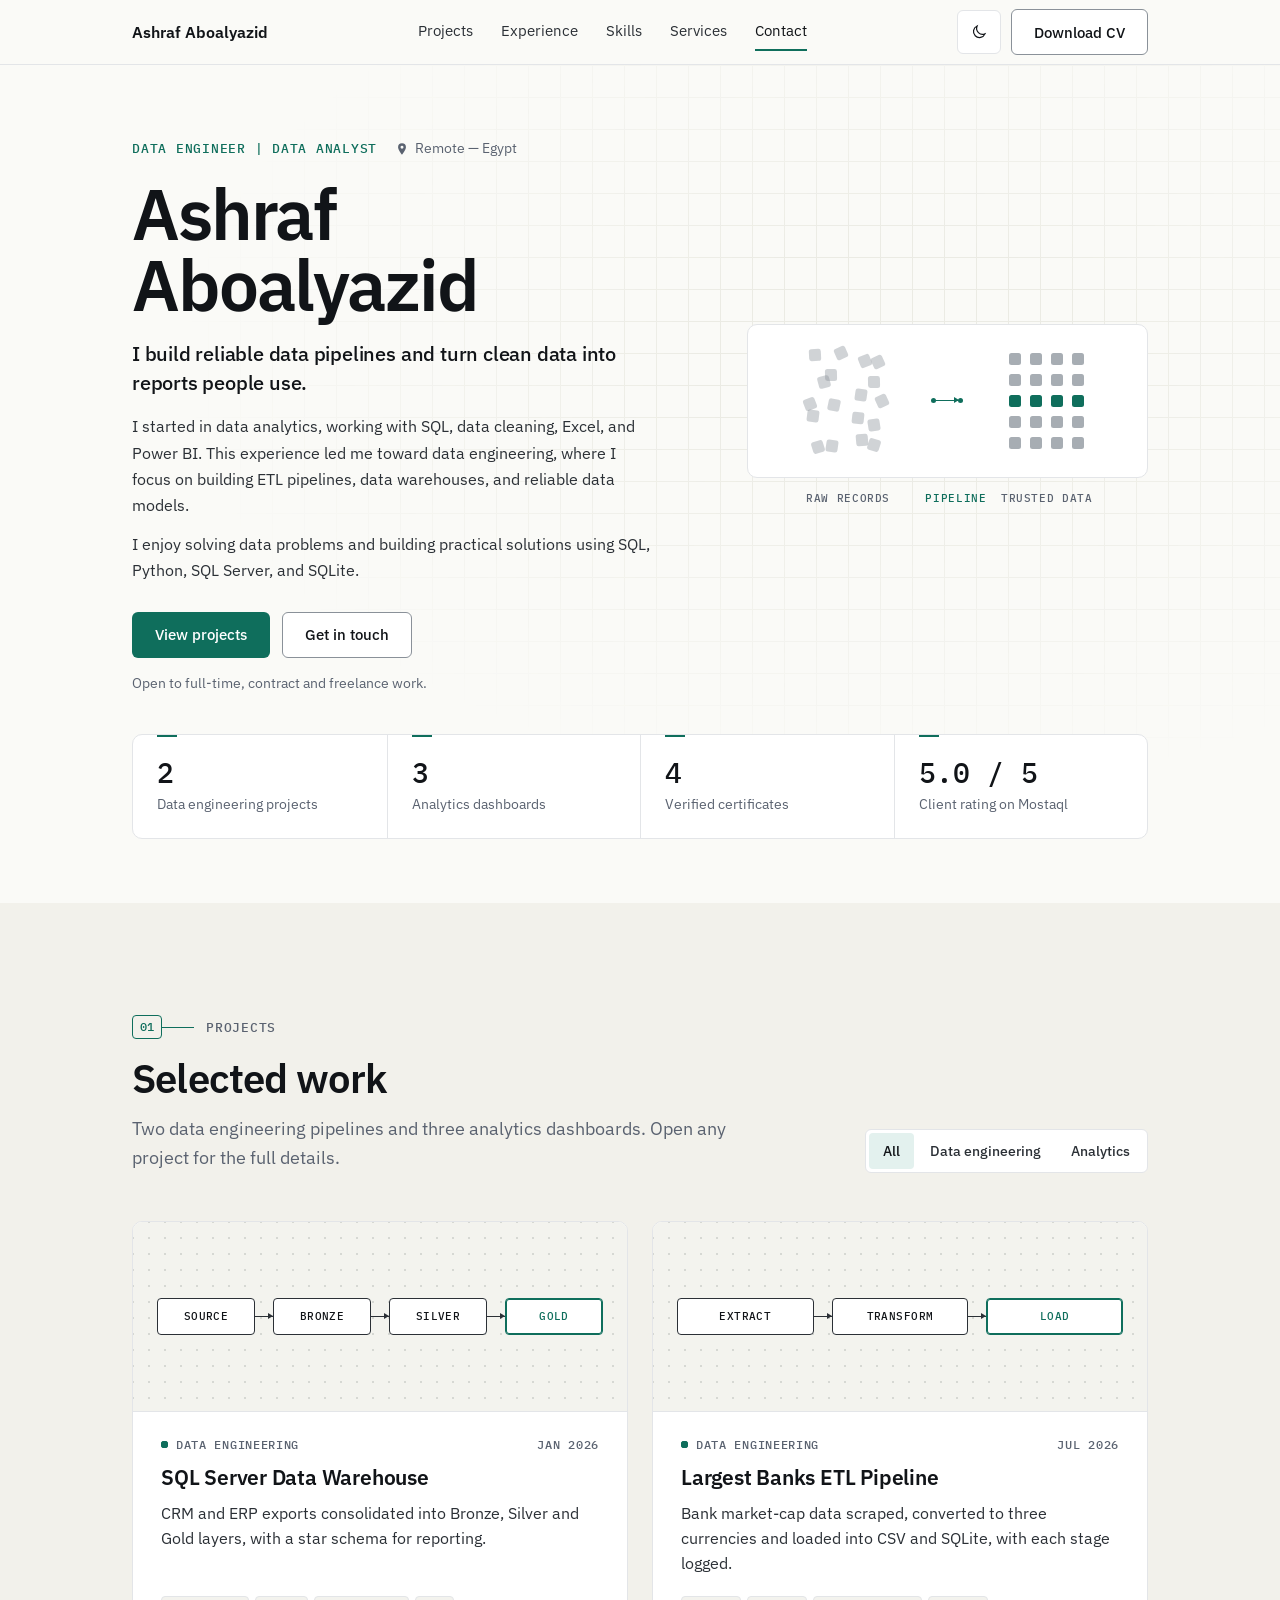
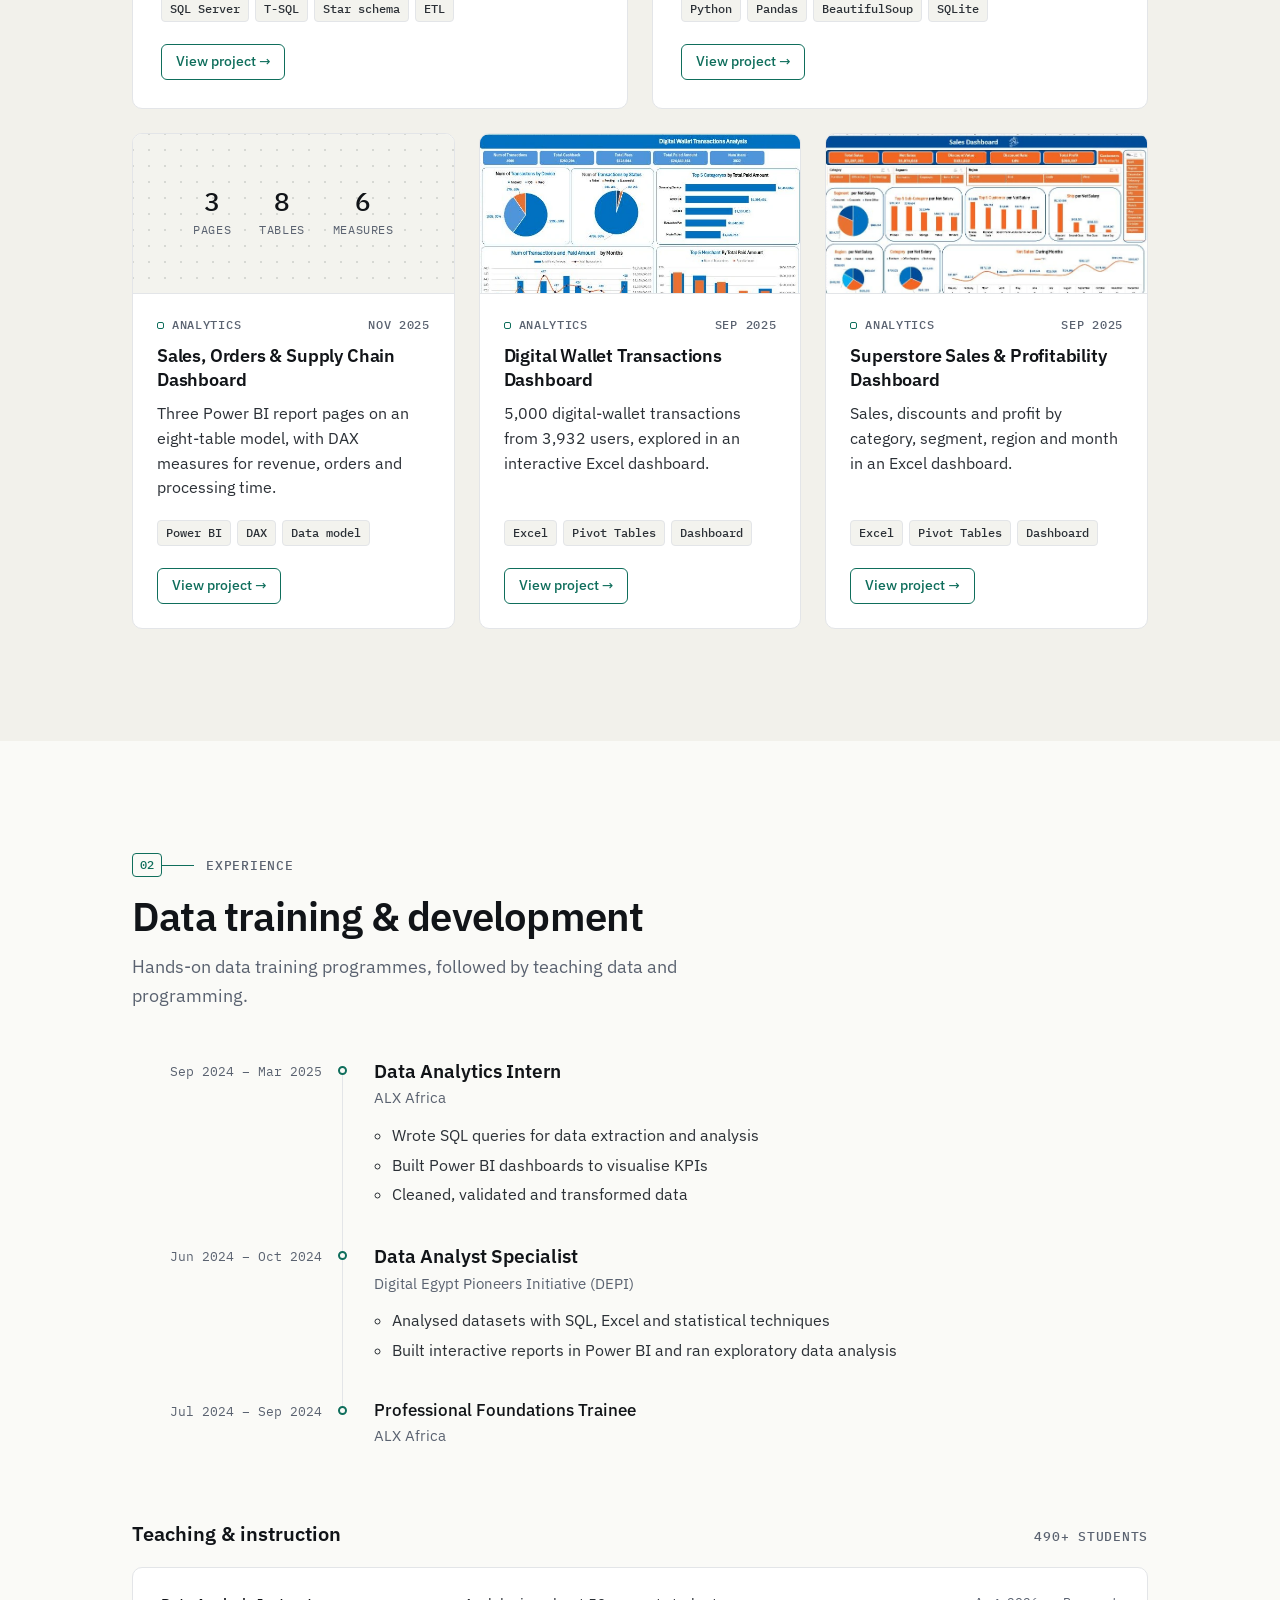
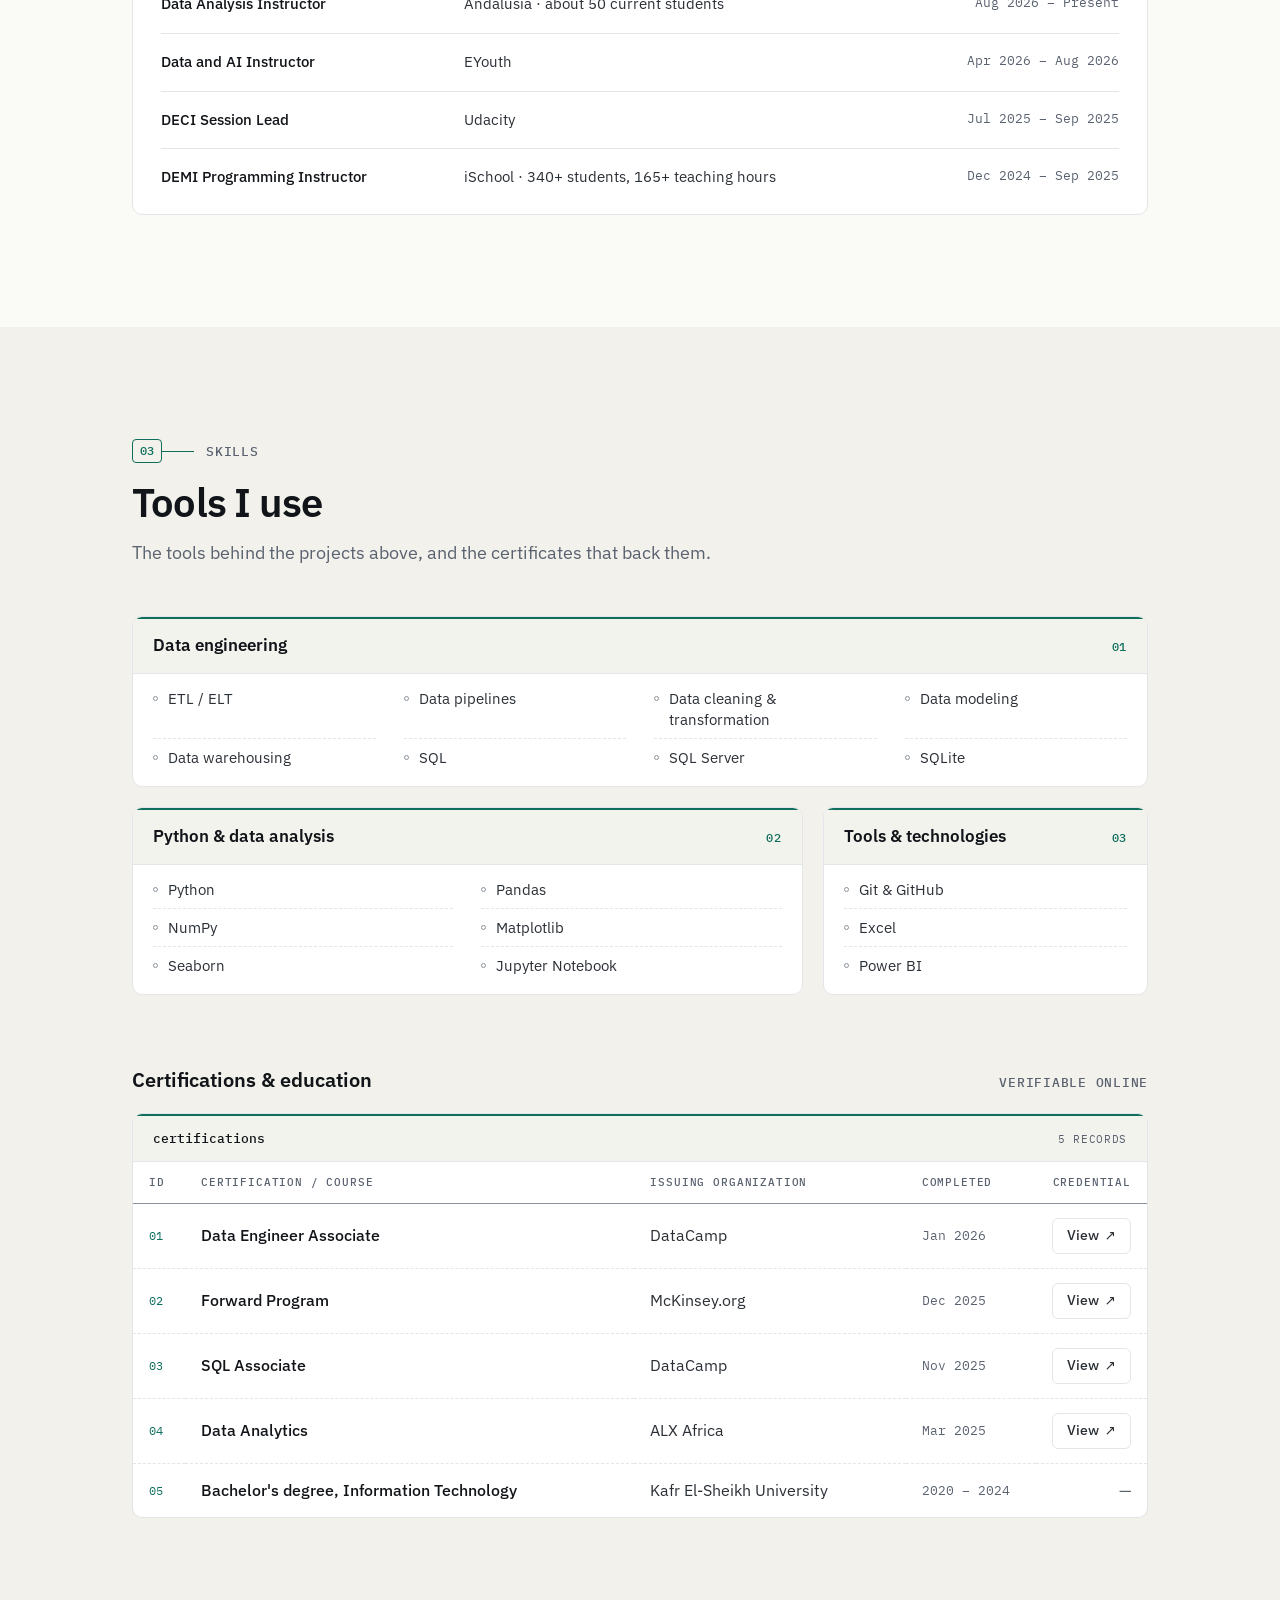
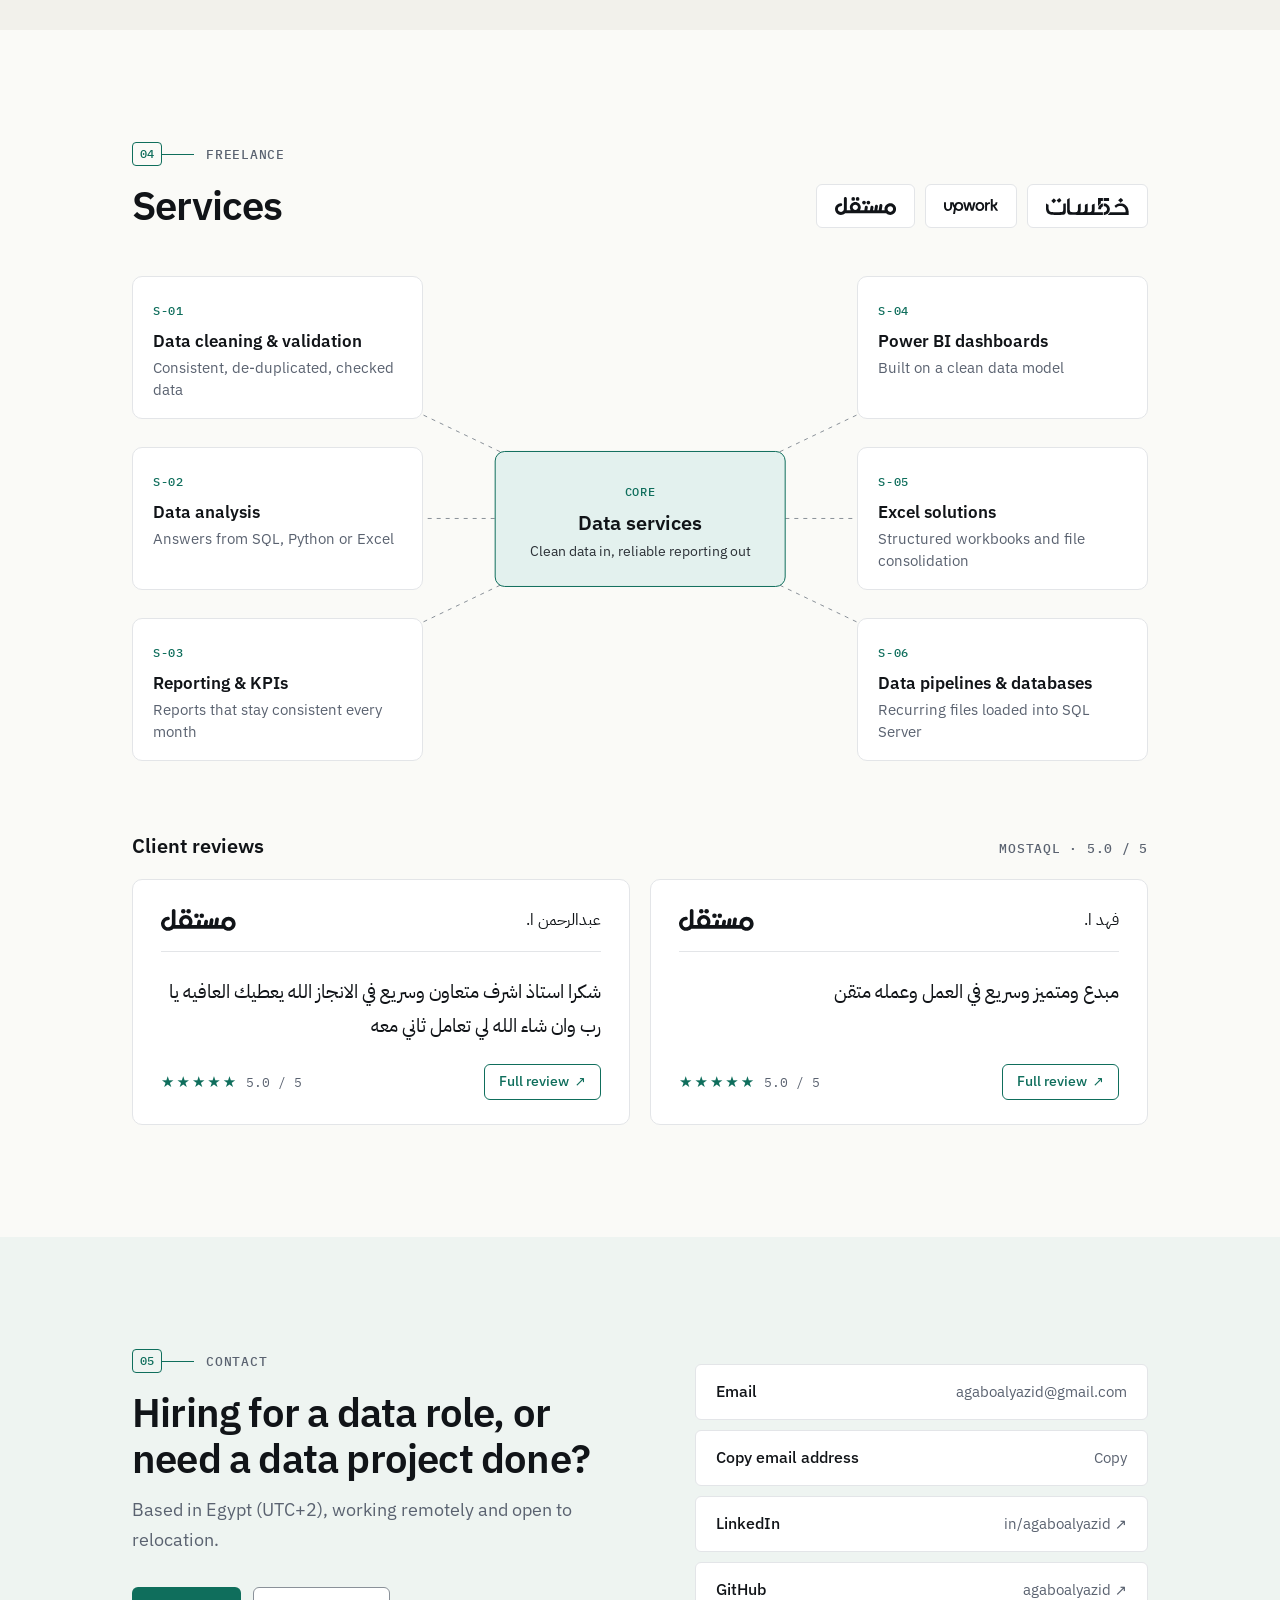
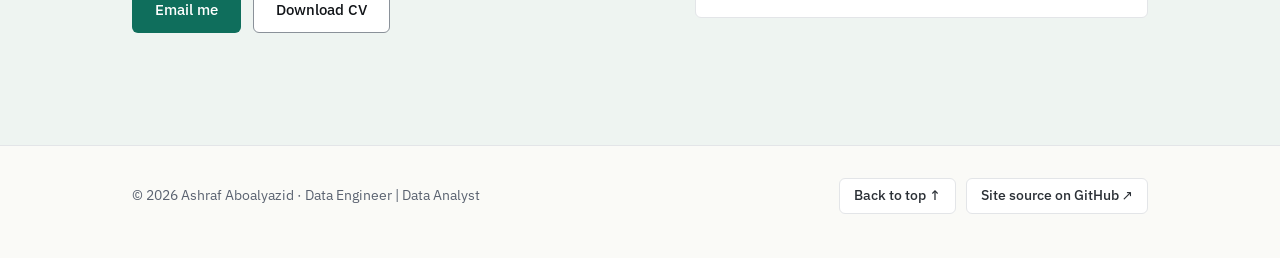
<file: index.html>
<!doctype html>
<html lang="en">
<head>
<meta charset="utf-8">
<meta name="viewport" content="width=device-width, initial-scale=1">
<title>Ashraf Aboalyazid · Data Engineer | Data Analyst</title>
<meta name="description" content="Data Engineer and Data Analyst building ETL pipelines and warehouse models with SQL Server and Python, and reporting in Power BI and Excel. Remote, Egypt.">
<link rel="canonical" href="https://agaboalyazid.github.io/Portfolio/">
<meta property="og:type" content="website">
<meta property="og:title" content="Ashraf Aboalyazid · Data Engineer | Data Analyst">
<meta property="og:description" content="Data Engineer and Data Analyst building ETL pipelines and warehouse models with SQL Server and Python, and reporting in Power BI and Excel. Remote, Egypt.">
<meta property="og:url" content="https://agaboalyazid.github.io/Portfolio/">
<meta property="og:image" content="https://agaboalyazid.github.io/Portfolio/assets/og/og-home.png">
<meta property="og:image:width" content="1200">
<meta property="og:image:height" content="630">
<meta name="twitter:card" content="summary_large_image">
<meta name="twitter:title" content="Ashraf Aboalyazid · Data Engineer | Data Analyst">
<meta name="twitter:description" content="Data Engineer and Data Analyst building ETL pipelines and warehouse models with SQL Server and Python, and reporting in Power BI and Excel. Remote, Egypt.">
<meta name="twitter:image" content="https://agaboalyazid.github.io/Portfolio/assets/og/og-home.png">
<meta name="theme-color" content="#FAFAF7" media="(prefers-color-scheme: light)">
<meta name="theme-color" content="#121416" media="(prefers-color-scheme: dark)">
<link rel="icon" href="favicon.svg" type="image/svg+xml">
<link rel="apple-touch-icon" href="apple-touch-icon.png">
<script>(function(){try{var t=localStorage.getItem('theme');if(t==='light'||t==='dark')document.documentElement.setAttribute('data-theme',t);}catch(e){}})();</script>
<link rel="preload" href="assets/fonts/ibm-plex-sans-latin-400-normal.woff2" as="font" type="font/woff2" crossorigin>
<link rel="preload" href="assets/fonts/ibm-plex-sans-latin-600-normal.woff2" as="font" type="font/woff2" crossorigin>
<link rel="stylesheet" href="assets/css/tokens.css">
<link rel="stylesheet" href="assets/css/main.css">
<script src="assets/js/main.js" defer></script>
<script type="application/ld+json">{"@context": "https://schema.org", "@type": "Person", "name": "Ashraf Aboalyazid", "jobTitle": "Data Engineer | Data Analyst", "url": "https://agaboalyazid.github.io/Portfolio/", "address": {"@type": "PostalAddress", "addressCountry": "EG"}, "sameAs": ["https://www.linkedin.com/in/agaboalyazid/", "https://github.com/agaboalyazid"]}</script>
</head>
<body>
<a class="skip" href="#main">Skip to content</a>
<header class="site-header">
  <div class="wrap">
    <a class="logo" href="index.html">Ashraf Aboalyazid</a>
    <nav class="site-nav" id="site-nav" aria-label="Primary"><a href="#projects">Projects</a><a href="#experience">Experience</a><a href="#skills">Skills</a><a href="#services">Services</a><a href="#contact">Contact</a></nav>
    <div class="header-tools">
      <button class="icon-btn theme-toggle" type="button" aria-label="Switch theme" aria-pressed="false"><svg class="icon-moon" viewBox="0 0 24 24" fill="none" stroke="currentColor" stroke-width="1.6" aria-hidden="true"><path d="M20 14.5A8 8 0 0 1 9.5 4a8 8 0 1 0 10.5 10.5z"/></svg><svg class="icon-sun" viewBox="0 0 24 24" fill="none" stroke="currentColor" stroke-width="1.6" aria-hidden="true"><circle cx="12" cy="12" r="4.5"/><path d="M12 2.5v2.2M12 19.3v2.2M2.5 12h2.2M19.3 12h2.2M5.3 5.3l1.6 1.6M17.1 17.1l1.6 1.6M5.3 18.7l1.6-1.6M17.1 6.9l1.6-1.6"/></svg></button>
      <a class="btn btn-secondary header-cv" href="assets/cv/ashraf-aboalyazid-cv.pdf">Download CV</a>
      <button class="icon-btn menu-toggle" type="button" aria-label="Open menu" aria-expanded="false" aria-controls="site-nav"><svg viewBox="0 0 24 24" fill="none" stroke="currentColor" stroke-width="1.6" aria-hidden="true"><path d="M4 7h16M4 12h16M4 17h16"/></svg></button>
    </div>
  </div>
</header>
<main id="main">
  <section class="hero" id="home" aria-labelledby="hero-title">
    <div class="wrap">
      <div class="hero-grid">
        <div class="hero-intro">
          <p class="hero-meta"><span class="label">Data Engineer | Data Analyst</span><span class="loc"><svg viewBox="0 0 16 16" aria-hidden="true" focusable="false"><path d="M8 1.5a4.5 4.5 0 0 0-4.5 4.5c0 3.2 4.5 8.5 4.5 8.5s4.5-5.3 4.5-8.5A4.5 4.5 0 0 0 8 1.5Zm0 6.2a1.7 1.7 0 1 1 0-3.4 1.7 1.7 0 0 1 0 3.4Z" fill="currentColor"/></svg>Remote — Egypt</span></p>
          <h1 id="hero-title">Ashraf Aboalyazid</h1>
          <p class="tagline">I build reliable data pipelines and turn clean data into reports people use.</p>
          <div class="summary">
            <p>I started in data analytics, working with SQL, data cleaning, Excel, and Power BI. This experience led me toward data engineering, where I focus on building ETL pipelines, data warehouses, and reliable data models.</p>
            <p>I enjoy solving data problems and building practical solutions using SQL, Python, SQL Server, and SQLite.</p>
          </div>
          <div class="actions"><a class="btn btn-primary" href="#projects">View projects</a><a class="btn btn-secondary" href="#contact">Get in touch</a></div>
          <p class="availability">Open to full-time, contract and freelance work.</p>
        </div>
        <figure class="identity" aria-labelledby="identity-cap">
          <div class="id-board" role="img" aria-label="Scattered marks on the left pass through a pipeline and come out as aligned rows on the right">
            <div class="id-grid raw"><i class="c" style="--dx:-2px;--dy:-4px;--r:-3deg"></i><i class="c" style="--dx:3px;--dy:-6px;--r:-24deg"></i><i class="c" style="--dx:6px;--dy:2px;--r:-22deg"></i><i class="c" style="--dx:-2px;--dy:3px;--r:-25deg"></i><i class="c" style="--dx:7px;--dy:2px;--r:-15deg"></i><i class="c" style="--dx:-7px;--dy:-5px;--r:-1deg"></i><i class="c gap" style="--dx:-1px;--dy:-5px;--r:-13deg"></i><i class="c" style="--dx:-6px;--dy:2px;--r:-1deg"></i><i class="c" style="--dx:-7px;--dy:3px;--r:-21deg"></i><i class="c" style="--dx:-4px;--dy:4px;--r:12deg"></i><i class="c" style="--dx:2px;--dy:-6px;--r:8deg"></i><i class="c" style="--dx:2px;--dy:0px;--r:-25deg"></i><i class="c" style="--dx:-4px;--dy:-6px;--r:7deg"></i><i class="c gap" style="--dx:6px;--dy:-4px;--r:-10deg"></i><i class="c" style="--dx:-1px;--dy:-4px;--r:6deg"></i><i class="c" style="--dx:-6px;--dy:3px;--r:-9deg"></i><i class="c" style="--dx:1px;--dy:4px;--r:-17deg"></i><i class="c" style="--dx:-6px;--dy:3px;--r:8deg"></i><i class="c" style="--dx:3px;--dy:-3px;--r:-5deg"></i><i class="c" style="--dx:-6px;--dy:2px;--r:17deg"></i></div>
            <div class="id-pipe"><span class="dot"></span><span class="line"></span><span class="dot"></span></div>
            <div class="id-grid clean"><i class="c"></i><i class="c"></i><i class="c"></i><i class="c"></i><i class="c"></i><i class="c"></i><i class="c"></i><i class="c"></i><i class="c key"></i><i class="c key"></i><i class="c key"></i><i class="c key"></i><i class="c"></i><i class="c"></i><i class="c"></i><i class="c"></i><i class="c"></i><i class="c"></i><i class="c"></i><i class="c"></i></div>
          </div>
          <figcaption id="identity-cap"><span class="label">Raw records</span><span class="label mid">Pipeline</span><span class="label">Trusted data</span></figcaption>
        </figure>
      </div>
      <dl class="stats">
        <div><dt>Data engineering projects</dt><dd>2</dd></div>
        <div><dt>Analytics dashboards</dt><dd>3</dd></div>
        <div><dt>Verified certificates</dt><dd>4</dd></div>
        <div><dt>Client rating on Mostaql</dt><dd>5.0 / 5</dd></div>
      </dl>
    </div>
  </section>

  <section class="section band" id="projects" aria-labelledby="projects-title">
    <div class="wrap">
      <div class="section-head">
        <div>
          <div class="eyebrow"><span class="num">01</span><span class="rule" aria-hidden="true"></span><span class="label">Projects</span></div>
          <h2 id="projects-title">Selected work</h2>
          <p class="lede">Two data engineering pipelines and three analytics dashboards. Open any project for the full details.</p>
        </div>
        <div class="filter" role="group" aria-label="Filter projects" hidden>
          <button type="button" data-filter="all" aria-pressed="true">All</button>
          <button type="button" data-filter="engineering" aria-pressed="false"><span class="wide-only">Data e</span><span class="narrow-only">E</span>ngineering</button>
          <button type="button" data-filter="analytics" aria-pressed="false">Analytics</button>
        </div>
      </div>
      <p class="visually-hidden" id="filter-status" role="status"></p>
      <ul class="project-grid">
        <li data-category="engineering">
          <article class="card">
            <div class="card-visual"><div class="flow" role="img" aria-label="Pipeline: source files to Bronze, Silver and Gold layers"><div class="node">Source</div><div class="arrow"></div><div class="node">Bronze</div><div class="arrow"></div><div class="node">Silver</div><div class="arrow"></div><div class="node key">Gold</div></div></div>
            <div class="card-body">
              <p class="label meta"><span class="kind kind-engineering">Data engineering</span><span>Jan 2026</span></p>
              <h3><a href="projects/sql-data-warehouse/index.html">SQL Server Data Warehouse</a></h3>
              <p>CRM and ERP exports consolidated into Bronze, Silver and Gold layers, with a star schema for reporting.</p>
              <ul class="tags"><li>SQL Server</li><li>T-SQL</li><li>Star schema</li><li>ETL</li></ul>
              <span class="more btn btn-outline btn-sm" aria-hidden="true">View project →</span>
            </div>
          </article>
        </li>
        <li data-category="engineering">
          <article class="card">
            <div class="card-visual"><div class="flow" role="img" aria-label="Pipeline: extract, transform, load"><div class="node">Extract</div><div class="arrow"></div><div class="node">Transform</div><div class="arrow"></div><div class="node key">Load</div></div></div>
            <div class="card-body">
              <p class="label meta"><span class="kind kind-engineering">Data engineering</span><span>Jul 2026</span></p>
              <h3><a href="projects/largest-banks-etl/index.html">Largest Banks ETL Pipeline</a></h3>
              <p>Bank market-cap data scraped, converted to three currencies and loaded into CSV and SQLite, with each stage logged.</p>
              <ul class="tags"><li>Python</li><li>Pandas</li><li>BeautifulSoup</li><li>SQLite</li></ul>
              <span class="more btn btn-outline btn-sm" aria-hidden="true">View project →</span>
            </div>
          </article>
        </li>
        <li data-category="analytics">
          <article class="card">
            <div class="card-visual"><div class="facts-visual"><div class="row"><div><b>3</b><span>pages</span></div><div><b>8</b><span>tables</span></div><div><b>6</b><span>measures</span></div></div></div></div>
            <div class="card-body">
              <p class="label meta"><span class="kind kind-analytics">Analytics</span><span>Nov 2025</span></p>
              <h3><a href="projects/sales-orders-supply-chain/index.html">Sales, Orders &amp; Supply Chain Dashboard</a></h3>
              <p>Three Power BI report pages on an eight-table model, with DAX measures for revenue, orders and processing time.</p>
              <ul class="tags"><li>Power BI</li><li>DAX</li><li>Data model</li></ul>
              <span class="more btn btn-outline btn-sm" aria-hidden="true">View project →</span>
            </div>
          </article>
        </li>
        <li data-category="analytics">
          <article class="card">
            <div class="card-visual has-img"><img class="" src="assets/img/projects/digital-wallet-dashboard.webp" width="612" height="377" alt="Excel dashboard for digital wallet transactions" loading="lazy" decoding="async"></div>
            <div class="card-body">
              <p class="label meta"><span class="kind kind-analytics">Analytics</span><span>Sep 2025</span></p>
              <h3><a href="projects/digital-wallet-transactions/index.html">Digital Wallet Transactions Dashboard</a></h3>
              <p>5,000 digital-wallet transactions from 3,932 users, explored in an interactive Excel dashboard.</p>
              <ul class="tags"><li>Excel</li><li>Pivot Tables</li><li>Dashboard</li></ul>
              <span class="more btn btn-outline btn-sm" aria-hidden="true">View project →</span>
            </div>
          </article>
        </li>
        <li data-category="analytics">
          <article class="card">
            <div class="card-visual has-img"><img class="" src="assets/img/projects/superstore-dashboard.webp" width="723" height="380" alt="Excel dashboard for Superstore sales analysis" loading="lazy" decoding="async"></div>
            <div class="card-body">
              <p class="label meta"><span class="kind kind-analytics">Analytics</span><span>Sep 2025</span></p>
              <h3><a href="projects/superstore-sales-profitability/index.html">Superstore Sales &amp; Profitability Dashboard</a></h3>
              <p>Sales, discounts and profit by category, segment, region and month in an Excel dashboard.</p>
              <ul class="tags"><li>Excel</li><li>Pivot Tables</li><li>Dashboard</li></ul>
              <span class="more btn btn-outline btn-sm" aria-hidden="true">View project →</span>
            </div>
          </article>
        </li>
      </ul>
    </div>
  </section>

  <section class="section" id="experience" aria-labelledby="experience-title">
    <span id="about"></span><span id="journey"></span>
    <div class="wrap">
      <div class="section-head">
        <div>
          <div class="eyebrow"><span class="num">02</span><span class="rule" aria-hidden="true"></span><span class="label">Experience</span></div>
          <h2 id="experience-title">Data training &amp; development</h2>
          <p class="lede">Hands-on data training programmes, followed by teaching data and programming.</p>
        </div>
      </div>
      <ol class="timeline">
        <li><p class="when">Sep 2024 – Mar 2025</p><div class="entry"><h3>Data Analytics Intern</h3><p class="org">ALX Africa</p><ul><li>Wrote SQL queries for data extraction and analysis</li><li>Built Power BI dashboards to visualise KPIs</li><li>Cleaned, validated and transformed data</li></ul></div></li>
        <li><p class="when">Jun 2024 – Oct 2024</p><div class="entry"><h3>Data Analyst Specialist</h3><p class="org">Digital Egypt Pioneers Initiative (DEPI)</p><ul><li>Analysed datasets with SQL, Excel and statistical techniques</li><li>Built interactive reports in Power BI and ran exploratory data analysis</li></ul></div></li>
        <li class="minor"><p class="when">Jul 2024 – Sep 2024</p><div class="entry"><h3>Professional Foundations Trainee</h3><p class="org">ALX Africa</p></div></li>
      </ol>
      <div class="block-title"><h3>Teaching &amp; instruction</h3><span class="label">490+ students</span></div>
      <div class="panel teaching">
        <table class="simple-table">
          <caption class="visually-hidden">Teaching roles</caption>
          <tbody>
            <tr><th scope="row">Data Analysis Instructor</th><td>Andalusia · about 50 current students</td><td class="when">Aug 2026 – Present</td></tr>
            <tr><th scope="row">Data and AI Instructor</th><td>EYouth</td><td class="when">Apr 2026 – Aug 2026</td></tr>
            <tr><th scope="row">DECI Session Lead</th><td>Udacity</td><td class="when">Jul 2025 – Sep 2025</td></tr>
            <tr><th scope="row">DEMI Programming Instructor</th><td>iSchool · 340+ students, 165+ teaching hours</td><td class="when">Dec 2024 – Sep 2025</td></tr>
          </tbody>
        </table>
      </div>
    </div>
  </section>

  <section class="section band" id="skills" aria-labelledby="skills-title">
    <div class="wrap">
      <div class="section-head">
        <div>
          <div class="eyebrow"><span class="num">03</span><span class="rule" aria-hidden="true"></span><span class="label">Skills</span></div>
          <h2 id="skills-title">Tools I use</h2>
          <p class="lede">The tools behind the projects above, and the certificates that back them.</p>
        </div>
      </div>
      <ul class="skills">
        <li class="sk-wide"><div class="entity-head"><h3>Data engineering</h3><span class="label">01</span></div><ul class="fields cols-2"><li>ETL / ELT</li><li>Data pipelines</li><li>Data cleaning &amp; transformation</li><li>Data modeling</li><li>Data warehousing</li><li>SQL</li><li>SQL Server</li><li>SQLite</li></ul></li>
        <li class="sk-mid"><div class="entity-head"><h3>Python &amp; data analysis</h3><span class="label">02</span></div><ul class="fields cols-2"><li>Python</li><li>Pandas</li><li>NumPy</li><li>Matplotlib</li><li>Seaborn</li><li>Jupyter Notebook</li></ul></li>
        <li class="sk-narrow"><div class="entity-head"><h3>Tools &amp; technologies</h3><span class="label">03</span></div><ul class="fields cols-1"><li>Git &amp; GitHub</li><li>Excel</li><li>Power BI</li></ul></li>
      </ul>
      <div class="block-title" id="certifications"><h3>Certifications &amp; education</h3><span class="label">Verifiable online</span></div>
      <div class="records">
        <div class="rec-head"><span class="rec-name">certifications</span><span class="rec-count">5 records</span></div>
        <table class="rec-table">
          <caption class="visually-hidden">Certifications and education</caption>
          <thead>
            <tr>
              <th scope="col" class="c-id">ID</th>
              <th scope="col">Certification / course</th>
              <th scope="col">Issuing organization</th>
              <th scope="col" class="c-when">Completed</th>
              <th scope="col" class="c-cred">Credential</th>
            </tr>
          </thead>
          <tbody>
          <tr>
            <td class="c-id">01</td>
            <th scope="row" data-col="Name">Data Engineer Associate</th>
            <td data-col="Issuer">DataCamp</td>
            <td class="c-when" data-col="Completed">Jan 2026</td>
            <td class="c-cred" data-col="Credential"><a class="btn btn-subtle btn-sm" href="https://www.datacamp.com/certificate/DEA0012960381795">View<span class="visually-hidden"> Data Engineer Associate certificate</span> ↗</a></td>
          </tr>
          <tr>
            <td class="c-id">02</td>
            <th scope="row" data-col="Name">Forward Program</th>
            <td data-col="Issuer">McKinsey.org</td>
            <td class="c-when" data-col="Completed">Dec 2025</td>
            <td class="c-cred" data-col="Credential"><a class="btn btn-subtle btn-sm" href="https://www.credly.com/badges/53489a5b-3e1a-4555-b13c-2518be64969a">View<span class="visually-hidden"> Forward Program badge</span> ↗</a></td>
          </tr>
          <tr>
            <td class="c-id">03</td>
            <th scope="row" data-col="Name">SQL Associate</th>
            <td data-col="Issuer">DataCamp</td>
            <td class="c-when" data-col="Completed">Nov 2025</td>
            <td class="c-cred" data-col="Credential"><a class="btn btn-subtle btn-sm" href="https://www.datacamp.com/certificate/SQA0011038731836">View<span class="visually-hidden"> SQL Associate certificate</span> ↗</a></td>
          </tr>
          <tr>
            <td class="c-id">04</td>
            <th scope="row" data-col="Name">Data Analytics</th>
            <td data-col="Issuer">ALX Africa</td>
            <td class="c-when" data-col="Completed">Mar 2025</td>
            <td class="c-cred" data-col="Credential"><a class="btn btn-subtle btn-sm" href="https://savanna.alxafrica.com/certificates/yShH9c2M3f">View<span class="visually-hidden"> Data Analytics certificate</span> ↗</a></td>
          </tr>
          <tr>
            <td class="c-id">05</td>
            <th scope="row" data-col="Name">Bachelor's degree, Information Technology</th>
            <td data-col="Issuer">Kafr El-Sheikh University</td>
            <td class="c-when" data-col="Completed">2020 – 2024</td>
            <td class="c-cred" data-col="Credential"><span class="none" aria-hidden="true">—</span><span class="visually-hidden">No online credential</span></td>
          </tr>
          </tbody>
        </table>
      </div>
    </div>
  </section>

  <section class="section" id="services" aria-labelledby="services-title">
    <div class="wrap">
      <div class="section-head">
        <div>
          <div class="eyebrow"><span class="num">04</span><span class="rule" aria-hidden="true"></span><span class="label">Freelance</span></div>
          <h2 id="services-title">Services</h2>
          
        </div>
        <ul class="platforms">
          <li><a class="plat plat-mostaql" href="https://mostaql.com/u/agaboalyazid"><svg class="plat-logo logo-mostaql" viewBox="0 0 414 122" xmlns="http://www.w3.org/2000/svg" aria-hidden="true" focusable="false"><g transform="translate(0.059437, 0.195000)" fill="currentColor" fill-rule="nonzero"><circle cx="123.491563" cy="12.573" r="12.573"/><circle cx="153.090563" cy="12.573" r="12.573"/><circle cx="196.606563" cy="37.67" r="12.573"/><circle cx="226.205563" cy="37.67" r="12.573"/><path d="M374.709563,42.623 C353.083563,42.623 335.491563,60.215 335.491563,81.841 C335.491563,84.257 335.722563,86.618 336.142563,88.915 C330.741563,88.916 324.037563,88.916 316.490563,88.917 L321.137563,58.675 C321.982563,53.136 318.177563,47.96 312.638563,47.114 C307.110563,46.291 301.923563,50.074 301.077563,55.613 L295.960563,88.92 C293.044563,88.92 290.080563,88.921 287.077563,88.921 L291.057563,63.174 C291.902563,57.635 288.097563,52.459 282.558563,51.613 C277.026563,50.79 271.843563,54.573 270.997563,60.112 L266.543563,88.924 C263.622563,88.924 260.707563,88.925 257.809563,88.925 L260.602563,70.621 C261.447563,65.082 257.641563,59.906 252.103563,59.06 C246.571563,58.237 241.388563,62.02 240.542563,67.559 L237.281563,88.928 C230.973563,88.929 224.968563,88.93 219.444563,88.931 L222.238563,70.621 C223.083563,65.082 219.277563,59.906 213.739563,59.06 C208.207563,58.237 203.024563,62.02 202.178563,67.559 L198.919563,88.918 L169.379563,88.918 C172.732563,83.35 174.665563,76.835 174.665563,69.876 C174.665563,49.46 158.056563,32.851 137.640563,32.851 C117.224563,32.851 100.615563,49.46 100.615563,69.876 C100.615563,76.836 102.548563,83.351 105.901563,88.918 L79.4215629,88.918 C79.8435629,86.534 80.0655629,84.072 80.0675629,81.531 C80.0685629,79.278 80.0675629,77.026 80.0665629,74.773 C80.0665629,74.764 80.0675629,74.756 80.0675629,74.748 L80.2625629,10.031 C80.2625629,4.493 75.7725629,0.002 70.2335629,0.002 C64.6945629,0.002 60.2045629,4.493 60.2045629,10.031 L60.2065629,17.446 L60.2065629,17.446 C60.2065629,17.504 60.2065629,17.561 60.2065629,17.619 L60.2215629,74.997 C60.2155629,77.163 60.2085629,79.346 60.2005629,81.568 C60.1515629,94.82 46.2775629,104.007 33.7985629,100.477 C24.7625629,97.92 18.8175629,89.3 19.6565629,79.97 C20.5195629,70.376 28.0635629,63.175 38.0915629,62.374 C45.1465629,61.81 49.3255629,57.65 48.8835629,51.63 C48.4505629,45.736 43.5125629,42.107 36.5525629,42.568 C19.0615629,43.726 4.67256288,56.212 0.96456288,73.103 C-2.83943712,90.435 4.81256288,107.882 20.3085629,116.289 C35.6835629,124.63 56.3755629,121.846 68.6935629,109.424 L346.880563,109.424 C353.991563,116.598 363.833563,121.061 374.709563,121.061 C396.333563,121.061 413.925563,103.469 413.925563,81.843 C413.925563,60.217 396.333563,42.623 374.709563,42.623 Z M137.638563,52.005 C147.491563,52.005 155.507563,60.02 155.507563,69.874 C155.507563,79.728 147.491563,87.743 137.638563,87.743 C127.785563,87.743 119.769563,79.728 119.769563,69.874 C119.770563,60.02 127.786563,52.005 137.638563,52.005 Z M374.709563,100.768 C364.272563,100.768 355.782563,92.278 355.782563,81.841 C355.782563,71.404 364.272563,62.914 374.709563,62.914 C385.144563,62.914 393.634563,71.404 393.634563,81.841 C393.634563,92.278 385.144563,100.768 374.709563,100.768 Z"/></g></svg><span class="visually-hidden">Mostaql</span></a></li>
          <li><a class="plat plat-upwork" href="https://www.upwork.com/freelancers/~010edc52bc84b15766?mp_source=share"><svg class="plat-logo logo-upwork" xmlns="http://www.w3.org/2000/svg" viewBox="0.48 0 101.04 28" aria-hidden="true" focusable="false" fill="currentColor"><path d="M28.18 19.06A6.54 6.54 0 0123 16c.67-5.34 2.62-7 5.2-7s4.54 2 4.54 5-2 5-4.54 5m0-13.34a7.77 7.77 0 00-7.9 6.08 26 26 0 01-1.93-5.62H12v7.9c0 2.87-1.3 5-3.85 5s-4-2.12-4-5v-7.9H.49v7.9A8.61 8.61 0 002.6 20a7.27 7.27 0 005.54 2.35c4.41 0 7.5-3.39 7.5-8.24V8.77a25.87 25.87 0 003.66 8.05L17.34 28h3.72l1.29-7.92a11 11 0 001.36 1 8.32 8.32 0 004.14 1.28h.34A8.1 8.1 0 0036.37 14a8.12 8.12 0 00-8.19-8.31M80.8 7.86V6.18h-3.6v15.63h3.65v-6.12c0-3.77.34-6.48 5.4-6.13V6c-2.36-.18-4.2.31-5.45 1.87M55.51 6.17 52.87 17.11 50.05 6.17 45.41 6.17 42.59 17.11 39.95 6.17 36.26 6.17 40.31 21.82 44.69 21.82 47.73 10.71 50.74 21.82 55.12 21.82 59.4 6.17ZM67.42 19.07c-2.59 0-4.53-2.05-4.53-5s2-5 4.53-5S72 11 72 14s-2 5-4.54 5m0-13.35A8.1 8.1 0 0059.25 14a8.18 8.18 0 1016.35 0 8.11 8.11 0 00-8.18-8.31m24.05 8.44h.84l5.09 7.69h4.11l-5.85-8.53a7.66 7.66 0 004.74-7.11h-3.63c0 3.37-2.66 4.65-5.3 4.65V0h-3.65v21.82h3.64z"/></svg><span class="visually-hidden">Upwork</span></a></li>
          <li><a class="plat plat-khamsat" href="https://khamsat.com/user/agaboalyazid"><svg class="plat-logo logo-khamsat" viewBox="0 0 321 66" xmlns="http://www.w3.org/2000/svg" aria-hidden="true" focusable="false"><path fill="currentColor" fill-rule="evenodd" d="M21.93 65.5C21.81 65.05 21.59 65 19.53 65C17.52 65 17.24 64.94 17 64.5C16.79 64.1 16.48 64 15.5 64C14.52 64 14.21 63.9 14 63.5C13.83 63.17 13.48 63 13 63C12.52 63 12.17 62.83 12 62.5C11.83 62.19 11.47 62 11.05 62C10.58 62 10.11 61.7 9.5 61C8.96 60.39 8.41 60 8.05 60C7.28 60 5 57.72 5 56.95C5 56.59 4.61 56.04 4 55.5C3.3 54.89 3 54.42 3 53.95C3 53.53 2.81 53.17 2.5 53C2.1 52.79 2 52.48 2 51.5C2 50.52 1.9 50.21 1.5 50C1.07 49.77 1 49.48 1 47.97C1 46.41 0.94 46.19 0.5 46.07C0.01 45.94 -0 45.73 -0 33.47C-0 22.69 0.05 21 0.37 21C0.57 21 0.85 21.22 1 21.5C1.17 21.81 1.53 22 1.95 22C2.42 22 2.89 22.3 3.5 23C4.11 23.7 4.58 24 5.05 24C5.47 24 5.83 24.19 6 24.5C6.17 24.83 6.52 25 7 25C7.47 25 7.83 25.17 7.99 25.48C8.15 25.78 8.57 26 9.06 26.05L9.88 26.12L9.94 34.43C10 42.43 10.03 42.75 10.5 43C10.93 43.23 11 43.53 11 45C11 46.48 11.07 46.77 11.5 47C11.83 47.17 12 47.52 12 48C12 48.48 12.17 48.83 12.5 49C12.8 49.16 13 49.52 13 49.9C13 50.73 14.27 52 15.1 52C15.48 52 15.84 52.2 16 52.5C16.17 52.83 16.52 53 17 53C17.48 53 17.83 53.17 18 53.5C18.17 53.83 18.52 54 19 54C19.48 54 19.83 54.17 20 54.5C20.26 54.99 20.52 55 40.5 55C60.48 55 60.74 54.99 61 54.5C61.17 54.17 61.52 54 62 54C62.47 54 62.83 53.83 62.99 53.52C63.15 53.22 63.57 53 64.06 52.95C64.78 52.88 64.88 52.78 64.95 52.06C65 51.57 65.22 51.15 65.52 50.99C65.83 50.83 66 50.47 66 50C66 49.52 66.17 49.17 66.5 49C66.98 48.74 67 48.43 67.06 35.43L67.12 22.12L68.44 22.05C69.44 21.99 69.81 21.86 70.01 21.48C70.26 21.02 70.51 20.99 73.58 21.06L76.88 21.12L76.94 38.93C77 56.53 77 56.73 76.5 57C76.17 57.17 76 57.52 76 58C76 58.48 75.83 58.83 75.5 59C75.2 59.16 75 59.52 75 59.89C75 60.77 71.77 64 70.89 64C70.52 64 70.16 64.2 70 64.5C69.79 64.9 69.48 65 68.47 65C67.41 65 67.18 65.08 67.07 65.5C66.94 66 66.73 66 44.5 66C22.27 66 22.06 66 21.93 65.5ZM92.93 65.5C92.82 65.08 92.59 65 91.53 65C90.52 65 90.21 64.9 90 64.5C89.84 64.21 89.48 64 89.11 64C88.23 64 84 59.77 84 58.89C84 58.52 83.79 58.16 83.5 58C83.1 57.79 83 57.48 83 56.5C83 55.52 82.9 55.21 82.5 55C82.01 54.74 82 54.48 82 30.6L82 6.48L83.24 5.24C84 4.48 84.7 4 85.05 4C85.41 4 85.96 3.61 86.5 3C87.11 2.3 87.58 2 88.05 2C88.47 2 88.83 1.81 89 1.5C89.18 1.17 89.52 1 90.03 1C90.59 1 90.83 0.86 90.93 0.5C91 0.22 91.27 0 91.53 0C91.99 0 92 0.65 92 23.37C92 46.48 92.01 46.74 92.5 47C92.92 47.23 93 47.52 93 48.89L93 50.52L94.74 52.26C96.38 53.9 96.55 54 97.61 54C98.48 54 98.79 54.11 99 54.5C99.26 54.99 99.52 55 109 55C118.48 55 118.74 54.99 119 54.5C119.16 54.2 119.52 54 119.9 54C120.73 54 122 52.73 122 51.9C122 51.52 122.2 51.16 122.5 51C122.9 50.79 123 50.48 123 49.5C123 48.52 123.1 48.21 123.5 48C123.99 47.74 124 47.48 124 37.1L124 26.46L124.73 25.73C125.32 25.14 125.68 25 126.6 25C127.48 25 127.79 24.89 128 24.5C128.17 24.17 128.52 24 129 24C129.48 24 129.83 23.83 130 23.5C130.17 23.17 130.52 23 131 23C131.48 23 131.83 22.83 132.01 22.49C132.24 22.05 132.48 21.99 133.58 22.05L134.88 22.12L134.94 35.43C135 48.53 135 48.73 134.5 49C134.07 49.23 134 49.52 134 51C134 52.49 133.93 52.77 133.49 53.01C133.1 53.21 132.99 53.48 133.05 54.08L133.12 54.88L139.43 54.94C145.52 55.01 145.74 54.99 146 54.5C146.16 54.2 146.52 54 146.9 54C147.32 54 147.93 53.59 148.76 52.76C149.88 51.64 150 51.41 150 50.4C150 49.52 150.11 49.21 150.5 49C150.99 48.74 151 48.48 151 37.6L151 26.46L151.73 25.73C152.32 25.14 152.68 25 153.6 25C154.48 25 154.79 24.89 155 24.5C155.17 24.17 155.52 24 156 24C156.48 24 156.83 23.83 157 23.5C157.21 23.1 157.52 23 158.5 23C159.49 23 159.79 22.9 160.01 22.49C160.21 22.1 160.48 21.99 161.08 22.05L161.88 22.12L161.94 36.43C162 50.53 162 50.73 161.5 51C161.11 51.21 161 51.52 161 52.48C161 53.44 160.89 53.76 160.46 54.05C159.23 54.87 160.09 55 166.51 55C172.48 55 172.74 54.98 173 54.5C173.16 54.2 173.52 54 173.9 54C174.76 54 177 51.76 177 50.9C177 50.52 177.2 50.16 177.5 50C177.99 49.74 178 49.48 178 38.6L178 27.48L179.24 26.24C180.07 25.41 180.68 25 181.1 25C181.48 25 181.84 24.8 182 24.5C182.21 24.1 182.52 24 183.5 24C184.48 24 184.79 23.9 185 23.5C185.17 23.17 185.52 23 186 23C186.48 23 186.83 22.83 187.01 22.49C187.21 22.1 187.48 21.99 188.08 22.05L188.88 22.12L188.94 35.93C189 49.53 189 49.73 188.5 50C188.07 50.23 188 50.52 188 52C188 53.49 187.93 53.77 187.48 54.01C185.98 54.81 186.98 54.87 204.02 55L220.88 55.12L220.94 60.56L221.01 66L157.03 66C93.27 66 93.06 66 92.93 65.5ZM224.06 60.56L224.12 55.12L225.93 55.05C227.43 54.99 227.79 54.89 228.01 54.49C228.21 54.12 228.53 54 229.39 54C230.48 54 230.58 53.93 233.26 51.26C235.93 48.58 236 48.48 236 47.39C236 46.52 236.11 46.21 236.5 46C236.94 45.76 237 45.48 237 43.5C237 41.52 236.94 41.24 236.5 41C236.11 40.79 236 40.48 236 39.58C236 38.56 235.89 38.32 235.02 37.52C234.4 36.94 234.01 36.35 233.96 35.87C233.89 35.25 233.75 35.11 233.13 35.04C232.65 34.99 232.06 34.6 231.48 33.98C230.87 33.32 230.36 33 229.92 33C229.53 33 229.16 32.81 229 32.51C228.78 32.09 228.43 32.01 226.43 31.95L224.12 31.88L224.12 26.5L224.12 21.12L227.42 21.06C230.52 20.99 230.74 21.02 231 21.49C231.21 21.9 231.52 22 232.5 22C233.48 22 233.79 22.1 234 22.5C234.17 22.81 234.53 23 234.95 23C235.42 23 235.89 23.3 236.5 24C237.03 24.61 237.6 25 237.94 25C238.78 25 244 30.27 244 31.11C244 31.48 244.21 31.84 244.5 32C244.83 32.17 245 32.52 245 33C245 33.48 245.17 33.83 245.5 34C245.83 34.17 246 34.52 246 35C246 35.48 246.17 35.83 246.5 36C246.93 36.23 247 36.52 247 38C247 39.48 247.07 39.77 247.5 40C247.95 40.24 248 40.52 248 43C248 45.48 247.95 45.76 247.5 46C247.06 46.24 247 46.52 247 48.5C247 50.48 246.94 50.76 246.5 51C246.17 51.17 246 51.52 246 52C246 52.48 245.83 52.83 245.5 53C245.19 53.17 245 53.53 245 53.95C245 54.42 244.7 54.89 244 55.5C243.39 56.04 243 56.6 243 56.94C243 57.78 238.73 62 237.89 62C237.52 62 237.16 62.21 237 62.5C236.83 62.83 236.48 63 236 63C235.52 63 235.17 63.17 235 63.5C234.83 63.83 234.48 64 234 64C233.52 64 233.17 64.17 233 64.5C232.79 64.9 232.48 65 231.47 65C230.41 65 230.18 65.08 230.07 65.5C229.95 65.96 229.73 66 226.97 66L223.99 66L224.06 60.56ZM240 65.74C240 65.59 241.35 64.13 243 62.5C245.26 60.27 246 59.37 246 58.9C246 58.52 246.2 58.16 246.5 58C246.8 57.84 247 57.48 247 57.1C247 56.73 247.31 56.16 247.73 55.73L248.46 55L278.67 54.94L308.88 54.88L308.94 51.07C309.01 47.48 308.99 47.26 308.51 47C308.1 46.79 308 46.48 308 45.5C308 44.52 307.9 44.21 307.5 44C307.17 43.83 307 43.48 307 43C307 42.52 306.83 42.17 306.5 42C306.17 41.83 306 41.48 306 41C306 40.52 305.83 40.17 305.5 40C305.2 39.84 305 39.48 305 39.11C305 38.28 301.77 35 300.95 35C300.6 35 300.04 34.61 299.5 34C298.89 33.3 298.42 33 297.95 33C297.53 33 297.17 32.81 297 32.5C296.77 32.07 296.48 32 295 32C293.52 32 293.23 31.93 293 31.5C292.75 31.03 292.48 31 288.5 31C284.52 31 284.25 31.03 284 31.5C283.77 31.93 283.48 32 282 32C280.52 32 280.23 32.07 280 32.5C279.83 32.83 279.48 33 279 33C278.52 33 278.17 33.17 278 33.5C277.84 33.8 277.48 34 277.09 34C276.63 34 275.93 34.53 274.5 36C273.26 37.26 272.35 38 272.01 38C271.28 38 269 35.69 269 34.95C269 34.59 268.61 34.04 268 33.5C267.28 32.87 267 32.43 267 31.91C267 31.41 266.85 31.16 266.5 31.07C266.23 31 266 30.82 266 30.68C266 30.18 268.48 28 269.06 28C269.4 28 269.96 27.61 270.5 27C271.08 26.34 271.59 26 272 26C272.41 26 272.92 25.66 273.5 25C274.11 24.3 274.58 24 275.05 24C275.47 24 275.83 23.81 276 23.5C276.21 23.1 276.52 23 277.5 23C278.48 23 278.79 22.9 279 22.5C279.23 22.07 279.52 22 281 22C282.48 22 282.77 21.93 283 21.5C283.26 21.02 283.52 21 289.5 21C295.48 21 295.74 21.02 296 21.5C296.23 21.93 296.52 22 298 22C299.48 22 299.77 22.07 300 22.5C300.21 22.9 300.52 23 301.5 23C302.48 23 302.79 23.1 303 23.5C303.17 23.81 303.53 24 303.95 24C304.42 24 304.89 24.3 305.5 25C306.03 25.61 306.6 26 306.94 26C307.78 26 315 33.27 315 34.11C315 34.48 315.21 34.84 315.5 35C315.83 35.17 316 35.52 316 36C316 36.48 316.17 36.83 316.5 37C316.83 37.17 317 37.52 317 38C317 38.48 317.17 38.83 317.5 39C317.9 39.21 318 39.52 318 40.5C318 41.48 318.1 41.79 318.5 42C318.9 42.21 319 42.52 319 43.5C319 44.48 319.1 44.79 319.5 45C319.95 45.24 320 45.52 320 48.03C320 50.59 320.04 50.81 320.5 50.93C320.99 51.05 321 51.27 321 58.53L321 66L280.5 66C252.17 66 240 65.92 240 65.74ZM203.17 43.84C203.08 43.74 203 42.23 203 40.47C203 37.52 203.04 37.25 203.5 37C203.9 36.79 204 36.48 204 35.5C204 34.52 204.1 34.21 204.5 34C204.81 33.83 205 33.47 205 33.05C205 32.58 205.3 32.11 206 31.5C206.61 30.96 207 30.4 207 30.06C207 29.27 211.27 25 212.06 25C212.4 25 212.96 24.61 213.5 24C214.11 23.3 214.58 23 215.05 23C215.47 23 215.83 22.81 216 22.5C216.21 22.1 216.52 22 217.5 22C218.49 22 218.79 21.9 219.01 21.49C219.21 21.1 219.48 20.99 220.08 21.05L220.88 21.12L220.88 27L220.88 32.88L220.16 32.96C219.16 33.07 215 37.23 215 38.11C215 38.47 214.8 38.84 214.51 39C214.09 39.22 214.01 39.57 213.95 41.57L213.88 43.88L208.61 43.94C205.71 43.98 203.27 43.93 203.17 43.84ZM202.07 31.64C201.96 31.45 201.9 24.25 201.94 15.64L202.01 0L211.51 0L221.01 0L220.94 5.94L220.88 11.88L217 12L213.12 12.12L213.06 16.34L212.99 20.55L212.26 21.28C211.86 21.67 211.3 22 211.01 22C210.27 22 205 27.3 205 28.06C205 28.4 204.61 28.97 204 29.5C203.23 30.18 203 30.56 203 31.19C203 32.05 202.45 32.32 202.07 31.64ZM26 16.5C23.34 13.76 22.48 13.02 21.95 13.01C21.53 13.01 21.16 12.8 21 12.5C20.85 12.22 20.57 12 20.37 12C20.16 12 20 11.89 20 11.75C20 11.61 22.14 9.36 24.75 6.75C29.69 1.8 30.38 1.34 31 2.5C31.16 2.79 31.52 3 31.89 3C32.78 3 38 8.22 38 9.11C38 9.48 38.21 9.84 38.5 10C39.6 10.59 39.15 11.36 35.75 14.75C33.51 17 32.34 18 31.94 18C31.59 18 31.05 18.38 30.53 19C30.06 19.55 29.61 20 29.53 19.99C29.44 19.98 27.86 18.41 26 16.5ZM46.01 14.54C43.5 11.99 42.45 11.09 41.89 11C41.28 10.9 41.11 10.73 41.05 10.19C40.98 9.64 41.29 9.2 42.73 7.76C43.79 6.69 44.69 6 45.01 6C45.34 6 46.43 5.09 48 3.5C50.32 1.14 50.52 1 51.49 1C52.46 1 52.65 1.14 55.75 4.25L59 7.49L59 9.51L59 11.52L57.76 12.76C57.04 13.48 56.3 14 55.98 14C55.65 14 54.89 14.58 54 15.5C52.97 16.57 52.37 17 51.91 17C51.52 17 51.16 17.2 51 17.5C50.39 18.64 49.56 18.15 46.01 14.54ZM287.69 17.25C287.31 16.86 287 16.3 287 16.01C287 15.22 282.69 11 281.89 11C281.52 11 281.16 10.79 281 10.5C280.85 10.22 280.57 10 280.37 10C280.16 10 280 9.89 280 9.75C280 9.24 286.48 3 287.01 3C287.53 3 290 0.74 290 0.26C290 0.12 290.23 0 290.5 0C290.77 0 291 0.12 291 0.27C291 0.74 292.44 2 292.99 2C293.78 2 298 6.31 298 7.11C298 7.48 298.21 7.84 298.5 8C298.83 8.17 299 8.52 299 9C299 9.48 298.83 9.83 298.5 10C298.2 10.16 298 10.52 298 10.9C298 11.69 296.74 13 296 13C295.65 13 294.75 13.72 293.5 15C292.07 16.47 291.37 17 290.91 17C290.52 17 290.16 17.2 290 17.5C289.61 18.24 288.51 18.12 287.69 17.25ZM224.17 11.84C224.08 11.74 224 9.04 224 5.83L224 0L234 0C242.62 0 244 0.05 244 0.37C244 0.57 244.23 0.85 244.5 1C244.99 1.26 245.01 1.48 244.94 6.57L244.88 11.88L234.61 11.94C228.96 11.98 224.26 11.93 224.17 11.84Z"/></svg><span class="visually-hidden">Khamsat</span></a></li>
        </ul>
      </div>
      <div class="star">
        <svg class="star-lines" viewBox="0 0 100 100" preserveAspectRatio="none" aria-hidden="true" focusable="false"><line class="ln ln-1" x1="16.7" y1="16.7" x2="50" y2="50"/><line class="ln ln-2" x1="16.7" y1="50" x2="50" y2="50"/><line class="ln ln-3" x1="16.7" y1="83.3" x2="50" y2="50"/><line class="ln ln-4" x1="83.3" y1="16.7" x2="50" y2="50"/><line class="ln ln-5" x1="83.3" y1="50" x2="50" y2="50"/><line class="ln ln-6" x1="83.3" y1="83.3" x2="50" y2="50"/></svg>
        <div class="hub"><span class="label">Core</span><p class="hub-title">Data services</p><p class="hub-sub">Clean data in, reliable reporting out</p></div>
        <ul class="services"><li class="svc svc-1"><span class="label">S-01</span><h3>Data cleaning &amp; validation</h3><p>Consistent, de-duplicated, checked data</p></li><li class="svc svc-2"><span class="label">S-02</span><h3>Data analysis</h3><p>Answers from SQL, Python or Excel</p></li><li class="svc svc-3"><span class="label">S-03</span><h3>Reporting &amp; KPIs</h3><p>Reports that stay consistent every month</p></li><li class="svc svc-4"><span class="label">S-04</span><h3>Power BI dashboards</h3><p>Built on a clean data model</p></li><li class="svc svc-5"><span class="label">S-05</span><h3>Excel solutions</h3><p>Structured workbooks and file consolidation</p></li><li class="svc svc-6"><span class="label">S-06</span><h3>Data pipelines &amp; databases</h3><p>Recurring files loaded into SQL Server</p></li></ul>
      </div>
      <div class="block-title"><h3>Client reviews</h3><span class="label">Mostaql · 5.0 / 5</span></div>
      <div class="reviews">
        <article class="review">
          <div class="review-head">
            <span class="platform"><svg class="mostaql-logo" viewBox="0 0 414 122" xmlns="http://www.w3.org/2000/svg" aria-hidden="true" focusable="false"><g transform="translate(0.059437, 0.195000)" fill="currentColor" fill-rule="nonzero"><circle cx="123.491563" cy="12.573" r="12.573"/><circle cx="153.090563" cy="12.573" r="12.573"/><circle cx="196.606563" cy="37.67" r="12.573"/><circle cx="226.205563" cy="37.67" r="12.573"/><path d="M374.709563,42.623 C353.083563,42.623 335.491563,60.215 335.491563,81.841 C335.491563,84.257 335.722563,86.618 336.142563,88.915 C330.741563,88.916 324.037563,88.916 316.490563,88.917 L321.137563,58.675 C321.982563,53.136 318.177563,47.96 312.638563,47.114 C307.110563,46.291 301.923563,50.074 301.077563,55.613 L295.960563,88.92 C293.044563,88.92 290.080563,88.921 287.077563,88.921 L291.057563,63.174 C291.902563,57.635 288.097563,52.459 282.558563,51.613 C277.026563,50.79 271.843563,54.573 270.997563,60.112 L266.543563,88.924 C263.622563,88.924 260.707563,88.925 257.809563,88.925 L260.602563,70.621 C261.447563,65.082 257.641563,59.906 252.103563,59.06 C246.571563,58.237 241.388563,62.02 240.542563,67.559 L237.281563,88.928 C230.973563,88.929 224.968563,88.93 219.444563,88.931 L222.238563,70.621 C223.083563,65.082 219.277563,59.906 213.739563,59.06 C208.207563,58.237 203.024563,62.02 202.178563,67.559 L198.919563,88.918 L169.379563,88.918 C172.732563,83.35 174.665563,76.835 174.665563,69.876 C174.665563,49.46 158.056563,32.851 137.640563,32.851 C117.224563,32.851 100.615563,49.46 100.615563,69.876 C100.615563,76.836 102.548563,83.351 105.901563,88.918 L79.4215629,88.918 C79.8435629,86.534 80.0655629,84.072 80.0675629,81.531 C80.0685629,79.278 80.0675629,77.026 80.0665629,74.773 C80.0665629,74.764 80.0675629,74.756 80.0675629,74.748 L80.2625629,10.031 C80.2625629,4.493 75.7725629,0.002 70.2335629,0.002 C64.6945629,0.002 60.2045629,4.493 60.2045629,10.031 L60.2065629,17.446 L60.2065629,17.446 C60.2065629,17.504 60.2065629,17.561 60.2065629,17.619 L60.2215629,74.997 C60.2155629,77.163 60.2085629,79.346 60.2005629,81.568 C60.1515629,94.82 46.2775629,104.007 33.7985629,100.477 C24.7625629,97.92 18.8175629,89.3 19.6565629,79.97 C20.5195629,70.376 28.0635629,63.175 38.0915629,62.374 C45.1465629,61.81 49.3255629,57.65 48.8835629,51.63 C48.4505629,45.736 43.5125629,42.107 36.5525629,42.568 C19.0615629,43.726 4.67256288,56.212 0.96456288,73.103 C-2.83943712,90.435 4.81256288,107.882 20.3085629,116.289 C35.6835629,124.63 56.3755629,121.846 68.6935629,109.424 L346.880563,109.424 C353.991563,116.598 363.833563,121.061 374.709563,121.061 C396.333563,121.061 413.925563,103.469 413.925563,81.843 C413.925563,60.217 396.333563,42.623 374.709563,42.623 Z M137.638563,52.005 C147.491563,52.005 155.507563,60.02 155.507563,69.874 C155.507563,79.728 147.491563,87.743 137.638563,87.743 C127.785563,87.743 119.769563,79.728 119.769563,69.874 C119.770563,60.02 127.786563,52.005 137.638563,52.005 Z M374.709563,100.768 C364.272563,100.768 355.782563,92.278 355.782563,81.841 C355.782563,71.404 364.272563,62.914 374.709563,62.914 C385.144563,62.914 393.634563,71.404 393.634563,81.841 C393.634563,92.278 385.144563,100.768 374.709563,100.768 Z"/></g></svg><span class="visually-hidden">Mostaql</span></span>
            <p class="client"><bdi lang="ar">عبدالرحمن ا.</bdi></p>
          </div>
          <blockquote lang="ar" dir="rtl">شكرا استاذ اشرف متعاون وسريع في الانجاز الله يعطيك العافيه يا رب وان شاء الله لي تعامل ثاني معه</blockquote>
          <div class="review-foot">
            <p class="stars"><span aria-hidden="true">★★★★★</span><span><span class="visually-hidden">Rated </span>5.0 / 5</span></p>
            <a class="btn btn-outline btn-sm" href="https://mostaql.com/u/agaboalyazid/reviews/9570721">Full review<span class="visually-hidden"> from <bdi lang="ar">عبدالرحمن ا.</bdi> on Mostaql</span><span aria-hidden="true">↗</span></a>
          </div>
        </article><article class="review">
          <div class="review-head">
            <span class="platform"><svg class="mostaql-logo" viewBox="0 0 414 122" xmlns="http://www.w3.org/2000/svg" aria-hidden="true" focusable="false"><g transform="translate(0.059437, 0.195000)" fill="currentColor" fill-rule="nonzero"><circle cx="123.491563" cy="12.573" r="12.573"/><circle cx="153.090563" cy="12.573" r="12.573"/><circle cx="196.606563" cy="37.67" r="12.573"/><circle cx="226.205563" cy="37.67" r="12.573"/><path d="M374.709563,42.623 C353.083563,42.623 335.491563,60.215 335.491563,81.841 C335.491563,84.257 335.722563,86.618 336.142563,88.915 C330.741563,88.916 324.037563,88.916 316.490563,88.917 L321.137563,58.675 C321.982563,53.136 318.177563,47.96 312.638563,47.114 C307.110563,46.291 301.923563,50.074 301.077563,55.613 L295.960563,88.92 C293.044563,88.92 290.080563,88.921 287.077563,88.921 L291.057563,63.174 C291.902563,57.635 288.097563,52.459 282.558563,51.613 C277.026563,50.79 271.843563,54.573 270.997563,60.112 L266.543563,88.924 C263.622563,88.924 260.707563,88.925 257.809563,88.925 L260.602563,70.621 C261.447563,65.082 257.641563,59.906 252.103563,59.06 C246.571563,58.237 241.388563,62.02 240.542563,67.559 L237.281563,88.928 C230.973563,88.929 224.968563,88.93 219.444563,88.931 L222.238563,70.621 C223.083563,65.082 219.277563,59.906 213.739563,59.06 C208.207563,58.237 203.024563,62.02 202.178563,67.559 L198.919563,88.918 L169.379563,88.918 C172.732563,83.35 174.665563,76.835 174.665563,69.876 C174.665563,49.46 158.056563,32.851 137.640563,32.851 C117.224563,32.851 100.615563,49.46 100.615563,69.876 C100.615563,76.836 102.548563,83.351 105.901563,88.918 L79.4215629,88.918 C79.8435629,86.534 80.0655629,84.072 80.0675629,81.531 C80.0685629,79.278 80.0675629,77.026 80.0665629,74.773 C80.0665629,74.764 80.0675629,74.756 80.0675629,74.748 L80.2625629,10.031 C80.2625629,4.493 75.7725629,0.002 70.2335629,0.002 C64.6945629,0.002 60.2045629,4.493 60.2045629,10.031 L60.2065629,17.446 L60.2065629,17.446 C60.2065629,17.504 60.2065629,17.561 60.2065629,17.619 L60.2215629,74.997 C60.2155629,77.163 60.2085629,79.346 60.2005629,81.568 C60.1515629,94.82 46.2775629,104.007 33.7985629,100.477 C24.7625629,97.92 18.8175629,89.3 19.6565629,79.97 C20.5195629,70.376 28.0635629,63.175 38.0915629,62.374 C45.1465629,61.81 49.3255629,57.65 48.8835629,51.63 C48.4505629,45.736 43.5125629,42.107 36.5525629,42.568 C19.0615629,43.726 4.67256288,56.212 0.96456288,73.103 C-2.83943712,90.435 4.81256288,107.882 20.3085629,116.289 C35.6835629,124.63 56.3755629,121.846 68.6935629,109.424 L346.880563,109.424 C353.991563,116.598 363.833563,121.061 374.709563,121.061 C396.333563,121.061 413.925563,103.469 413.925563,81.843 C413.925563,60.217 396.333563,42.623 374.709563,42.623 Z M137.638563,52.005 C147.491563,52.005 155.507563,60.02 155.507563,69.874 C155.507563,79.728 147.491563,87.743 137.638563,87.743 C127.785563,87.743 119.769563,79.728 119.769563,69.874 C119.770563,60.02 127.786563,52.005 137.638563,52.005 Z M374.709563,100.768 C364.272563,100.768 355.782563,92.278 355.782563,81.841 C355.782563,71.404 364.272563,62.914 374.709563,62.914 C385.144563,62.914 393.634563,71.404 393.634563,81.841 C393.634563,92.278 385.144563,100.768 374.709563,100.768 Z"/></g></svg><span class="visually-hidden">Mostaql</span></span>
            <p class="client"><bdi lang="ar">فهد ا.</bdi></p>
          </div>
          <blockquote lang="ar" dir="rtl">مبدع ومتميز وسريع في العمل وعمله متقن</blockquote>
          <div class="review-foot">
            <p class="stars"><span aria-hidden="true">★★★★★</span><span><span class="visually-hidden">Rated </span>5.0 / 5</span></p>
            <a class="btn btn-outline btn-sm" href="https://mostaql.com/u/agaboalyazid/reviews/9832642">Full review<span class="visually-hidden"> from <bdi lang="ar">فهد ا.</bdi> on Mostaql</span><span aria-hidden="true">↗</span></a>
          </div>
        </article>
      </div>
    </div>
  </section>

  <section class="section band-accent" id="contact" aria-labelledby="contact-title">
    <div class="wrap contact">
      <div>
        <div class="eyebrow"><span class="num">05</span><span class="rule" aria-hidden="true"></span><span class="label">Contact</span></div>
        <h2 id="contact-title">Hiring for a data role, or need a data project done?</h2>
        <p class="lede">Based in Egypt (UTC+2), working remotely and open to relocation.</p>
        <div class="actions"><a class="btn btn-primary" href="mailto:agaboalyazid@gmail.com">Email me</a><a class="btn btn-secondary" href="assets/cv/ashraf-aboalyazid-cv.pdf">Download CV</a></div>
      </div>
      <ul class="contact-list">
        <li><a class="btn-row" href="mailto:agaboalyazid@gmail.com">Email <span>agaboalyazid@gmail.com</span></a></li>
        <li><button class="btn-row" type="button" data-copy="agaboalyazid@gmail.com" hidden>Copy email address <span>Copy</span></button></li>
        <li><a class="btn-row" href="https://www.linkedin.com/in/agaboalyazid/">LinkedIn <span>in/agaboalyazid ↗</span></a></li>
        <li><a class="btn-row" href="https://github.com/agaboalyazid">GitHub <span>agaboalyazid ↗</span></a></li>
      </ul>
    </div>
  </section>
</main>
<footer class="site-footer">
  <div class="wrap">
    <span>© <span id="year">2026</span> Ashraf Aboalyazid · Data Engineer | Data Analyst</span>
    <span class="foot-links"><a class="btn btn-subtle btn-sm" href="#main">Back to top ↑</a><a class="btn btn-subtle btn-sm" href="https://github.com/agaboalyazid/Portfolio">Site source on GitHub ↗</a></span>
  </div>
</footer>
</body>
</html>
</file>
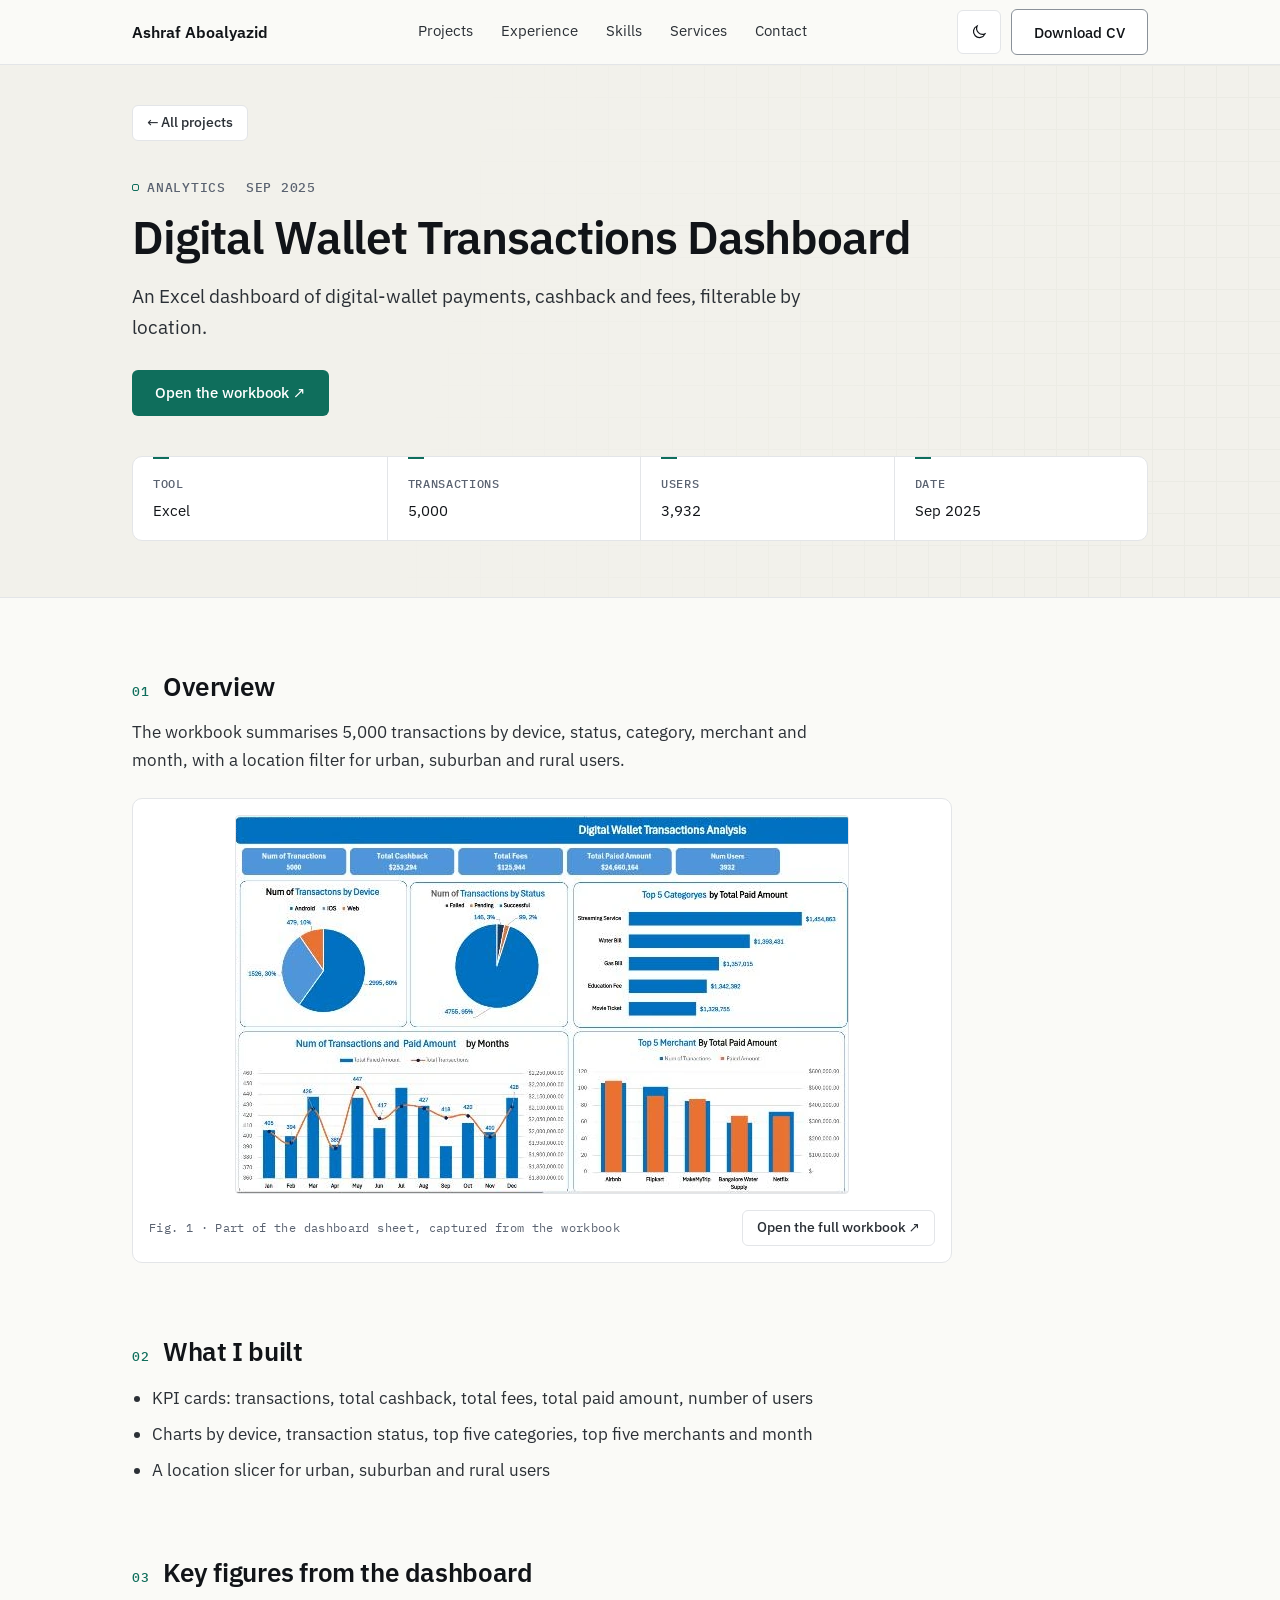
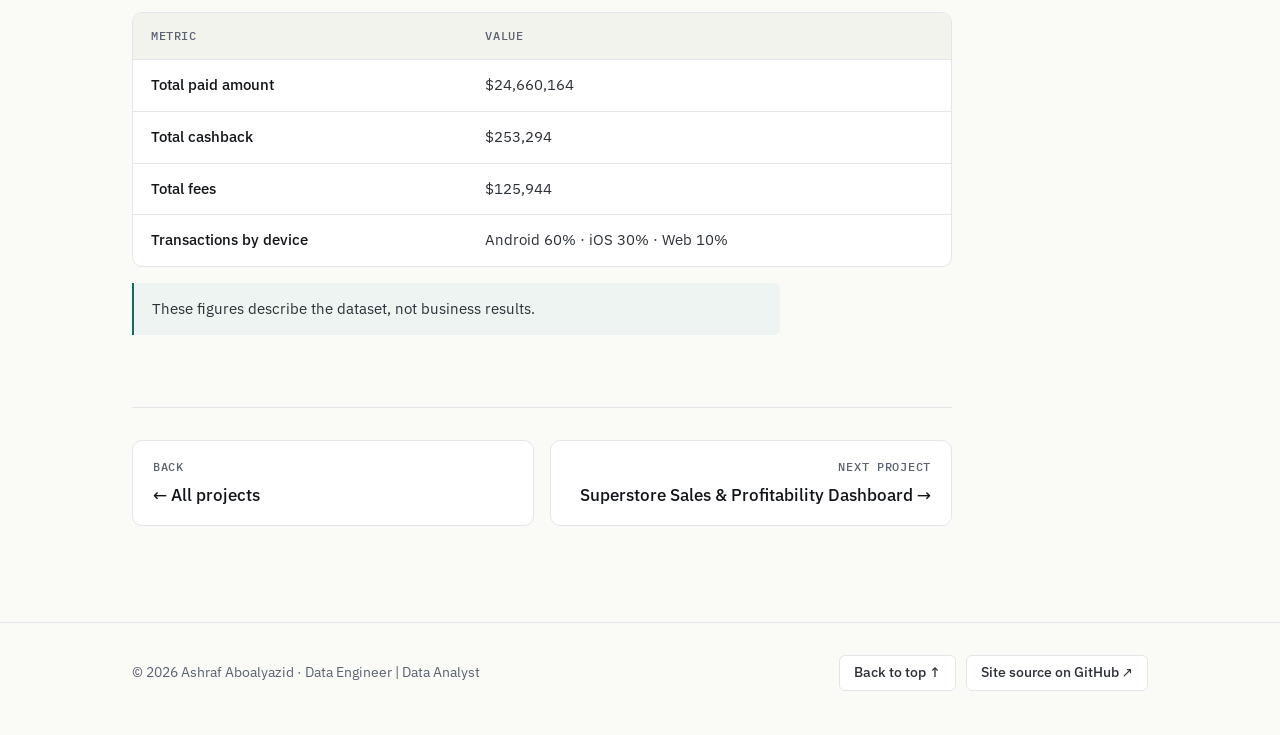
<file: projects/digital-wallet-transactions/index.html>
<!doctype html>
<html lang="en">
<head>
<meta charset="utf-8">
<meta name="viewport" content="width=device-width, initial-scale=1">
<title>Digital Wallet Transactions Dashboard · Ashraf Aboalyazid</title>
<meta name="description" content="An Excel dashboard of digital-wallet payments, cashback and fees, filterable by location.">
<link rel="canonical" href="https://agaboalyazid.github.io/Portfolio/projects/digital-wallet-transactions/">
<meta property="og:type" content="website">
<meta property="og:title" content="Digital Wallet Transactions Dashboard · Ashraf Aboalyazid">
<meta property="og:description" content="An Excel dashboard of digital-wallet payments, cashback and fees, filterable by location.">
<meta property="og:url" content="https://agaboalyazid.github.io/Portfolio/projects/digital-wallet-transactions/">
<meta property="og:image" content="https://agaboalyazid.github.io/Portfolio/assets/og/og-home.png">
<meta property="og:image:width" content="1200">
<meta property="og:image:height" content="630">
<meta name="twitter:card" content="summary_large_image">
<meta name="twitter:title" content="Digital Wallet Transactions Dashboard · Ashraf Aboalyazid">
<meta name="twitter:description" content="An Excel dashboard of digital-wallet payments, cashback and fees, filterable by location.">
<meta name="twitter:image" content="https://agaboalyazid.github.io/Portfolio/assets/og/og-home.png">
<meta name="theme-color" content="#FAFAF7" media="(prefers-color-scheme: light)">
<meta name="theme-color" content="#121416" media="(prefers-color-scheme: dark)">
<link rel="icon" href="../../favicon.svg" type="image/svg+xml">
<link rel="apple-touch-icon" href="../../apple-touch-icon.png">
<script>(function(){try{var t=localStorage.getItem('theme');if(t==='light'||t==='dark')document.documentElement.setAttribute('data-theme',t);}catch(e){}})();</script>
<link rel="preload" href="../../assets/fonts/ibm-plex-sans-latin-400-normal.woff2" as="font" type="font/woff2" crossorigin>
<link rel="preload" href="../../assets/fonts/ibm-plex-sans-latin-600-normal.woff2" as="font" type="font/woff2" crossorigin>
<link rel="stylesheet" href="../../assets/css/tokens.css">
<link rel="stylesheet" href="../../assets/css/main.css">
<script src="../../assets/js/main.js" defer></script>
<script type="application/ld+json">{"@context": "https://schema.org", "@type": "CreativeWork", "name": "Digital Wallet Transactions Dashboard", "description": "An Excel dashboard of digital-wallet payments, cashback and fees, filterable by location.", "author": {"@type": "Person", "name": "Ashraf Aboalyazid"}, "url": "https://agaboalyazid.github.io/Portfolio/projects/digital-wallet-transactions/"}</script>
</head>
<body>
<a class="skip" href="#main">Skip to content</a>
<header class="site-header">
  <div class="wrap">
    <a class="logo" href="../../index.html">Ashraf Aboalyazid</a>
    <nav class="site-nav" id="site-nav" aria-label="Primary"><a href="../../index.html#projects">Projects</a><a href="../../index.html#experience">Experience</a><a href="../../index.html#skills">Skills</a><a href="../../index.html#services">Services</a><a href="../../index.html#contact">Contact</a></nav>
    <div class="header-tools">
      <button class="icon-btn theme-toggle" type="button" aria-label="Switch theme" aria-pressed="false"><svg class="icon-moon" viewBox="0 0 24 24" fill="none" stroke="currentColor" stroke-width="1.6" aria-hidden="true"><path d="M20 14.5A8 8 0 0 1 9.5 4a8 8 0 1 0 10.5 10.5z"/></svg><svg class="icon-sun" viewBox="0 0 24 24" fill="none" stroke="currentColor" stroke-width="1.6" aria-hidden="true"><circle cx="12" cy="12" r="4.5"/><path d="M12 2.5v2.2M12 19.3v2.2M2.5 12h2.2M19.3 12h2.2M5.3 5.3l1.6 1.6M17.1 17.1l1.6 1.6M5.3 18.7l1.6-1.6M17.1 6.9l1.6-1.6"/></svg></button>
      <a class="btn btn-secondary header-cv" href="../../assets/cv/ashraf-aboalyazid-cv.pdf">Download CV</a>
      <button class="icon-btn menu-toggle" type="button" aria-label="Open menu" aria-expanded="false" aria-controls="site-nav"><svg viewBox="0 0 24 24" fill="none" stroke="currentColor" stroke-width="1.6" aria-hidden="true"><path d="M4 7h16M4 12h16M4 17h16"/></svg></button>
    </div>
  </div>
</header>
<main id="main">
  <div class="project-hero">
    <div class="wrap">
      <a class="btn btn-subtle btn-sm back" href="../../index.html#projects">← All projects</a>
      <header class="project-head">
        <p class="label meta"><span class="kind kind-analytics">Analytics</span><span>Sep 2025</span></p>
        <h1>Digital Wallet Transactions Dashboard</h1>
        <p class="intro">An Excel dashboard of digital-wallet payments, cashback and fees, filterable by location.</p>
        <div class="actions"><a class="btn btn-primary" href="https://1drv.ms/x/c/22bd5d6e6e061991/IQDjUJ9iD6poRLInqrk1suI1AY1ncKfsVbdhaboaDhQh73A">Open the workbook ↗</a></div>
        <dl class="facts"><div><dt>Tool</dt><dd>Excel</dd></div><div><dt>Transactions</dt><dd>5,000</dd></div><div><dt>Users</dt><dd>3,932</dd></div><div><dt>Date</dt><dd>Sep 2025</dd></div></dl>
      </header>
    </div>
  </div>
  <div class="wrap">
    <div class="project-body">
      <section aria-labelledby="s-overview"><h2 id="s-overview"><span class="num">01</span>Overview</h2>
        <p>The workbook summarises 5,000 transactions by device, status, category, merchant and month, with a location filter for urban, suburban and rural users.</p>
        <figure class="figure shot-figure"><img class="" src="../../assets/img/projects/digital-wallet-dashboard.webp" width="612" height="377" alt="Excel dashboard titled Digital Wallet Transactions Analysis, with KPI cards, pie charts by device and status, a bar chart of the top five categories, a monthly trend chart and a top merchants chart" loading="lazy" decoding="async">
          <figcaption>Fig. 1 · Part of the dashboard sheet, captured from the workbook <a class="btn btn-subtle btn-sm" href="https://1drv.ms/x/c/22bd5d6e6e061991/IQDjUJ9iD6poRLInqrk1suI1AY1ncKfsVbdhaboaDhQh73A">Open the full workbook ↗</a></figcaption></figure>
      </section>
      <section aria-labelledby="s-built"><h2 id="s-built"><span class="num">02</span>What I built</h2>
        <ul>
          <li>KPI cards: transactions, total cashback, total fees, total paid amount, number of users</li>
          <li>Charts by device, transaction status, top five categories, top five merchants and month</li>
          <li>A location slicer for urban, suburban and rural users</li>
        </ul>
      </section>
      <section aria-labelledby="s-figures"><h2 id="s-figures"><span class="num">03</span>Key figures from the dashboard</h2>
        <div class="table-wrap"><table class="data-table"><thead><tr><th scope="col">Metric</th><th scope="col">Value</th></tr></thead><tbody>
          <tr><td>Total paid amount</td><td>$24,660,164</td></tr>
          <tr><td>Total cashback</td><td>$253,294</td></tr>
          <tr><td>Total fees</td><td>$125,944</td></tr>
          <tr><td>Transactions by device</td><td>Android 60% · iOS 30% · Web 10%</td></tr>
        </tbody></table></div>
        <p class="note">These figures describe the dataset, not business results.</p>
      </section>
      <nav class="pager" aria-label="More projects">
        <a href="../../index.html#projects"><span>Back</span>← All projects</a>
        <a class="next" href="../../projects/superstore-sales-profitability/index.html"><span>Next project</span>Superstore Sales &amp; Profitability Dashboard →</a>
      </nav>
    </div>
  </div>
</main>
<footer class="site-footer">
  <div class="wrap">
    <span>© <span id="year">2026</span> Ashraf Aboalyazid · Data Engineer | Data Analyst</span>
    <span class="foot-links"><a class="btn btn-subtle btn-sm" href="#main">Back to top ↑</a><a class="btn btn-subtle btn-sm" href="https://github.com/agaboalyazid/Portfolio">Site source on GitHub ↗</a></span>
  </div>
</footer>
</body>
</html>
</file>
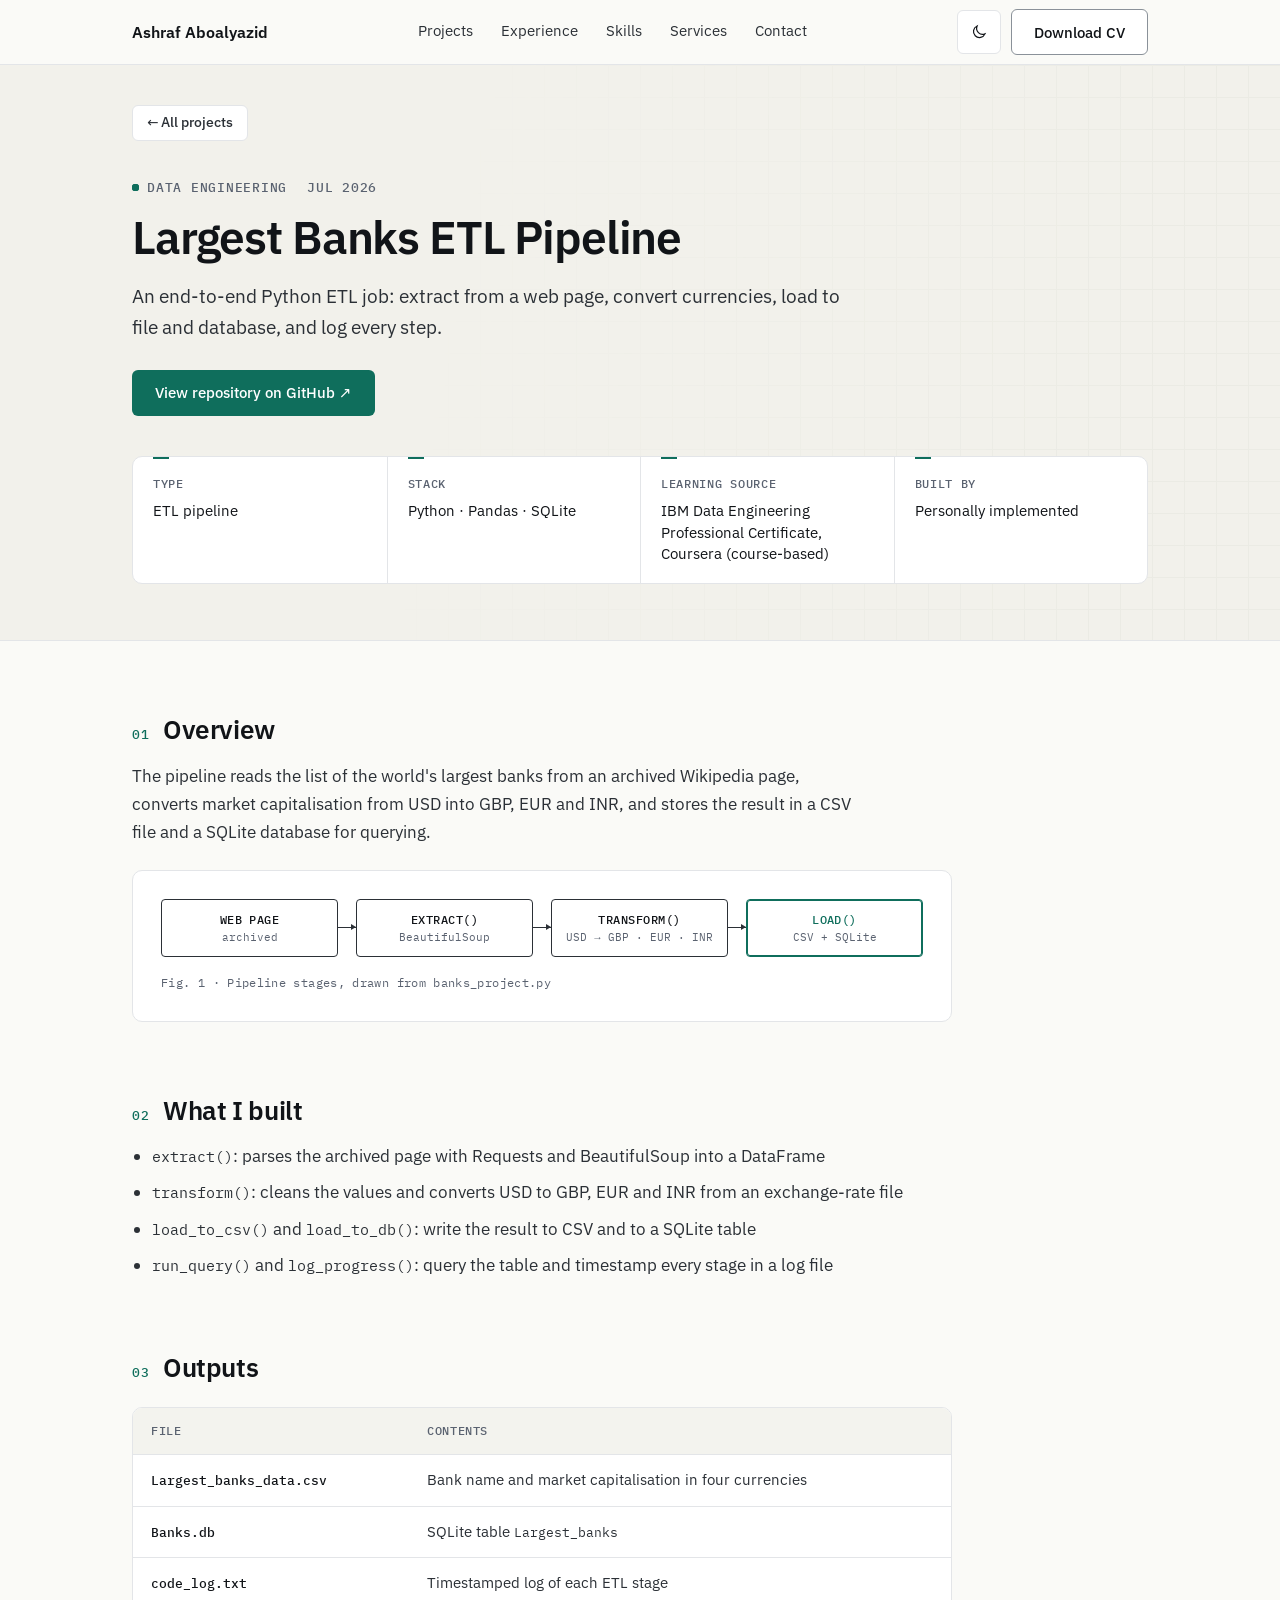
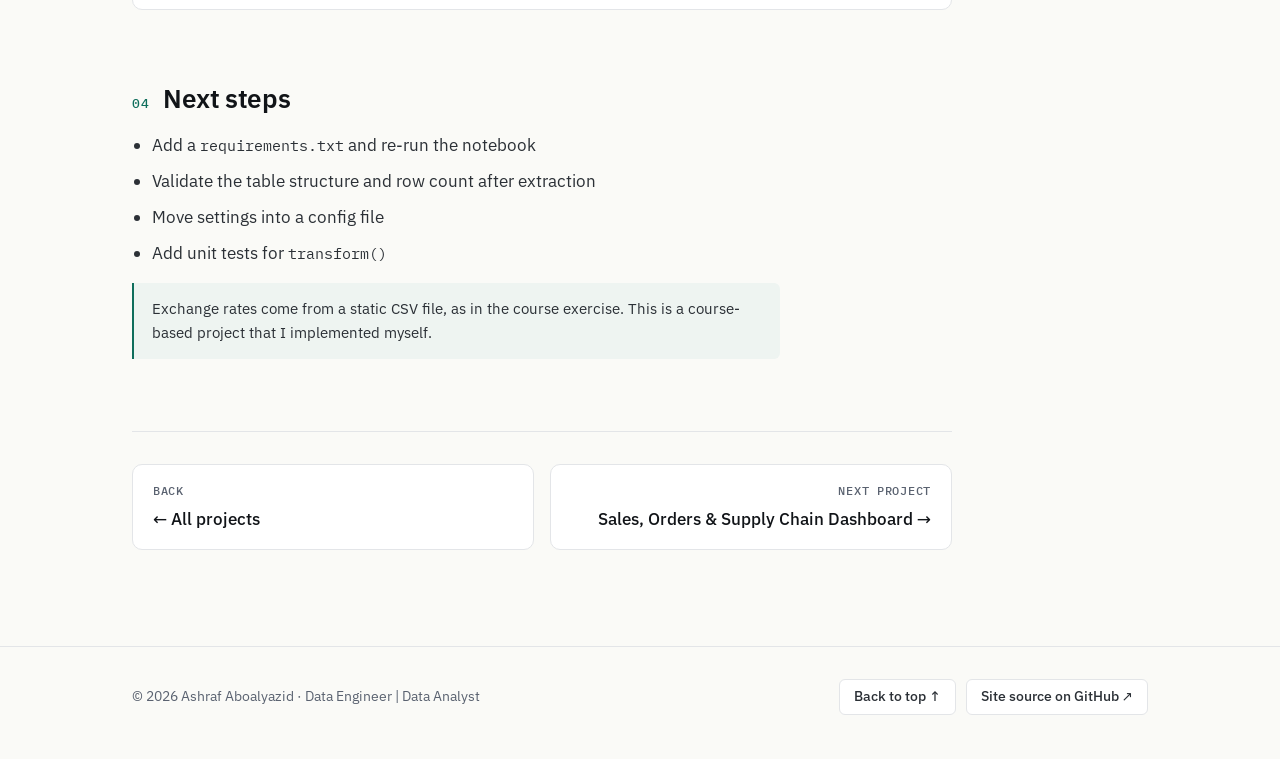
<file: projects/largest-banks-etl/index.html>
<!doctype html>
<html lang="en">
<head>
<meta charset="utf-8">
<meta name="viewport" content="width=device-width, initial-scale=1">
<title>Largest Banks ETL Pipeline · Ashraf Aboalyazid</title>
<meta name="description" content="An end-to-end Python ETL job: extract from a web page, convert currencies, load to file and database, and log every step.">
<link rel="canonical" href="https://agaboalyazid.github.io/Portfolio/projects/largest-banks-etl/">
<meta property="og:type" content="website">
<meta property="og:title" content="Largest Banks ETL Pipeline · Ashraf Aboalyazid">
<meta property="og:description" content="An end-to-end Python ETL job: extract from a web page, convert currencies, load to file and database, and log every step.">
<meta property="og:url" content="https://agaboalyazid.github.io/Portfolio/projects/largest-banks-etl/">
<meta property="og:image" content="https://agaboalyazid.github.io/Portfolio/assets/og/og-home.png">
<meta property="og:image:width" content="1200">
<meta property="og:image:height" content="630">
<meta name="twitter:card" content="summary_large_image">
<meta name="twitter:title" content="Largest Banks ETL Pipeline · Ashraf Aboalyazid">
<meta name="twitter:description" content="An end-to-end Python ETL job: extract from a web page, convert currencies, load to file and database, and log every step.">
<meta name="twitter:image" content="https://agaboalyazid.github.io/Portfolio/assets/og/og-home.png">
<meta name="theme-color" content="#FAFAF7" media="(prefers-color-scheme: light)">
<meta name="theme-color" content="#121416" media="(prefers-color-scheme: dark)">
<link rel="icon" href="../../favicon.svg" type="image/svg+xml">
<link rel="apple-touch-icon" href="../../apple-touch-icon.png">
<script>(function(){try{var t=localStorage.getItem('theme');if(t==='light'||t==='dark')document.documentElement.setAttribute('data-theme',t);}catch(e){}})();</script>
<link rel="preload" href="../../assets/fonts/ibm-plex-sans-latin-400-normal.woff2" as="font" type="font/woff2" crossorigin>
<link rel="preload" href="../../assets/fonts/ibm-plex-sans-latin-600-normal.woff2" as="font" type="font/woff2" crossorigin>
<link rel="stylesheet" href="../../assets/css/tokens.css">
<link rel="stylesheet" href="../../assets/css/main.css">
<script src="../../assets/js/main.js" defer></script>
<script type="application/ld+json">{"@context": "https://schema.org", "@type": "CreativeWork", "name": "Largest Banks ETL Pipeline", "description": "An end-to-end Python ETL job: extract from a web page, convert currencies, load to file and database, and log every step.", "author": {"@type": "Person", "name": "Ashraf Aboalyazid"}, "url": "https://agaboalyazid.github.io/Portfolio/projects/largest-banks-etl/"}</script>
</head>
<body>
<a class="skip" href="#main">Skip to content</a>
<header class="site-header">
  <div class="wrap">
    <a class="logo" href="../../index.html">Ashraf Aboalyazid</a>
    <nav class="site-nav" id="site-nav" aria-label="Primary"><a href="../../index.html#projects">Projects</a><a href="../../index.html#experience">Experience</a><a href="../../index.html#skills">Skills</a><a href="../../index.html#services">Services</a><a href="../../index.html#contact">Contact</a></nav>
    <div class="header-tools">
      <button class="icon-btn theme-toggle" type="button" aria-label="Switch theme" aria-pressed="false"><svg class="icon-moon" viewBox="0 0 24 24" fill="none" stroke="currentColor" stroke-width="1.6" aria-hidden="true"><path d="M20 14.5A8 8 0 0 1 9.5 4a8 8 0 1 0 10.5 10.5z"/></svg><svg class="icon-sun" viewBox="0 0 24 24" fill="none" stroke="currentColor" stroke-width="1.6" aria-hidden="true"><circle cx="12" cy="12" r="4.5"/><path d="M12 2.5v2.2M12 19.3v2.2M2.5 12h2.2M19.3 12h2.2M5.3 5.3l1.6 1.6M17.1 17.1l1.6 1.6M5.3 18.7l1.6-1.6M17.1 6.9l1.6-1.6"/></svg></button>
      <a class="btn btn-secondary header-cv" href="../../assets/cv/ashraf-aboalyazid-cv.pdf">Download CV</a>
      <button class="icon-btn menu-toggle" type="button" aria-label="Open menu" aria-expanded="false" aria-controls="site-nav"><svg viewBox="0 0 24 24" fill="none" stroke="currentColor" stroke-width="1.6" aria-hidden="true"><path d="M4 7h16M4 12h16M4 17h16"/></svg></button>
    </div>
  </div>
</header>
<main id="main">
  <div class="project-hero">
    <div class="wrap">
      <a class="btn btn-subtle btn-sm back" href="../../index.html#projects">← All projects</a>
      <header class="project-head">
        <p class="label meta"><span class="kind kind-engineering">Data engineering</span><span>Jul 2026</span></p>
        <h1>Largest Banks ETL Pipeline</h1>
        <p class="intro">An end-to-end Python ETL job: extract from a web page, convert currencies, load to file and database, and log every step.</p>
        <div class="actions"><a class="btn btn-primary" href="https://github.com/agaboalyazid/largest-banks-etl">View repository on GitHub ↗</a></div>
        <dl class="facts"><div><dt>Type</dt><dd>ETL pipeline</dd></div><div><dt>Stack</dt><dd>Python · Pandas · SQLite</dd></div><div><dt>Learning source</dt><dd>IBM Data Engineering Professional Certificate, Coursera (course-based)</dd></div><div><dt>Built by</dt><dd>Personally implemented</dd></div></dl>
      </header>
    </div>
  </div>
  <div class="wrap">
    <div class="project-body">
      <section aria-labelledby="s-overview"><h2 id="s-overview"><span class="num">01</span>Overview</h2>
        <p>The pipeline reads the list of the world's largest banks from an archived Wikipedia page, converts market capitalisation from USD into GBP, EUR and INR, and stores the result in a CSV file and a SQLite database for querying.</p>
        <figure class="figure"><div class="flow" role="img" aria-label="Pipeline: archived web page, extract, transform, load to CSV and SQLite"><div class="node">Web page<small>archived</small></div><div class="arrow"></div><div class="node">extract()<small>BeautifulSoup</small></div><div class="arrow"></div><div class="node">transform()<small>USD → GBP · EUR · INR</small></div><div class="arrow"></div><div class="node key">load()<small>CSV + SQLite</small></div></div>
          <figcaption>Fig. 1 · Pipeline stages, drawn from banks_project.py</figcaption></figure>
      </section>
      <section aria-labelledby="s-built"><h2 id="s-built"><span class="num">02</span>What I built</h2>
        <ul>
          <li><code>extract()</code>: parses the archived page with Requests and BeautifulSoup into a DataFrame</li>
          <li><code>transform()</code>: cleans the values and converts USD to GBP, EUR and INR from an exchange-rate file</li>
          <li><code>load_to_csv()</code> and <code>load_to_db()</code>: write the result to CSV and to a SQLite table</li>
          <li><code>run_query()</code> and <code>log_progress()</code>: query the table and timestamp every stage in a log file</li>
        </ul>
      </section>
      <section aria-labelledby="s-outputs"><h2 id="s-outputs"><span class="num">03</span>Outputs</h2>
        <div class="table-wrap"><table class="data-table"><thead><tr><th scope="col">File</th><th scope="col">Contents</th></tr></thead><tbody>
          <tr><td><code>Largest_banks_data.csv</code></td><td>Bank name and market capitalisation in four currencies</td></tr>
          <tr><td><code>Banks.db</code></td><td>SQLite table <code>Largest_banks</code></td></tr>
          <tr><td><code>code_log.txt</code></td><td>Timestamped log of each ETL stage</td></tr>
        </tbody></table></div>
      </section>
      <section aria-labelledby="s-next"><h2 id="s-next"><span class="num">04</span>Next steps</h2>
        <ul><li>Add a <code>requirements.txt</code> and re-run the notebook</li><li>Validate the table structure and row count after extraction</li><li>Move settings into a config file</li><li>Add unit tests for <code>transform()</code></li></ul>
        <p class="note">Exchange rates come from a static CSV file, as in the course exercise. This is a course-based project that I implemented myself.</p>
      </section>
      <nav class="pager" aria-label="More projects">
        <a href="../../index.html#projects"><span>Back</span>← All projects</a>
        <a class="next" href="../../projects/sales-orders-supply-chain/index.html"><span>Next project</span>Sales, Orders &amp; Supply Chain Dashboard →</a>
      </nav>
    </div>
  </div>
</main>
<footer class="site-footer">
  <div class="wrap">
    <span>© <span id="year">2026</span> Ashraf Aboalyazid · Data Engineer | Data Analyst</span>
    <span class="foot-links"><a class="btn btn-subtle btn-sm" href="#main">Back to top ↑</a><a class="btn btn-subtle btn-sm" href="https://github.com/agaboalyazid/Portfolio">Site source on GitHub ↗</a></span>
  </div>
</footer>
</body>
</html>
</file>
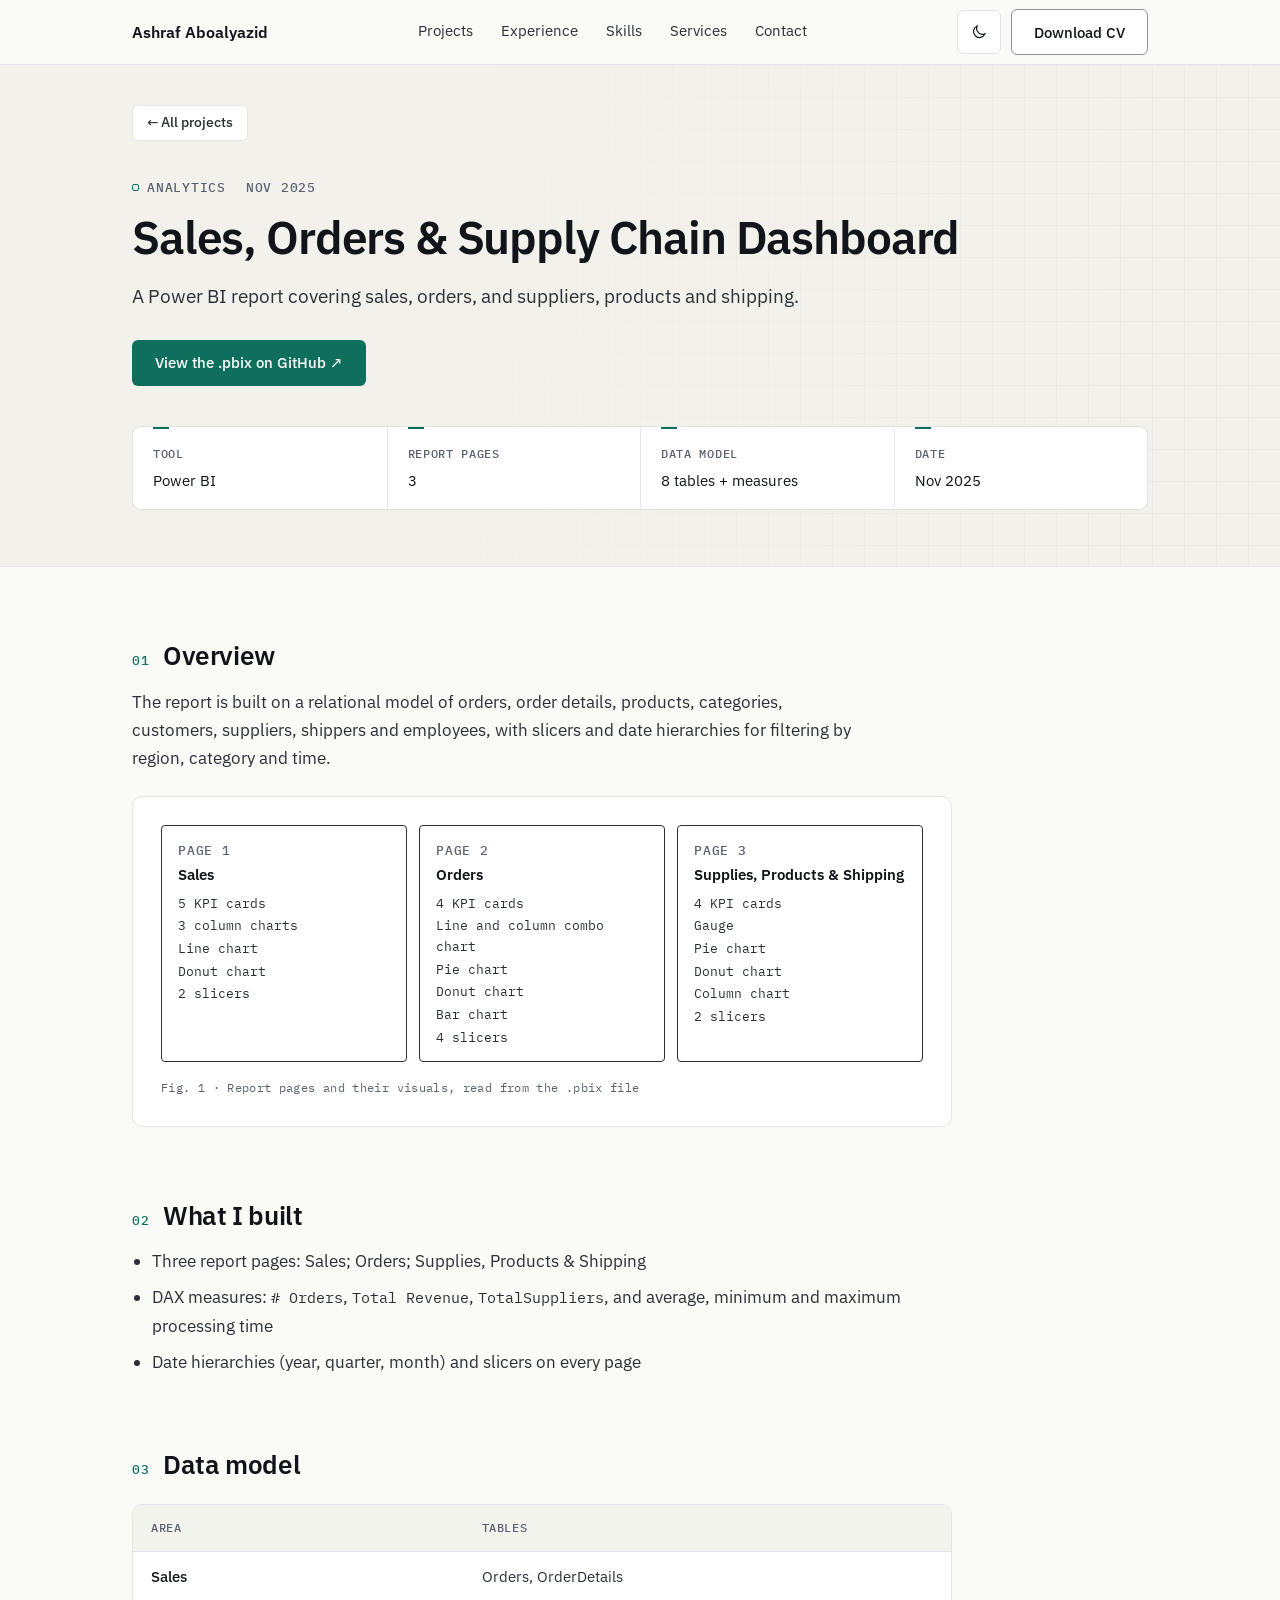
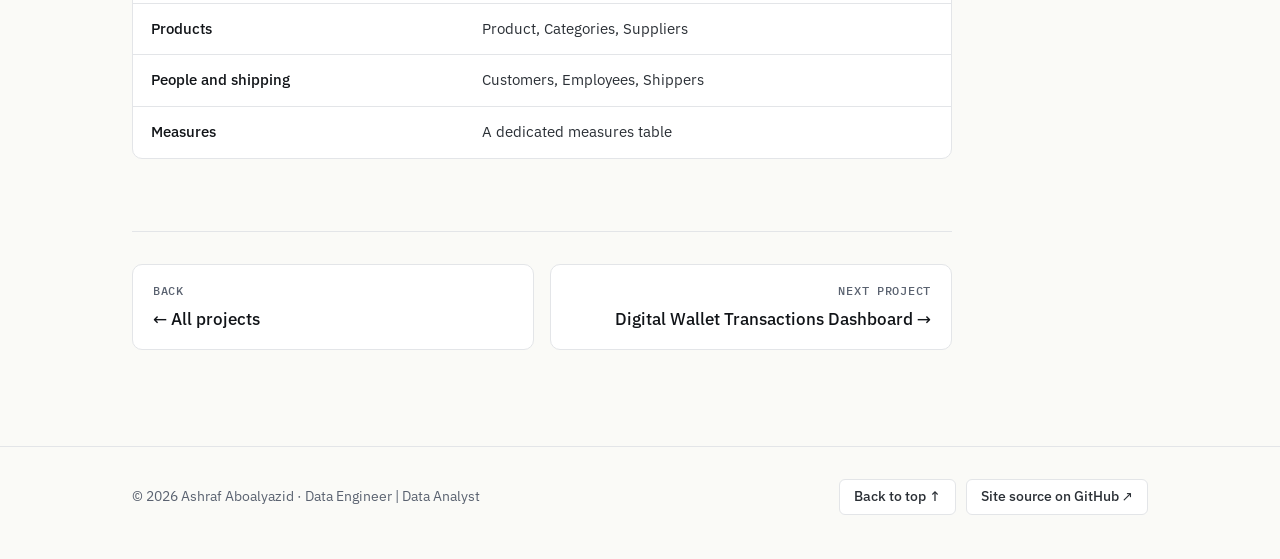
<file: projects/sales-orders-supply-chain/index.html>
<!doctype html>
<html lang="en">
<head>
<meta charset="utf-8">
<meta name="viewport" content="width=device-width, initial-scale=1">
<title>Sales, Orders &amp; Supply Chain Dashboard · Ashraf Aboalyazid</title>
<meta name="description" content="A Power BI report covering sales, orders, and suppliers, products and shipping.">
<link rel="canonical" href="https://agaboalyazid.github.io/Portfolio/projects/sales-orders-supply-chain/">
<meta property="og:type" content="website">
<meta property="og:title" content="Sales, Orders &amp; Supply Chain Dashboard · Ashraf Aboalyazid">
<meta property="og:description" content="A Power BI report covering sales, orders, and suppliers, products and shipping.">
<meta property="og:url" content="https://agaboalyazid.github.io/Portfolio/projects/sales-orders-supply-chain/">
<meta property="og:image" content="https://agaboalyazid.github.io/Portfolio/assets/og/og-home.png">
<meta property="og:image:width" content="1200">
<meta property="og:image:height" content="630">
<meta name="twitter:card" content="summary_large_image">
<meta name="twitter:title" content="Sales, Orders &amp; Supply Chain Dashboard · Ashraf Aboalyazid">
<meta name="twitter:description" content="A Power BI report covering sales, orders, and suppliers, products and shipping.">
<meta name="twitter:image" content="https://agaboalyazid.github.io/Portfolio/assets/og/og-home.png">
<meta name="theme-color" content="#FAFAF7" media="(prefers-color-scheme: light)">
<meta name="theme-color" content="#121416" media="(prefers-color-scheme: dark)">
<link rel="icon" href="../../favicon.svg" type="image/svg+xml">
<link rel="apple-touch-icon" href="../../apple-touch-icon.png">
<script>(function(){try{var t=localStorage.getItem('theme');if(t==='light'||t==='dark')document.documentElement.setAttribute('data-theme',t);}catch(e){}})();</script>
<link rel="preload" href="../../assets/fonts/ibm-plex-sans-latin-400-normal.woff2" as="font" type="font/woff2" crossorigin>
<link rel="preload" href="../../assets/fonts/ibm-plex-sans-latin-600-normal.woff2" as="font" type="font/woff2" crossorigin>
<link rel="stylesheet" href="../../assets/css/tokens.css">
<link rel="stylesheet" href="../../assets/css/main.css">
<script src="../../assets/js/main.js" defer></script>
<script type="application/ld+json">{"@context": "https://schema.org", "@type": "CreativeWork", "name": "Sales, Orders & Supply Chain Dashboard", "description": "A Power BI report covering sales, orders, and suppliers, products and shipping.", "author": {"@type": "Person", "name": "Ashraf Aboalyazid"}, "url": "https://agaboalyazid.github.io/Portfolio/projects/sales-orders-supply-chain/"}</script>
</head>
<body>
<a class="skip" href="#main">Skip to content</a>
<header class="site-header">
  <div class="wrap">
    <a class="logo" href="../../index.html">Ashraf Aboalyazid</a>
    <nav class="site-nav" id="site-nav" aria-label="Primary"><a href="../../index.html#projects">Projects</a><a href="../../index.html#experience">Experience</a><a href="../../index.html#skills">Skills</a><a href="../../index.html#services">Services</a><a href="../../index.html#contact">Contact</a></nav>
    <div class="header-tools">
      <button class="icon-btn theme-toggle" type="button" aria-label="Switch theme" aria-pressed="false"><svg class="icon-moon" viewBox="0 0 24 24" fill="none" stroke="currentColor" stroke-width="1.6" aria-hidden="true"><path d="M20 14.5A8 8 0 0 1 9.5 4a8 8 0 1 0 10.5 10.5z"/></svg><svg class="icon-sun" viewBox="0 0 24 24" fill="none" stroke="currentColor" stroke-width="1.6" aria-hidden="true"><circle cx="12" cy="12" r="4.5"/><path d="M12 2.5v2.2M12 19.3v2.2M2.5 12h2.2M19.3 12h2.2M5.3 5.3l1.6 1.6M17.1 17.1l1.6 1.6M5.3 18.7l1.6-1.6M17.1 6.9l1.6-1.6"/></svg></button>
      <a class="btn btn-secondary header-cv" href="../../assets/cv/ashraf-aboalyazid-cv.pdf">Download CV</a>
      <button class="icon-btn menu-toggle" type="button" aria-label="Open menu" aria-expanded="false" aria-controls="site-nav"><svg viewBox="0 0 24 24" fill="none" stroke="currentColor" stroke-width="1.6" aria-hidden="true"><path d="M4 7h16M4 12h16M4 17h16"/></svg></button>
    </div>
  </div>
</header>
<main id="main">
  <div class="project-hero">
    <div class="wrap">
      <a class="btn btn-subtle btn-sm back" href="../../index.html#projects">← All projects</a>
      <header class="project-head">
        <p class="label meta"><span class="kind kind-analytics">Analytics</span><span>Nov 2025</span></p>
        <h1>Sales, Orders &amp; Supply Chain Dashboard</h1>
        <p class="intro">A Power BI report covering sales, orders, and suppliers, products and shipping.</p>
        <div class="actions"><a class="btn btn-primary" href="https://github.com/agaboalyazid/MSC_FProject">View the .pbix on GitHub ↗</a></div>
        <dl class="facts"><div><dt>Tool</dt><dd>Power BI</dd></div><div><dt>Report pages</dt><dd>3</dd></div><div><dt>Data model</dt><dd>8 tables + measures</dd></div><div><dt>Date</dt><dd>Nov 2025</dd></div></dl>
      </header>
    </div>
  </div>
  <div class="wrap">
    <div class="project-body">
      <section aria-labelledby="s-overview"><h2 id="s-overview"><span class="num">01</span>Overview</h2>
        <p>The report is built on a relational model of orders, order details, products, categories, customers, suppliers, shippers and employees, with slicers and date hierarchies for filtering by region, category and time.</p>
        <figure class="figure"><div class="pages"><div class="page-tile"><p class="label">Page 1</p><b>Sales</b><ul><li>5 KPI cards</li><li>3 column charts</li><li>Line chart</li><li>Donut chart</li><li>2 slicers</li></ul></div><div class="page-tile"><p class="label">Page 2</p><b>Orders</b><ul><li>4 KPI cards</li><li>Line and column combo chart</li><li>Pie chart</li><li>Donut chart</li><li>Bar chart</li><li>4 slicers</li></ul></div><div class="page-tile"><p class="label">Page 3</p><b>Supplies, Products &amp; Shipping</b><ul><li>4 KPI cards</li><li>Gauge</li><li>Pie chart</li><li>Donut chart</li><li>Column chart</li><li>2 slicers</li></ul></div></div>
          <figcaption>Fig. 1 · Report pages and their visuals, read from the .pbix file</figcaption></figure>
      </section>
      <section aria-labelledby="s-built"><h2 id="s-built"><span class="num">02</span>What I built</h2>
        <ul>
          <li>Three report pages: Sales; Orders; Supplies, Products &amp; Shipping</li>
          <li>DAX measures: <code># Orders</code>, <code>Total Revenue</code>, <code>TotalSuppliers</code>, and average, minimum and maximum processing time</li>
          <li>Date hierarchies (year, quarter, month) and slicers on every page</li>
        </ul>
      </section>
      <section aria-labelledby="s-model"><h2 id="s-model"><span class="num">03</span>Data model</h2>
        <div class="table-wrap"><table class="data-table"><thead><tr><th scope="col">Area</th><th scope="col">Tables</th></tr></thead><tbody>
          <tr><td>Sales</td><td>Orders, OrderDetails</td></tr>
          <tr><td>Products</td><td>Product, Categories, Suppliers</td></tr>
          <tr><td>People and shipping</td><td>Customers, Employees, Shippers</td></tr>
          <tr><td>Measures</td><td>A dedicated measures table</td></tr>
        </tbody></table></div>
      </section>
      <nav class="pager" aria-label="More projects">
        <a href="../../index.html#projects"><span>Back</span>← All projects</a>
        <a class="next" href="../../projects/digital-wallet-transactions/index.html"><span>Next project</span>Digital Wallet Transactions Dashboard →</a>
      </nav>
    </div>
  </div>
</main>
<footer class="site-footer">
  <div class="wrap">
    <span>© <span id="year">2026</span> Ashraf Aboalyazid · Data Engineer | Data Analyst</span>
    <span class="foot-links"><a class="btn btn-subtle btn-sm" href="#main">Back to top ↑</a><a class="btn btn-subtle btn-sm" href="https://github.com/agaboalyazid/Portfolio">Site source on GitHub ↗</a></span>
  </div>
</footer>
</body>
</html>
</file>
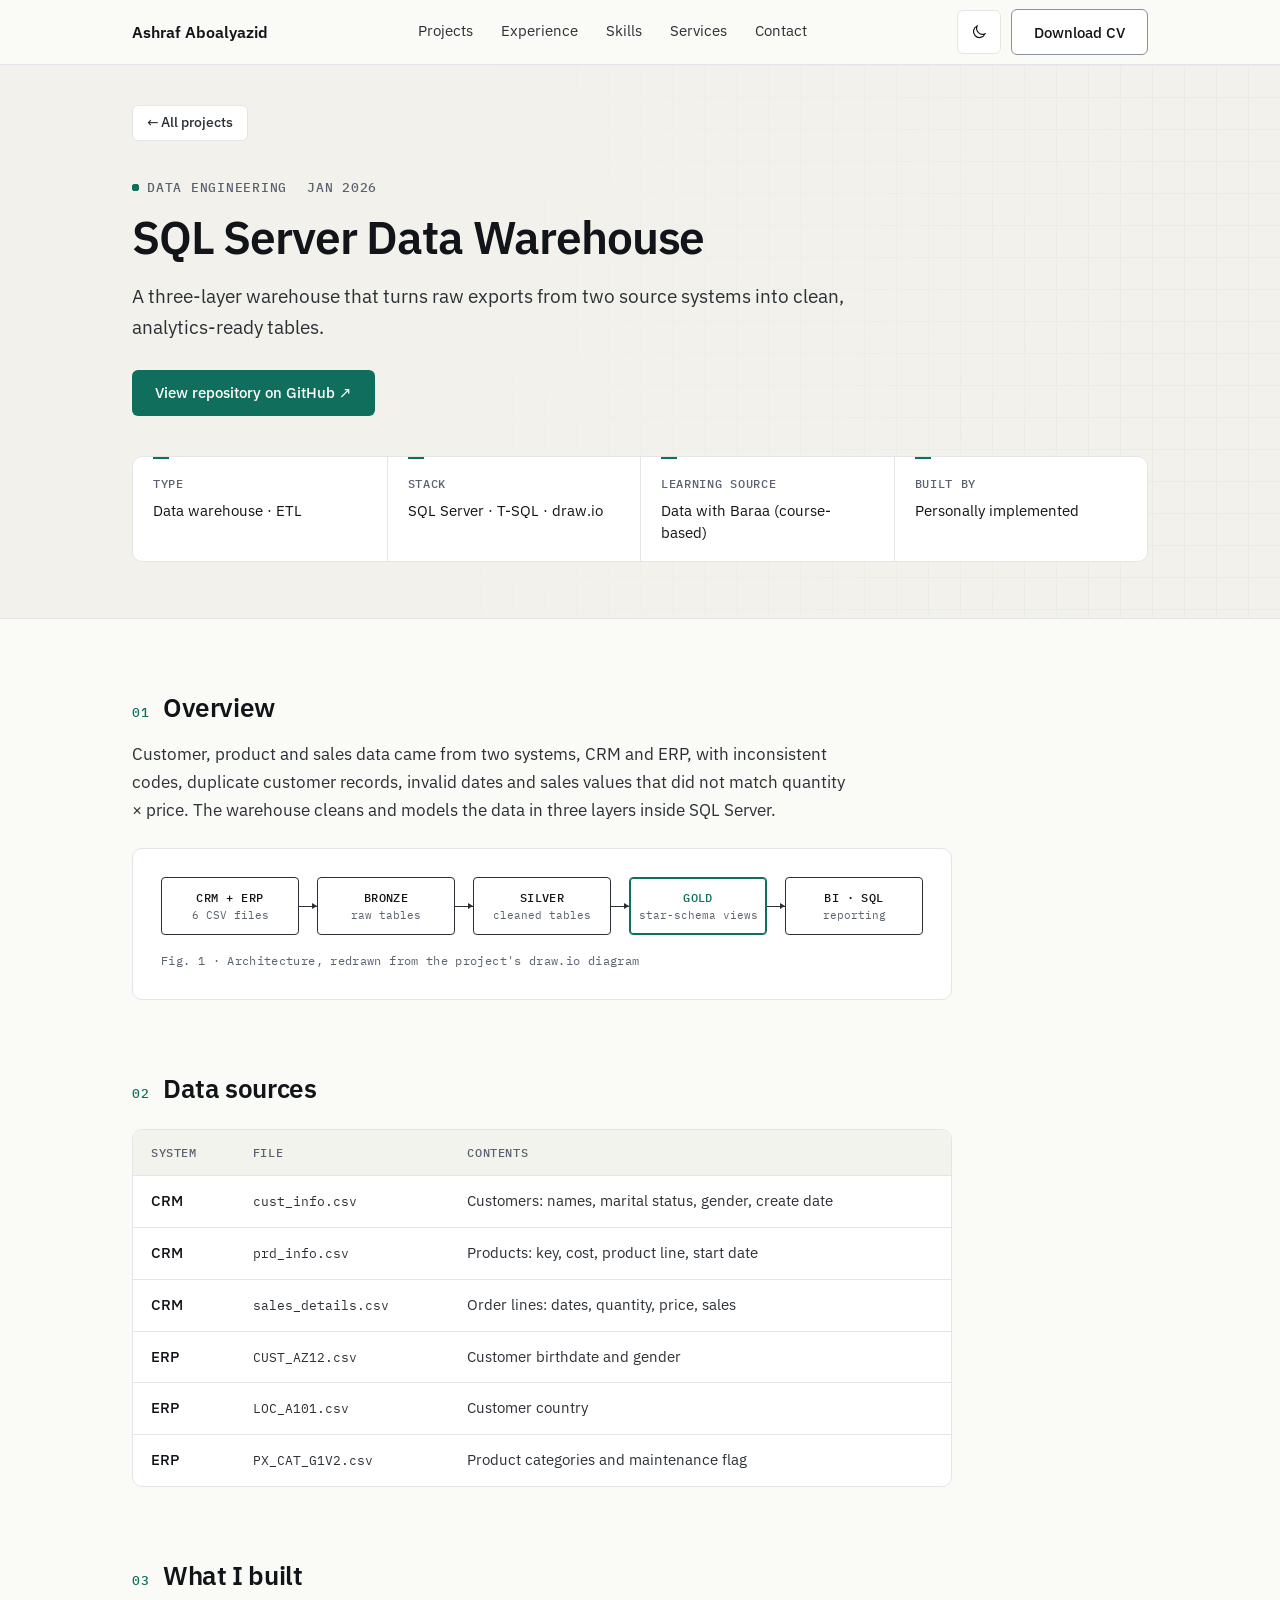
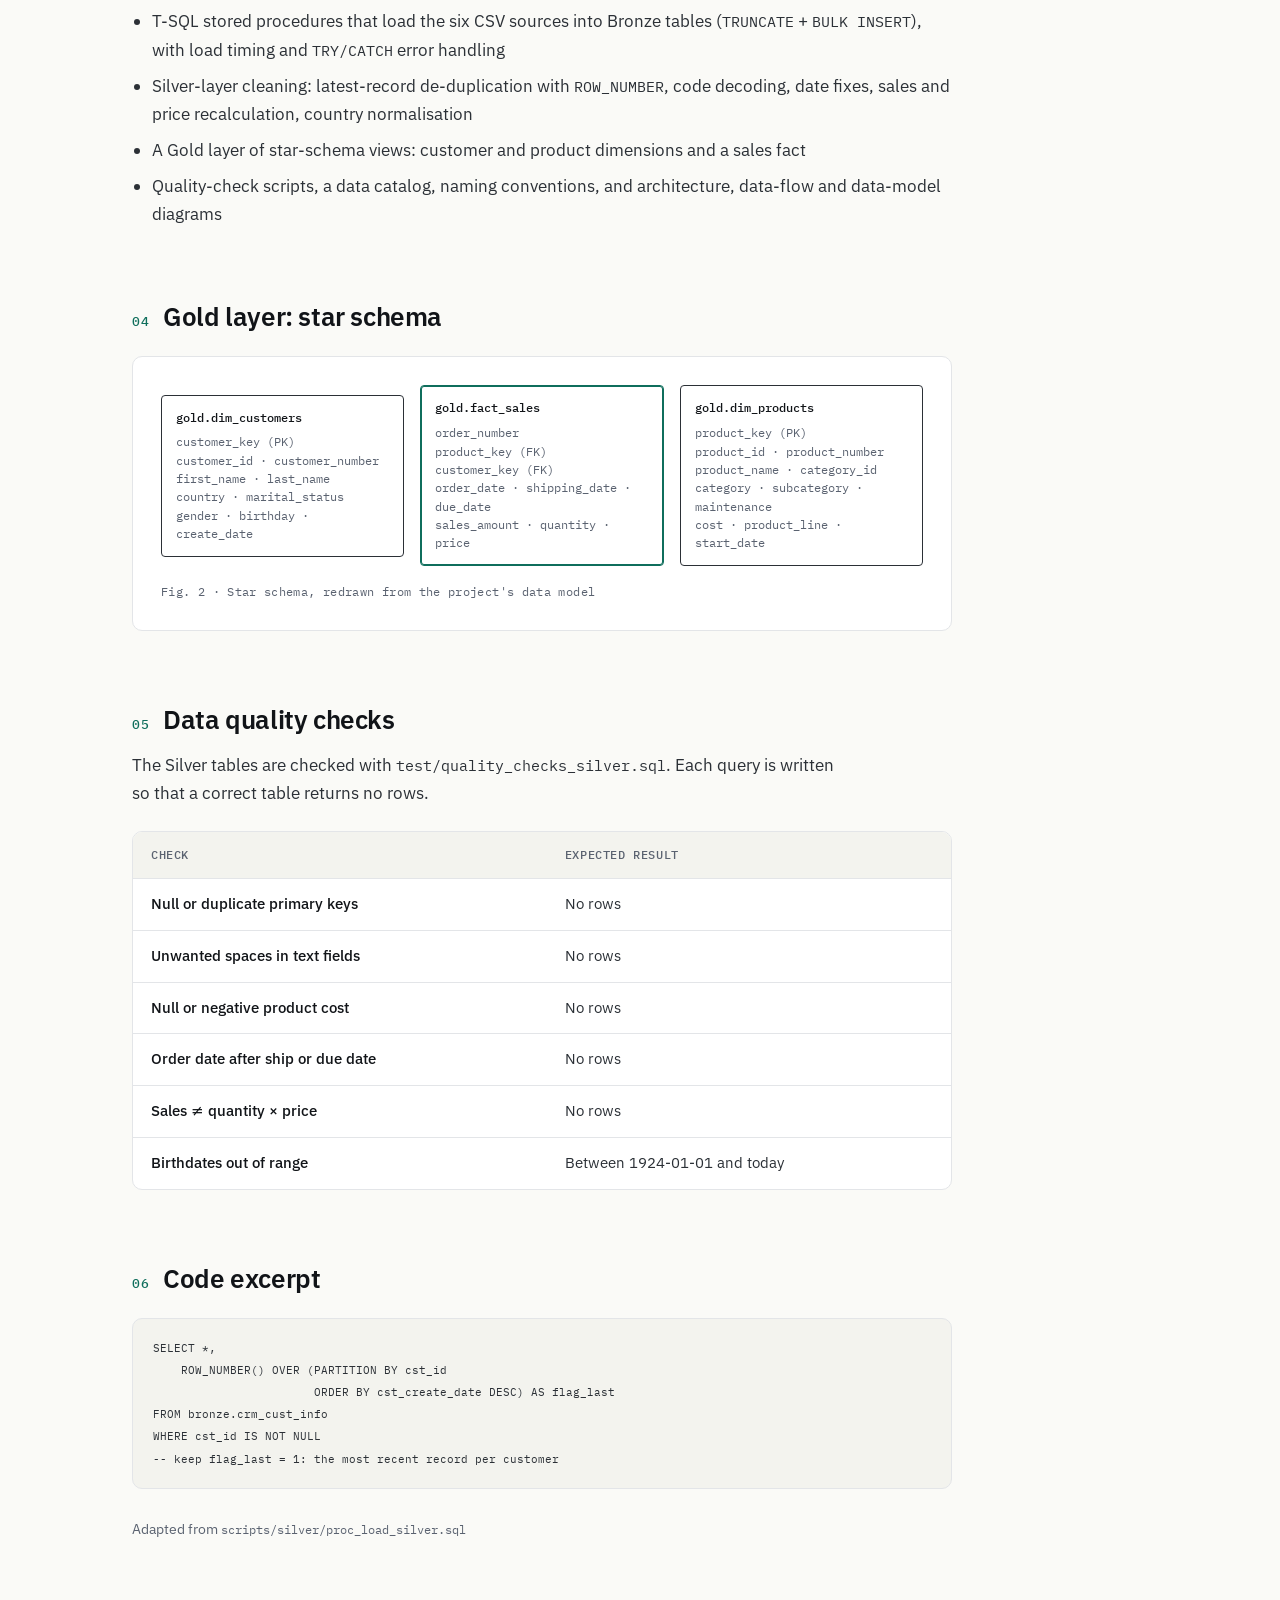
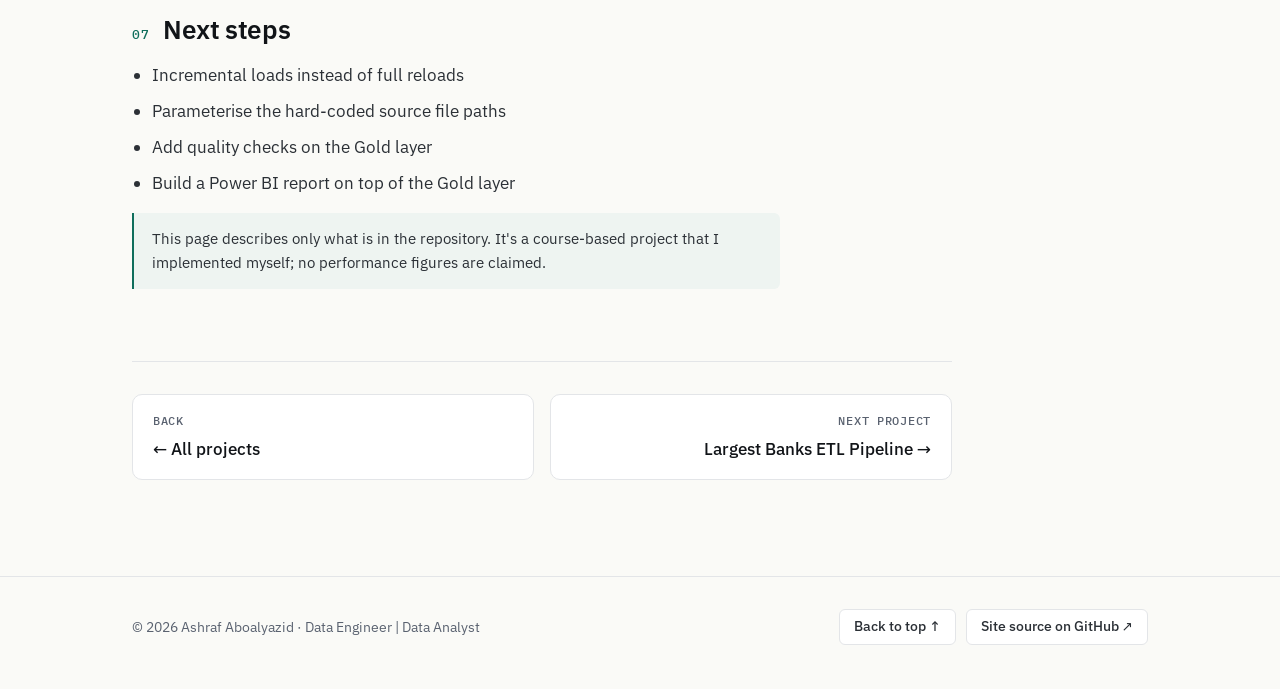
<file: projects/sql-data-warehouse/index.html>
<!doctype html>
<html lang="en">
<head>
<meta charset="utf-8">
<meta name="viewport" content="width=device-width, initial-scale=1">
<title>SQL Server Data Warehouse · Ashraf Aboalyazid</title>
<meta name="description" content="A three-layer warehouse that turns raw exports from two source systems into clean, analytics-ready tables.">
<link rel="canonical" href="https://agaboalyazid.github.io/Portfolio/projects/sql-data-warehouse/">
<meta property="og:type" content="website">
<meta property="og:title" content="SQL Server Data Warehouse · Ashraf Aboalyazid">
<meta property="og:description" content="A three-layer warehouse that turns raw exports from two source systems into clean, analytics-ready tables.">
<meta property="og:url" content="https://agaboalyazid.github.io/Portfolio/projects/sql-data-warehouse/">
<meta property="og:image" content="https://agaboalyazid.github.io/Portfolio/assets/og/og-home.png">
<meta property="og:image:width" content="1200">
<meta property="og:image:height" content="630">
<meta name="twitter:card" content="summary_large_image">
<meta name="twitter:title" content="SQL Server Data Warehouse · Ashraf Aboalyazid">
<meta name="twitter:description" content="A three-layer warehouse that turns raw exports from two source systems into clean, analytics-ready tables.">
<meta name="twitter:image" content="https://agaboalyazid.github.io/Portfolio/assets/og/og-home.png">
<meta name="theme-color" content="#FAFAF7" media="(prefers-color-scheme: light)">
<meta name="theme-color" content="#121416" media="(prefers-color-scheme: dark)">
<link rel="icon" href="../../favicon.svg" type="image/svg+xml">
<link rel="apple-touch-icon" href="../../apple-touch-icon.png">
<script>(function(){try{var t=localStorage.getItem('theme');if(t==='light'||t==='dark')document.documentElement.setAttribute('data-theme',t);}catch(e){}})();</script>
<link rel="preload" href="../../assets/fonts/ibm-plex-sans-latin-400-normal.woff2" as="font" type="font/woff2" crossorigin>
<link rel="preload" href="../../assets/fonts/ibm-plex-sans-latin-600-normal.woff2" as="font" type="font/woff2" crossorigin>
<link rel="stylesheet" href="../../assets/css/tokens.css">
<link rel="stylesheet" href="../../assets/css/main.css">
<script src="../../assets/js/main.js" defer></script>
<script type="application/ld+json">{"@context": "https://schema.org", "@type": "CreativeWork", "name": "SQL Server Data Warehouse", "description": "A three-layer warehouse that turns raw exports from two source systems into clean, analytics-ready tables.", "author": {"@type": "Person", "name": "Ashraf Aboalyazid"}, "url": "https://agaboalyazid.github.io/Portfolio/projects/sql-data-warehouse/"}</script>
</head>
<body>
<a class="skip" href="#main">Skip to content</a>
<header class="site-header">
  <div class="wrap">
    <a class="logo" href="../../index.html">Ashraf Aboalyazid</a>
    <nav class="site-nav" id="site-nav" aria-label="Primary"><a href="../../index.html#projects">Projects</a><a href="../../index.html#experience">Experience</a><a href="../../index.html#skills">Skills</a><a href="../../index.html#services">Services</a><a href="../../index.html#contact">Contact</a></nav>
    <div class="header-tools">
      <button class="icon-btn theme-toggle" type="button" aria-label="Switch theme" aria-pressed="false"><svg class="icon-moon" viewBox="0 0 24 24" fill="none" stroke="currentColor" stroke-width="1.6" aria-hidden="true"><path d="M20 14.5A8 8 0 0 1 9.5 4a8 8 0 1 0 10.5 10.5z"/></svg><svg class="icon-sun" viewBox="0 0 24 24" fill="none" stroke="currentColor" stroke-width="1.6" aria-hidden="true"><circle cx="12" cy="12" r="4.5"/><path d="M12 2.5v2.2M12 19.3v2.2M2.5 12h2.2M19.3 12h2.2M5.3 5.3l1.6 1.6M17.1 17.1l1.6 1.6M5.3 18.7l1.6-1.6M17.1 6.9l1.6-1.6"/></svg></button>
      <a class="btn btn-secondary header-cv" href="../../assets/cv/ashraf-aboalyazid-cv.pdf">Download CV</a>
      <button class="icon-btn menu-toggle" type="button" aria-label="Open menu" aria-expanded="false" aria-controls="site-nav"><svg viewBox="0 0 24 24" fill="none" stroke="currentColor" stroke-width="1.6" aria-hidden="true"><path d="M4 7h16M4 12h16M4 17h16"/></svg></button>
    </div>
  </div>
</header>
<main id="main">
  <div class="project-hero">
    <div class="wrap">
      <a class="btn btn-subtle btn-sm back" href="../../index.html#projects">← All projects</a>
      <header class="project-head">
        <p class="label meta"><span class="kind kind-engineering">Data engineering</span><span>Jan 2026</span></p>
        <h1>SQL Server Data Warehouse</h1>
        <p class="intro">A three-layer warehouse that turns raw exports from two source systems into clean, analytics-ready tables.</p>
        <div class="actions"><a class="btn btn-primary" href="https://github.com/agaboalyazid/sql-data-warehouse-project">View repository on GitHub ↗</a></div>
        <dl class="facts"><div><dt>Type</dt><dd>Data warehouse · ETL</dd></div><div><dt>Stack</dt><dd>SQL Server · T-SQL · draw.io</dd></div><div><dt>Learning source</dt><dd>Data with Baraa (course-based)</dd></div><div><dt>Built by</dt><dd>Personally implemented</dd></div></dl>
      </header>
    </div>
  </div>
  <div class="wrap">
    <div class="project-body">
      <section aria-labelledby="s-overview"><h2 id="s-overview"><span class="num">01</span>Overview</h2>
        <p>Customer, product and sales data came from two systems, CRM and ERP, with inconsistent codes, duplicate customer records, invalid dates and sales values that did not match quantity × price. The warehouse cleans and models the data in three layers inside SQL Server.</p>
        <figure class="figure"><div class="flow" role="img" aria-label="Architecture: CSV sources load into Bronze, then Silver, then Gold views used for reporting"><div class="node">CRM + ERP<small>6 CSV files</small></div><div class="arrow"></div><div class="node">Bronze<small>raw tables</small></div><div class="arrow"></div><div class="node">Silver<small>cleaned tables</small></div><div class="arrow"></div><div class="node key">Gold<small>star-schema views</small></div><div class="arrow"></div><div class="node">BI · SQL<small>reporting</small></div></div>
          <figcaption>Fig. 1 · Architecture, redrawn from the project's draw.io diagram</figcaption></figure>
      </section>
      <section aria-labelledby="s-sources"><h2 id="s-sources"><span class="num">02</span>Data sources</h2>
        <div class="table-wrap"><table class="data-table"><thead><tr><th scope="col">System</th><th scope="col">File</th><th scope="col">Contents</th></tr></thead><tbody>
        <tr><td>CRM</td><td><code>cust_info.csv</code></td><td>Customers: names, marital status, gender, create date</td></tr><tr><td>CRM</td><td><code>prd_info.csv</code></td><td>Products: key, cost, product line, start date</td></tr><tr><td>CRM</td><td><code>sales_details.csv</code></td><td>Order lines: dates, quantity, price, sales</td></tr><tr><td>ERP</td><td><code>CUST_AZ12.csv</code></td><td>Customer birthdate and gender</td></tr><tr><td>ERP</td><td><code>LOC_A101.csv</code></td><td>Customer country</td></tr><tr><td>ERP</td><td><code>PX_CAT_G1V2.csv</code></td><td>Product categories and maintenance flag</td></tr>
        </tbody></table></div>
      </section>
      <section aria-labelledby="s-built"><h2 id="s-built"><span class="num">03</span>What I built</h2>
        <ul>
          <li>T-SQL stored procedures that load the six CSV sources into Bronze tables (<code>TRUNCATE</code> + <code>BULK INSERT</code>), with load timing and <code>TRY/CATCH</code> error handling</li>
          <li>Silver-layer cleaning: latest-record de-duplication with <code>ROW_NUMBER</code>, code decoding, date fixes, sales and price recalculation, country normalisation</li>
          <li>A Gold layer of star-schema views: customer and product dimensions and a sales fact</li>
          <li>Quality-check scripts, a data catalog, naming conventions, and architecture, data-flow and data-model diagrams</li>
        </ul>
      </section>
      <section aria-labelledby="s-model"><h2 id="s-model"><span class="num">04</span>Gold layer: star schema</h2>
        <figure class="figure"><div class="schema" role="img" aria-label="Star schema: fact_sales links to dim_customers and dim_products">
          <div class="table"><b>gold.dim_customers</b><span>customer_key (PK)</span><span>customer_id · customer_number</span><span>first_name · last_name</span><span>country · marital_status</span><span>gender · birthday · create_date</span></div>
          <div class="table key"><b>gold.fact_sales</b><span>order_number</span><span>product_key (FK)</span><span>customer_key (FK)</span><span>order_date · shipping_date · due_date</span><span>sales_amount · quantity · price</span></div>
          <div class="table"><b>gold.dim_products</b><span>product_key (PK)</span><span>product_id · product_number</span><span>product_name · category_id</span><span>category · subcategory · maintenance</span><span>cost · product_line · start_date</span></div>
        </div><figcaption>Fig. 2 · Star schema, redrawn from the project's data model</figcaption></figure>
      </section>
      <section aria-labelledby="s-quality"><h2 id="s-quality"><span class="num">05</span>Data quality checks</h2>
        <p>The Silver tables are checked with <code>test/quality_checks_silver.sql</code>. Each query is written so that a correct table returns no rows.</p>
        <div class="table-wrap"><table class="data-table"><thead><tr><th scope="col">Check</th><th scope="col">Expected result</th></tr></thead><tbody>
          <tr><td>Null or duplicate primary keys</td><td>No rows</td></tr>
          <tr><td>Unwanted spaces in text fields</td><td>No rows</td></tr>
          <tr><td>Null or negative product cost</td><td>No rows</td></tr>
          <tr><td>Order date after ship or due date</td><td>No rows</td></tr>
          <tr><td>Sales ≠ quantity × price</td><td>No rows</td></tr>
          <tr><td>Birthdates out of range</td><td>Between 1924-01-01 and today</td></tr>
        </tbody></table></div>
      </section>
      <section aria-labelledby="s-code"><h2 id="s-code"><span class="num">06</span>Code excerpt</h2>
<pre class="code" tabindex="0" aria-label="Code excerpt from proc_load_silver.sql"><code>SELECT *,
    ROW_NUMBER() OVER (PARTITION BY cst_id
                       ORDER BY cst_create_date DESC) AS flag_last
FROM bronze.crm_cust_info
WHERE cst_id IS NOT NULL
-- keep flag_last = 1: the most recent record per customer</code></pre>
        <p class="muted" style="font-size:14px">Adapted from <code>scripts/silver/proc_load_silver.sql</code></p>
      </section>
      <section aria-labelledby="s-next"><h2 id="s-next"><span class="num">07</span>Next steps</h2>
        <ul><li>Incremental loads instead of full reloads</li><li>Parameterise the hard-coded source file paths</li><li>Add quality checks on the Gold layer</li><li>Build a Power BI report on top of the Gold layer</li></ul>
        <p class="note">This page describes only what is in the repository. It's a course-based project that I implemented myself; no performance figures are claimed.</p>
      </section>
      <nav class="pager" aria-label="More projects">
        <a href="../../index.html#projects"><span>Back</span>← All projects</a>
        <a class="next" href="../../projects/largest-banks-etl/index.html"><span>Next project</span>Largest Banks ETL Pipeline →</a>
      </nav>
    </div>
  </div>
</main>
<footer class="site-footer">
  <div class="wrap">
    <span>© <span id="year">2026</span> Ashraf Aboalyazid · Data Engineer | Data Analyst</span>
    <span class="foot-links"><a class="btn btn-subtle btn-sm" href="#main">Back to top ↑</a><a class="btn btn-subtle btn-sm" href="https://github.com/agaboalyazid/Portfolio">Site source on GitHub ↗</a></span>
  </div>
</footer>
</body>
</html>
</file>
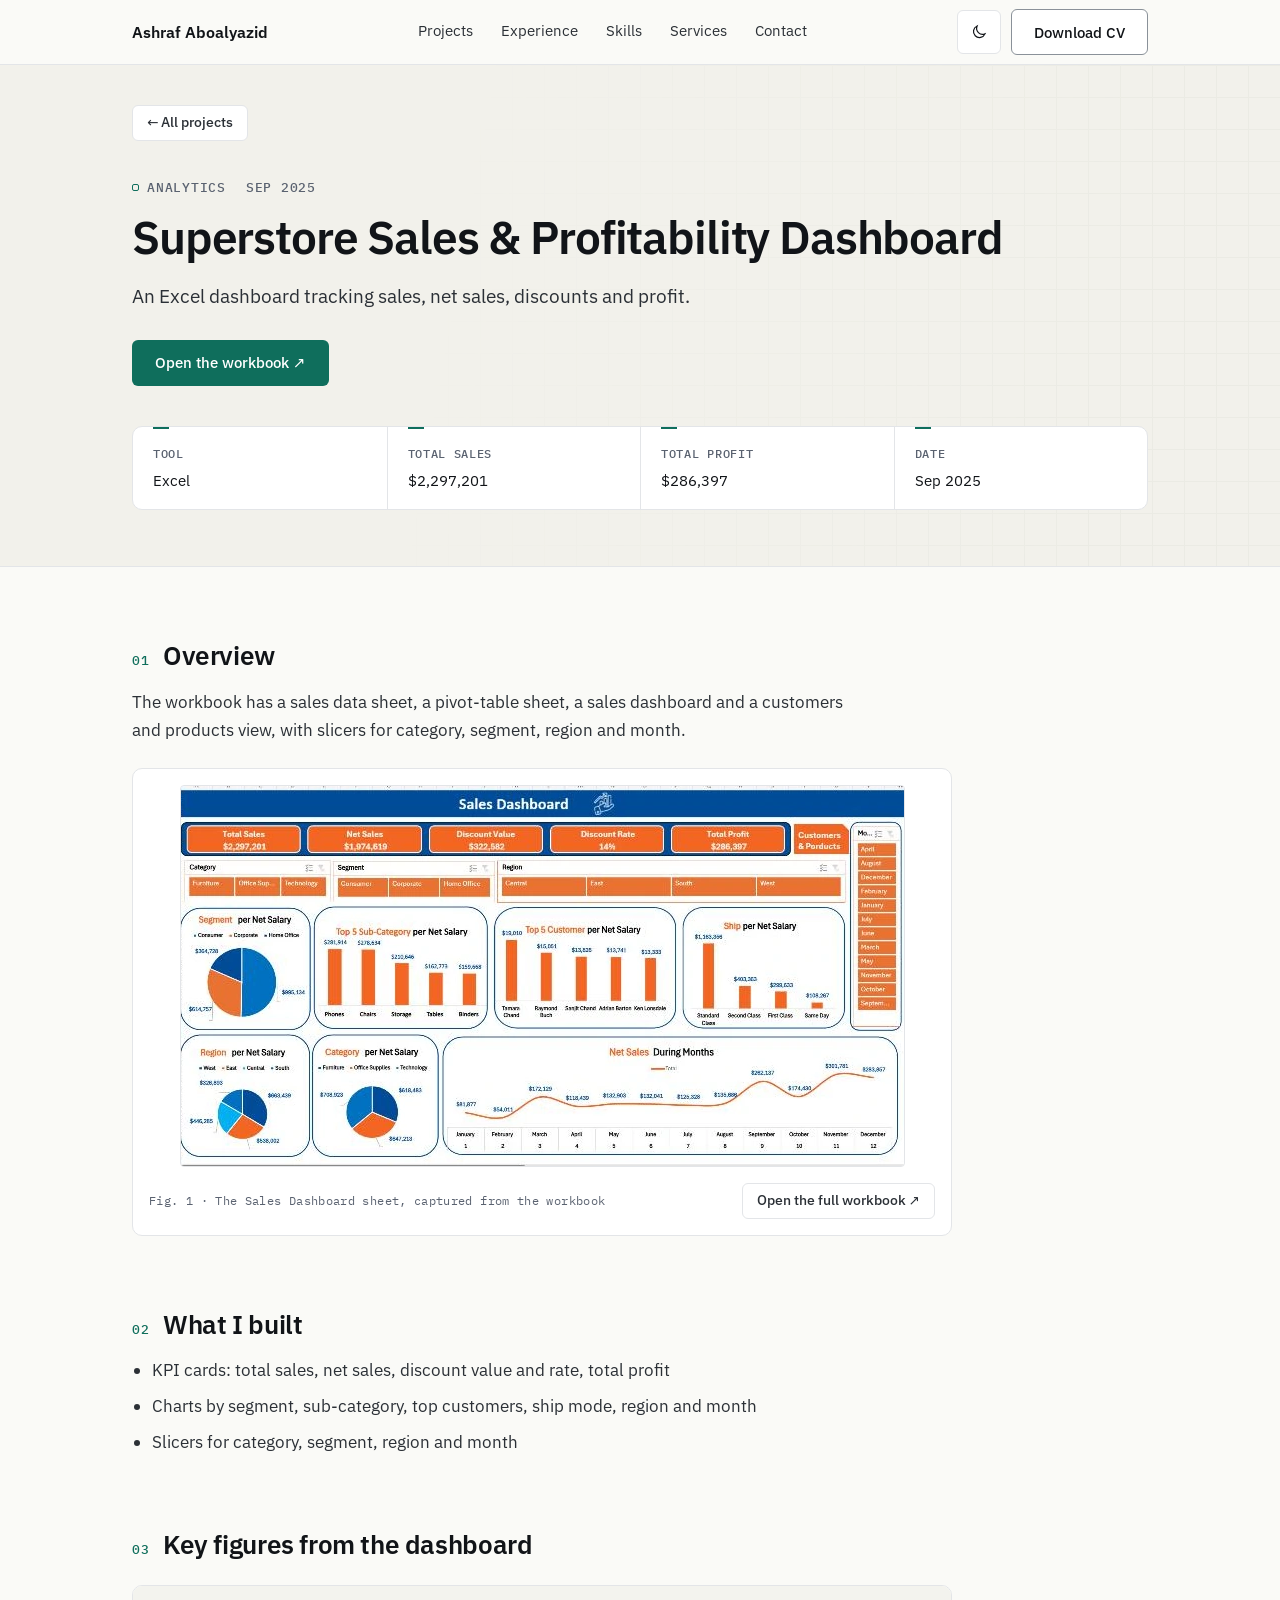
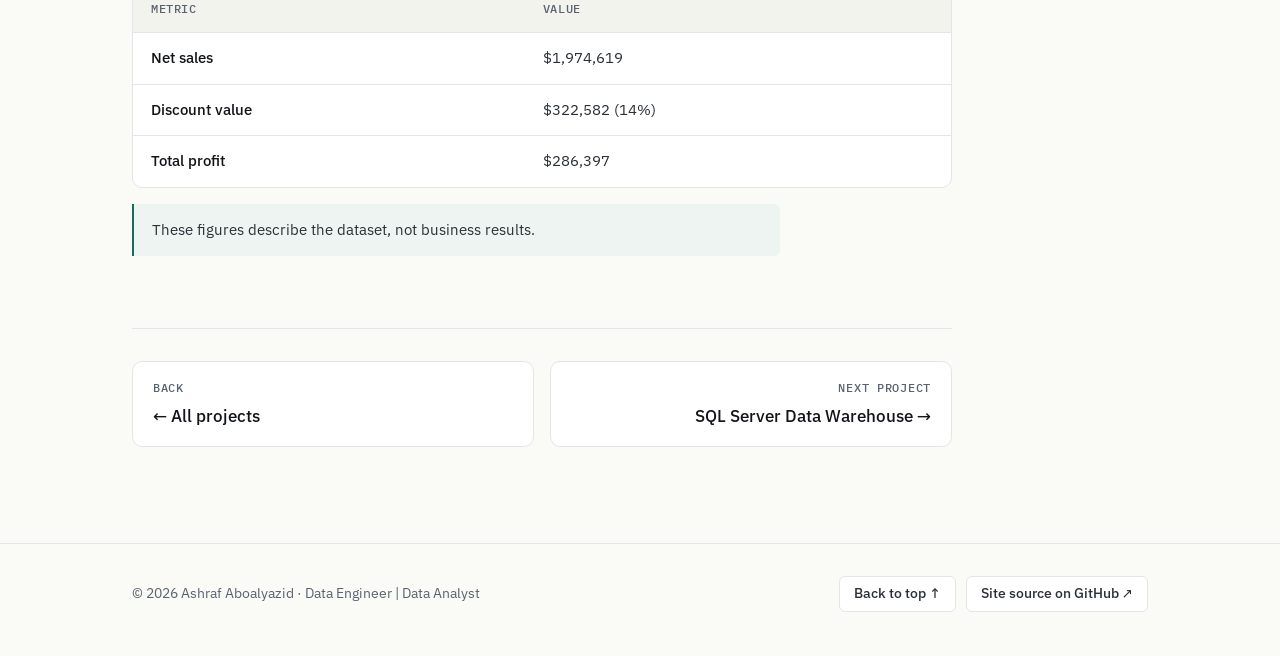
<file: projects/superstore-sales-profitability/index.html>
<!doctype html>
<html lang="en">
<head>
<meta charset="utf-8">
<meta name="viewport" content="width=device-width, initial-scale=1">
<title>Superstore Sales &amp; Profitability Dashboard · Ashraf Aboalyazid</title>
<meta name="description" content="An Excel dashboard tracking sales, net sales, discounts and profit.">
<link rel="canonical" href="https://agaboalyazid.github.io/Portfolio/projects/superstore-sales-profitability/">
<meta property="og:type" content="website">
<meta property="og:title" content="Superstore Sales &amp; Profitability Dashboard · Ashraf Aboalyazid">
<meta property="og:description" content="An Excel dashboard tracking sales, net sales, discounts and profit.">
<meta property="og:url" content="https://agaboalyazid.github.io/Portfolio/projects/superstore-sales-profitability/">
<meta property="og:image" content="https://agaboalyazid.github.io/Portfolio/assets/og/og-home.png">
<meta property="og:image:width" content="1200">
<meta property="og:image:height" content="630">
<meta name="twitter:card" content="summary_large_image">
<meta name="twitter:title" content="Superstore Sales &amp; Profitability Dashboard · Ashraf Aboalyazid">
<meta name="twitter:description" content="An Excel dashboard tracking sales, net sales, discounts and profit.">
<meta name="twitter:image" content="https://agaboalyazid.github.io/Portfolio/assets/og/og-home.png">
<meta name="theme-color" content="#FAFAF7" media="(prefers-color-scheme: light)">
<meta name="theme-color" content="#121416" media="(prefers-color-scheme: dark)">
<link rel="icon" href="../../favicon.svg" type="image/svg+xml">
<link rel="apple-touch-icon" href="../../apple-touch-icon.png">
<script>(function(){try{var t=localStorage.getItem('theme');if(t==='light'||t==='dark')document.documentElement.setAttribute('data-theme',t);}catch(e){}})();</script>
<link rel="preload" href="../../assets/fonts/ibm-plex-sans-latin-400-normal.woff2" as="font" type="font/woff2" crossorigin>
<link rel="preload" href="../../assets/fonts/ibm-plex-sans-latin-600-normal.woff2" as="font" type="font/woff2" crossorigin>
<link rel="stylesheet" href="../../assets/css/tokens.css">
<link rel="stylesheet" href="../../assets/css/main.css">
<script src="../../assets/js/main.js" defer></script>
<script type="application/ld+json">{"@context": "https://schema.org", "@type": "CreativeWork", "name": "Superstore Sales & Profitability Dashboard", "description": "An Excel dashboard tracking sales, net sales, discounts and profit.", "author": {"@type": "Person", "name": "Ashraf Aboalyazid"}, "url": "https://agaboalyazid.github.io/Portfolio/projects/superstore-sales-profitability/"}</script>
</head>
<body>
<a class="skip" href="#main">Skip to content</a>
<header class="site-header">
  <div class="wrap">
    <a class="logo" href="../../index.html">Ashraf Aboalyazid</a>
    <nav class="site-nav" id="site-nav" aria-label="Primary"><a href="../../index.html#projects">Projects</a><a href="../../index.html#experience">Experience</a><a href="../../index.html#skills">Skills</a><a href="../../index.html#services">Services</a><a href="../../index.html#contact">Contact</a></nav>
    <div class="header-tools">
      <button class="icon-btn theme-toggle" type="button" aria-label="Switch theme" aria-pressed="false"><svg class="icon-moon" viewBox="0 0 24 24" fill="none" stroke="currentColor" stroke-width="1.6" aria-hidden="true"><path d="M20 14.5A8 8 0 0 1 9.5 4a8 8 0 1 0 10.5 10.5z"/></svg><svg class="icon-sun" viewBox="0 0 24 24" fill="none" stroke="currentColor" stroke-width="1.6" aria-hidden="true"><circle cx="12" cy="12" r="4.5"/><path d="M12 2.5v2.2M12 19.3v2.2M2.5 12h2.2M19.3 12h2.2M5.3 5.3l1.6 1.6M17.1 17.1l1.6 1.6M5.3 18.7l1.6-1.6M17.1 6.9l1.6-1.6"/></svg></button>
      <a class="btn btn-secondary header-cv" href="../../assets/cv/ashraf-aboalyazid-cv.pdf">Download CV</a>
      <button class="icon-btn menu-toggle" type="button" aria-label="Open menu" aria-expanded="false" aria-controls="site-nav"><svg viewBox="0 0 24 24" fill="none" stroke="currentColor" stroke-width="1.6" aria-hidden="true"><path d="M4 7h16M4 12h16M4 17h16"/></svg></button>
    </div>
  </div>
</header>
<main id="main">
  <div class="project-hero">
    <div class="wrap">
      <a class="btn btn-subtle btn-sm back" href="../../index.html#projects">← All projects</a>
      <header class="project-head">
        <p class="label meta"><span class="kind kind-analytics">Analytics</span><span>Sep 2025</span></p>
        <h1>Superstore Sales &amp; Profitability Dashboard</h1>
        <p class="intro">An Excel dashboard tracking sales, net sales, discounts and profit.</p>
        <div class="actions"><a class="btn btn-primary" href="https://1drv.ms/x/c/22bd5d6e6e061991/IQDsjRa40f2oSY8AxoCG_TP4AbcfX-s2kjDK9EUAtX90vMU?e=B4clsg">Open the workbook ↗</a></div>
        <dl class="facts"><div><dt>Tool</dt><dd>Excel</dd></div><div><dt>Total sales</dt><dd>$2,297,201</dd></div><div><dt>Total profit</dt><dd>$286,397</dd></div><div><dt>Date</dt><dd>Sep 2025</dd></div></dl>
      </header>
    </div>
  </div>
  <div class="wrap">
    <div class="project-body">
      <section aria-labelledby="s-overview"><h2 id="s-overview"><span class="num">01</span>Overview</h2>
        <p>The workbook has a sales data sheet, a pivot-table sheet, a sales dashboard and a customers and products view, with slicers for category, segment, region and month.</p>
        <figure class="figure shot-figure"><img class="" src="../../assets/img/projects/superstore-dashboard.webp" width="723" height="380" alt="Excel sales dashboard with KPI cards for total sales, net sales, discount value, discount rate and profit, slicers for category, segment, region and month, and charts by segment, sub-category, customer, ship mode, region, category and month" loading="lazy" decoding="async">
          <figcaption>Fig. 1 · The Sales Dashboard sheet, captured from the workbook <a class="btn btn-subtle btn-sm" href="https://1drv.ms/x/c/22bd5d6e6e061991/IQDsjRa40f2oSY8AxoCG_TP4AbcfX-s2kjDK9EUAtX90vMU?e=B4clsg">Open the full workbook ↗</a></figcaption></figure>
      </section>
      <section aria-labelledby="s-built"><h2 id="s-built"><span class="num">02</span>What I built</h2>
        <ul>
          <li>KPI cards: total sales, net sales, discount value and rate, total profit</li>
          <li>Charts by segment, sub-category, top customers, ship mode, region and month</li>
          <li>Slicers for category, segment, region and month</li>
        </ul>
      </section>
      <section aria-labelledby="s-figures"><h2 id="s-figures"><span class="num">03</span>Key figures from the dashboard</h2>
        <div class="table-wrap"><table class="data-table"><thead><tr><th scope="col">Metric</th><th scope="col">Value</th></tr></thead><tbody>
          <tr><td>Net sales</td><td>$1,974,619</td></tr>
          <tr><td>Discount value</td><td>$322,582 (14%)</td></tr>
          <tr><td>Total profit</td><td>$286,397</td></tr>
        </tbody></table></div>
        <p class="note">These figures describe the dataset, not business results.</p>
      </section>
      <nav class="pager" aria-label="More projects">
        <a href="../../index.html#projects"><span>Back</span>← All projects</a>
        <a class="next" href="../../projects/sql-data-warehouse/index.html"><span>Next project</span>SQL Server Data Warehouse →</a>
      </nav>
    </div>
  </div>
</main>
<footer class="site-footer">
  <div class="wrap">
    <span>© <span id="year">2026</span> Ashraf Aboalyazid · Data Engineer | Data Analyst</span>
    <span class="foot-links"><a class="btn btn-subtle btn-sm" href="#main">Back to top ↑</a><a class="btn btn-subtle btn-sm" href="https://github.com/agaboalyazid/Portfolio">Site source on GitHub ↗</a></span>
  </div>
</footer>
</body>
</html>
</file>
<file: assets/css/tokens.css>
/* Design tokens: the only place colours are defined.
   Light is the default; dark applies via data-theme or the system setting. */

@font-face{font-family:"IBM Plex Sans";font-style:normal;font-weight:400;font-display:swap;src:url("../fonts/ibm-plex-sans-latin-400-normal.woff2") format("woff2")}
@font-face{font-family:"IBM Plex Sans";font-style:normal;font-weight:500;font-display:swap;src:url("../fonts/ibm-plex-sans-latin-500-normal.woff2") format("woff2")}
@font-face{font-family:"IBM Plex Sans";font-style:normal;font-weight:600;font-display:swap;src:url("../fonts/ibm-plex-sans-latin-600-normal.woff2") format("woff2")}
@font-face{font-family:"IBM Plex Mono";font-style:normal;font-weight:400;font-display:swap;src:url("../fonts/ibm-plex-mono-latin-400-normal.woff2") format("woff2")}
@font-face{font-family:"IBM Plex Mono";font-style:normal;font-weight:500;font-display:swap;src:url("../fonts/ibm-plex-mono-latin-500-normal.woff2") format("woff2")}
@font-face{font-family:"IBM Plex Sans Arabic";font-style:normal;font-weight:400;font-display:swap;src:url("../fonts/ibm-plex-sans-arabic-arabic-400-normal.woff2") format("woff2");unicode-range:U+0600-06FF,U+0750-077F,U+FB50-FDFF,U+FE70-FEFF}

:root{
  --bg:#FAFAF7; --surface:#FFFFFF; --sunken:#F3F3EE;
  --ink:#111418; --ink-2:#2B3036; --muted:#5A6270;
  --border:#E3E5E8; --border-strong:#8A9199;
  --accent:#0F6E5C; --accent-hover:#0B5A4B; --accent-tint:#E3F1EE; --on-accent:#FFFFFF;
  --diagram:#2B3036;
  --band:#F2F1EB; --band-accent:#EEF4F1;
  --grid-line:#EBEBE4; --grid-dot:#D6D8D3;
  --brand-mostaql:#2386C8; --brand-upwork:#14A800; --brand-khamsat:#FCB62E; --on-brand:#FFFFFF; --on-brand-dark:#222222;
  --font-sans:"IBM Plex Sans",system-ui,-apple-system,"Segoe UI",sans-serif;
  --font-mono:"IBM Plex Mono",ui-monospace,SFMono-Regular,Menlo,monospace;
  --font-arabic:"IBM Plex Sans Arabic","IBM Plex Sans",system-ui,sans-serif;
  --radius:6px; --radius-lg:10px;
  --space-section:112px; --space-head:48px;
  --container:1080px;
  color-scheme:light;
}

:root[data-theme="dark"]{
  --bg:#121416; --surface:#181B1E; --sunken:#0E1012;
  --ink:#ECEDEA; --ink-2:#D3D6D2; --muted:#9BA3AC;
  --border:#2A2F34; --border-strong:#687079;
  --accent:#4FC3A8; --accent-hover:#6FD3BB; --accent-tint:#16302A; --on-accent:#0B1F1A;
  --diagram:#B9BEC4;
  --band:#16191C; --band-accent:#13211E;
  --grid-line:#1C2023; --grid-dot:#2C3136;
  color-scheme:dark;
}

/* No-JS fallback: follow the system setting unless light was chosen. */
@media (prefers-color-scheme: dark){
  :root:not([data-theme="light"]){
    --bg:#121416; --surface:#181B1E; --sunken:#0E1012;
    --ink:#ECEDEA; --ink-2:#D3D6D2; --muted:#9BA3AC;
    --border:#2A2F34; --border-strong:#687079;
    --accent:#4FC3A8; --accent-hover:#6FD3BB; --accent-tint:#16302A; --on-accent:#0B1F1A;
    --diagram:#B9BEC4;
    --band:#16191C; --band-accent:#13211E;
  --grid-line:#1C2023; --grid-dot:#2C3136;
    color-scheme:dark;
  }
}
</file>
<file: assets/css/main.css>
/* Layout and components. Colours come only from tokens.css. */

*,*::before,*::after{box-sizing:border-box}
html{-webkit-text-size-adjust:100%;scroll-padding-top:80px;scroll-behavior:smooth}
body{margin:0;background:var(--bg);color:var(--ink-2);font-family:var(--font-sans);font-size:17px;line-height:1.65;-webkit-font-smoothing:antialiased;text-rendering:optimizeLegibility}
h1,h2,h3,p,ul,ol,dl,dd,figure,blockquote{margin:0}
h1,h2,h3{color:var(--ink);font-weight:600}
img,svg{display:block;max-width:100%}
a{color:inherit}
button{font:inherit;color:inherit}
:focus-visible{outline:2px solid var(--accent);outline-offset:2px;border-radius:2px}
.no-transitions *{transition:none!important}
[hidden]{display:none!important}

.wrap{max-width:var(--container);margin:0 auto;padding:0 32px}
.label{font-family:var(--font-mono);font-size:12.5px;font-weight:500;letter-spacing:.06em;text-transform:uppercase;color:var(--muted)}
.muted{color:var(--muted)}
.mono{font-family:var(--font-mono)}
.visually-hidden{position:absolute!important;width:1px;height:1px;padding:0;margin:-1px;overflow:hidden;clip:rect(0,0,0,0);white-space:nowrap;border:0}
.skip{position:absolute;left:16px;top:-100px;z-index:20;background:var(--surface);color:var(--ink);padding:10px 14px;border:1px solid var(--border-strong);border-radius:var(--radius);text-decoration:none}
.skip:focus{top:12px}

/* ---------- Header ---------- */
.site-header{position:sticky;top:0;z-index:10;background:var(--bg);border-bottom:1px solid var(--border)}
.site-header .wrap{height:64px;display:flex;align-items:center;justify-content:space-between;gap:20px}
.logo{font-weight:600;color:var(--ink);text-decoration:none;font-size:16px;white-space:nowrap}
.site-nav{display:flex;gap:28px}
.site-nav a{text-decoration:none;font-size:15px;color:var(--ink-2);padding:6px 0;border-bottom:2px solid transparent;transition:color .15s,border-color .15s}
.site-nav a:hover{color:var(--ink)}
.site-nav a[aria-current="true"]{color:var(--ink);border-bottom-color:var(--accent)}
.header-tools{display:flex;gap:10px;align-items:center}
.icon-btn{width:44px;height:44px;border-radius:var(--radius);border:1px solid var(--border);background:var(--surface);color:var(--ink);display:inline-grid;place-items:center;cursor:pointer;padding:0;transition:border-color .15s}
.icon-btn:hover{border-color:var(--border-strong)}
.icon-btn svg{width:18px;height:18px}
.theme-toggle .icon-sun{display:none}
:root[data-theme="dark"] .theme-toggle .icon-sun{display:block}
:root[data-theme="dark"] .theme-toggle .icon-moon{display:none}
@media (prefers-color-scheme: dark){
  :root:not([data-theme]) .theme-toggle .icon-sun{display:block}
  :root:not([data-theme]) .theme-toggle .icon-moon{display:none}
}
.menu-toggle{display:none}

/* ---------- Buttons and links ---------- */
.btn{display:inline-flex;align-items:center;justify-content:center;gap:8px;min-height:46px;padding:0 22px;border-radius:var(--radius);font-weight:500;font-size:15px;line-height:1;text-decoration:none;border:1px solid transparent;cursor:pointer;white-space:nowrap;transition:background-color .15s,border-color .15s,color .15s,transform .1s}
.btn-primary{background:var(--accent);color:var(--on-accent)}
.btn-primary:hover{background:var(--accent-hover)}
.btn-secondary{background:var(--surface);color:var(--ink);border-color:var(--border-strong)}
.btn-secondary:hover{border-color:var(--ink)}
.btn-primary:active{background:var(--accent-hover);transform:translateY(1px)}
.btn-secondary:active{background:var(--sunken);transform:translateY(1px)}
.btn-sm{min-height:36px;padding:0 14px;font-size:13.5px;gap:6px}
.btn-subtle{background:var(--surface);color:var(--ink-2);border-color:var(--border);transition:background-color .15s,border-color .15s,color .15s}
.btn-subtle:hover{border-color:var(--border-strong);color:var(--ink);background:var(--sunken)}
.btn-subtle:active{transform:translateY(1px);background:var(--border)}
.btn-outline{background:transparent;color:var(--accent);border-color:var(--accent);transition:background-color .15s,color .15s,border-color .15s}
.btn-outline:hover{background:var(--accent);color:var(--on-accent)}
.btn-outline:active{background:var(--accent-hover);border-color:var(--accent-hover);color:var(--on-accent);transform:translateY(1px)}
.btn:focus-visible{outline:2px solid var(--accent);outline-offset:3px}
.text-link{color:var(--accent);font-weight:500;text-decoration:none}
.text-link:hover{text-decoration:underline;text-underline-offset:3px}
.actions{display:flex;gap:12px;flex-wrap:wrap}

/* ---------- Sections: rhythm, bands, headings ---------- */
.section{padding:var(--space-section) 0}
.section + .section{border-top:1px solid var(--border)}
.band{background:var(--band)}
.band-accent{background:var(--band-accent)}
.section.band + .section,.section + .section.band,.section.band-accent,.section + .section.band-accent{border-top:0}

.section-head{display:grid;grid-template-columns:minmax(0,1fr) auto;align-items:end;gap:24px 40px;margin-bottom:var(--space-head)}
.eyebrow{display:flex;align-items:center;gap:0;margin-bottom:16px;position:relative}
.eyebrow .num{font-family:var(--font-mono);font-size:12px;font-weight:500;line-height:1;color:var(--accent);border:1px solid var(--accent);border-radius:4px;padding:5px 7px;background:var(--bg)}
.band .eyebrow .num{background:var(--band)}
.band-accent .eyebrow .num{background:var(--band-accent)}
.eyebrow .rule{width:32px;height:1px;background:var(--accent);margin-right:12px;position:relative}
.section-head h2{font-size:clamp(28px,1.3rem + 1.5vw,40px);line-height:1.15;letter-spacing:-.02em}
.section-head .lede{font-size:18px;line-height:1.6;color:var(--muted);max-width:620px;margin-top:14px}
.block-title{display:flex;align-items:baseline;justify-content:space-between;gap:16px;margin:72px 0 20px}
.block-title h3{font-size:20px;line-height:1.3}
.block-title .label{white-space:nowrap}

/* ---------- Hero ---------- */
.hero{padding:72px 0 64px;position:relative;isolation:isolate}
.hero::before{content:"";position:absolute;inset:0;z-index:-1;pointer-events:none;background-image:linear-gradient(var(--grid-line) 1px,transparent 1px),linear-gradient(90deg,var(--grid-line) 1px,transparent 1px);background-size:32px 32px;background-position:center top;-webkit-mask-image:radial-gradient(ellipse 75% 70% at 70% 35%,#000 20%,transparent 75%);mask-image:radial-gradient(ellipse 75% 70% at 70% 35%,#000 20%,transparent 75%)}
.hero-grid{display:grid;grid-template-columns:minmax(0,1.15fr) minmax(0,.85fr);gap:72px;align-items:center}
.hero-meta{display:flex;flex-wrap:wrap;align-items:center;gap:8px 18px}
.hero-meta .label{color:var(--accent)}
.loc{display:inline-flex;align-items:center;gap:6px;font-size:14px;color:var(--muted)}
.loc svg{width:14px;height:14px}
.hero h1{font-size:clamp(42px,1.4rem + 3.8vw,72px);line-height:1;letter-spacing:-.03em;margin-top:18px}
.tagline{font-size:clamp(17px,.95rem + .35vw,20px);line-height:1.45;color:var(--ink);font-weight:500;letter-spacing:-.01em;margin-top:20px;max-width:520px}
.summary{display:flex;flex-direction:column;gap:12px;margin-top:16px;max-width:520px;font-size:16px;line-height:1.65;color:var(--ink-2)}
.hero .actions{margin-top:28px}
.availability{font-size:13.5px;color:var(--muted);margin-top:14px}

/* Identity visual: raw marks pass through a pipeline and come out aligned */
.identity{min-width:0;justify-self:end;width:100%;max-width:420px}
.id-board{display:grid;grid-template-columns:1fr 44px 1fr;align-items:center;gap:0;padding:28px 24px;background:var(--surface);border:1px solid var(--border);border-radius:var(--radius-lg)}
.id-grid{display:grid;grid-template-columns:repeat(4,12px);grid-auto-rows:12px;gap:9px;justify-content:center}
.id-grid .c{display:block;width:12px;height:12px;border-radius:2.5px;background:var(--border-strong);opacity:.55;transition:transform .7s cubic-bezier(.2,.7,.2,1),opacity .7s,background-color .3s}
.id-grid.raw .c{transform:translate(var(--dx),var(--dy)) rotate(var(--r));opacity:.4}
.id-grid.raw .c.gap{opacity:0}
.id-grid.clean .c{opacity:.75}
.id-grid.clean .c.key{background:var(--accent);opacity:1}
.id-pipe{display:flex;align-items:center;justify-content:center;color:var(--accent)}
.id-pipe .line{display:block;width:22px;height:1px;background:currentColor;position:relative}
.id-pipe .line::after{content:"";position:absolute;right:-1px;top:-3px;border-left:5px solid currentColor;border-top:3.5px solid transparent;border-bottom:3.5px solid transparent}
.id-pipe .dot{display:block;width:5px;height:5px;border-radius:50%;background:currentColor}
.identity:hover .id-grid.raw .c{transform:none;opacity:.75}
.identity:hover .id-grid.raw .c.gap{opacity:0}
.identity figcaption{display:grid;grid-template-columns:1fr 44px 1fr;padding:12px 24px 0;text-align:center}
.identity figcaption .label{font-size:10.5px}
.identity figcaption .mid{color:var(--accent)}
.stats{display:grid;grid-template-columns:repeat(4,minmax(0,1fr));gap:0;margin-top:40px;border:1px solid var(--border);border-radius:var(--radius-lg);background:var(--surface)}
.stats div{display:flex;flex-direction:column;padding:22px 24px;position:relative}
.stats div::before{content:"";position:absolute;left:24px;top:0;width:20px;height:2px;background:var(--accent)}
.stats div+div{border-left:1px solid var(--border)}
.stats dt{order:2;font-size:14px;color:var(--muted);margin-top:4px}
.stats dd{order:1;font-family:var(--font-mono);font-weight:500;font-size:28px;line-height:1.15;color:var(--ink)}

/* ---------- Filter ---------- */
.filter{display:inline-flex;border:1px solid var(--border);border-radius:var(--radius);padding:3px;background:var(--surface);gap:2px}
.filter button{border:0;background:none;padding:8px 14px;border-radius:4px;font-weight:500;font-size:14px;line-height:1;color:var(--ink-2);cursor:pointer;min-height:36px;transition:background-color .15s,color .15s}
.filter button:hover{color:var(--ink)}
.filter button[aria-pressed="true"]{background:var(--accent-tint);color:var(--ink)}
.narrow-only{display:none}

/* ---------- Project cards ---------- */
.project-grid{display:grid;grid-template-columns:repeat(6,minmax(0,1fr));gap:24px;list-style:none;padding:0}
.project-grid > li{grid-column:span 3}
.project-grid > li[data-category="analytics"]{grid-column:span 2}
.card{position:relative;display:flex;flex-direction:column;height:100%;background:var(--surface);border:1px solid var(--border);border-radius:var(--radius-lg);overflow:hidden;transition:border-color .2s,transform .2s}
.card:hover{border-color:var(--border-strong);transform:translateY(-2px)}
.card .label{font-size:11.5px}
.label.meta{display:flex;justify-content:space-between;align-items:center;gap:12px}
.kind{display:inline-flex;align-items:center;gap:8px}
.kind::before{content:"";width:7px;height:7px;border-radius:2px;border:1px solid var(--accent)}
.kind-engineering::before{background:var(--accent)}
.card-visual .flow{max-width:100%}
.card-visual .flow .node{padding:10px 6px}
.card:hover .more{background:var(--accent);color:var(--on-accent)}
.card-visual{height:190px;background-color:var(--sunken);background-image:radial-gradient(var(--grid-dot) 1px,transparent 1.2px);background-size:16px 16px;background-position:8px 8px;border-bottom:1px solid var(--border);display:flex;align-items:center;justify-content:center;padding:24px}
.project-grid > li[data-category="analytics"] .card-visual{height:160px}
.card-visual.has-img{padding:0;overflow:hidden;background-image:none}
.card-visual.has-img img{width:100%;height:100%;object-fit:cover;object-position:left top}
.card-body{padding:24px 28px 28px;display:flex;flex-direction:column;gap:10px;flex:1}
.project-grid > li[data-category="analytics"] .card-body{padding:22px 24px 24px}
.card h3{font-size:21px;line-height:1.3;letter-spacing:-.01em}
.project-grid > li[data-category="analytics"] .card h3{font-size:18px}
.card h3 a{text-decoration:none}
.card h3 a::after{content:"";position:absolute;inset:0;border-radius:var(--radius-lg)}
.card h3 a:focus-visible{outline:none}
.card:has(a:focus-visible){outline:2px solid var(--accent);outline-offset:2px}
.card p{font-size:15.5px;line-height:1.6}
.tags{display:flex;flex-wrap:wrap;gap:6px;margin-top:auto;padding:10px 0 0;list-style:none}
.tags li{font-family:var(--font-mono);font-weight:500;font-size:12px;line-height:1;color:var(--ink-2);background:var(--sunken);border:1px solid var(--border);border-radius:4px;padding:6px 8px}
.card .more{align-self:flex-start;margin-top:12px}

/* ---------- Diagrams ---------- */
.flow{display:flex;align-items:center;width:100%;max-width:440px}
.flow .node{flex:1 1 0;min-width:0;border:1px solid var(--diagram);border-radius:4px;background:var(--surface);padding:8px 6px;text-align:center;font-family:var(--font-mono);font-weight:500;font-size:11px;line-height:1.35;color:var(--ink);text-transform:uppercase;letter-spacing:.04em}
.flow .node small{display:block;font-size:10.5px;color:var(--muted);text-transform:none;letter-spacing:0;font-weight:400;margin-top:2px}
.flow .node.key{border-color:var(--accent);color:var(--accent);box-shadow:inset 0 0 0 1px var(--accent)}
.flow .arrow{flex:0 0 18px;height:1px;background:var(--diagram);position:relative}
.flow .arrow::after{content:"";position:absolute;right:0;top:-3px;border-left:5px solid var(--diagram);border-top:3.5px solid transparent;border-bottom:3.5px solid transparent}
.facts-visual{display:flex;flex-direction:column;align-items:center;gap:6px;font-family:var(--font-mono);color:var(--ink)}
.facts-visual b{font-weight:500;font-size:26px;line-height:1.1}
.facts-visual span{font-size:12px;letter-spacing:.05em;text-transform:uppercase;color:var(--muted)}
.facts-visual .row{display:flex;gap:28px}
.facts-visual .row div{display:flex;flex-direction:column;align-items:center;gap:4px}

/* ---------- Experience ---------- */
.timeline{list-style:none;padding:0;position:relative}
.timeline > li{display:grid;grid-template-columns:190px minmax(0,1fr);gap:40px;padding:0 0 36px;position:relative}
.timeline > li:last-child{padding-bottom:0}
.timeline > li::before{content:"";position:absolute;left:190px;top:9px;bottom:-9px;margin-left:20px;width:1px;background:var(--border)}
.timeline > li:last-child::before{display:none}
.timeline > li::after{content:"";position:absolute;left:190px;top:7px;margin-left:16px;width:9px;height:9px;border-radius:50%;border:2px solid var(--accent);background:var(--bg)}
.timeline .when{font-family:var(--font-mono);font-size:13px;color:var(--muted);padding-top:2px;text-align:right}
.timeline .entry{padding-left:12px}
.timeline h3{font-size:19px;line-height:1.35}
.timeline .org{font-size:15px;color:var(--muted);margin-top:2px}
.timeline .entry ul{margin-top:12px;padding-left:18px;font-size:15.5px;display:flex;flex-direction:column;gap:4px}
.timeline .minor h3{font-size:17px;font-weight:500}
.panel{background:var(--surface);border:1px solid var(--border);border-radius:var(--radius-lg)}
.teaching{padding:8px 28px}
.simple-table{width:100%;border-collapse:collapse;font-size:15px}
.simple-table td,.simple-table th{padding:16px 16px 16px 0;border-bottom:1px solid var(--border);vertical-align:top;text-align:left}
.simple-table tr:last-child td,.simple-table tr:last-child th{border-bottom:0}
.simple-table th[scope="row"]{color:var(--ink);font-weight:500}
.simple-table td.when{font-family:var(--font-mono);font-size:13px;color:var(--muted);white-space:nowrap;padding-right:0;text-align:right}

/* ---------- Skills & certificates ---------- */
.skills{display:grid;grid-template-columns:repeat(3,minmax(0,1fr));gap:20px;list-style:none;padding:0}
.sk-wide{grid-column:span 3}
.sk-mid{grid-column:span 2}
.sk-narrow{grid-column:span 1}
.skills > li{background:var(--surface);border:1px solid var(--border);border-radius:var(--radius-lg);overflow:hidden;transition:border-color .2s}
.skills > li:hover{border-color:var(--border-strong)}
.entity-head{display:flex;justify-content:space-between;align-items:baseline;gap:12px;padding:16px 20px;background:var(--sunken);border-bottom:1px solid var(--border);border-top:2px solid var(--accent)}
.entity-head h3{font-size:16.5px;line-height:1.3}
.entity-head .label{color:var(--accent);font-size:11.5px}
.fields{list-style:none;padding:6px 20px 10px}
.fields.cols-2{display:grid;grid-template-columns:repeat(2,minmax(0,1fr));column-gap:28px}
.sk-wide .fields.cols-2{grid-template-columns:repeat(4,minmax(0,1fr))}
.fields.cols-2 li:nth-last-child(-n+2){border-bottom:0}
.sk-wide .fields.cols-2 li:nth-last-child(-n+4){border-bottom:0}
.fields li{display:flex;align-items:flex-start;gap:10px;padding:8px 0;font-size:14.5px;line-height:1.45;border-bottom:1px dashed var(--border)}
.fields li:last-child{border-bottom:0}
.fields li::before{content:"";flex:0 0 5px;height:5px;margin-top:8px;border-radius:50%;border:1px solid var(--border-strong)}
.records{background:var(--surface);border:1px solid var(--border);border-radius:var(--radius-lg);overflow:hidden}
.rec-head{display:flex;justify-content:space-between;align-items:baseline;gap:12px;padding:12px 20px;background:var(--sunken);border-top:2px solid var(--accent);border-bottom:1px solid var(--border);font-family:var(--font-mono)}
.rec-name{font-size:12.5px;font-weight:500;color:var(--ink)}
.rec-count{font-size:11px;letter-spacing:.06em;text-transform:uppercase;color:var(--muted)}
.rec-table{width:100%;border-collapse:collapse;font-size:15.5px;text-align:left}
.rec-table thead th{font-family:var(--font-mono);font-size:10.5px;font-weight:500;letter-spacing:.08em;text-transform:uppercase;color:var(--muted);padding:12px 16px;border-bottom:1px solid var(--border-strong);white-space:nowrap}
.rec-table tbody th,.rec-table td{padding:14px 16px;border-bottom:1px dashed var(--border);vertical-align:middle;font-weight:400}
.rec-table tbody tr:last-child th,.rec-table tbody tr:last-child td{border-bottom:0}
.rec-table tbody tr{transition:background-color .15s}
.rec-table tbody tr:hover{background:var(--sunken)}
.rec-table tbody th{color:var(--ink);font-weight:500}
.c-id{width:52px;font-family:var(--font-mono);font-size:12px;color:var(--muted);padding-right:0!important;text-align:left}
.rec-table tbody .c-id{color:var(--accent)}
.c-when{width:130px;font-family:var(--font-mono);font-size:13px;color:var(--muted);white-space:nowrap}
.c-cred{width:104px;text-align:right}
.c-cred .none{color:var(--muted)}

/* ---------- Services & reviews ---------- */
.star{position:relative}
.star-lines{position:absolute;inset:0;width:100%;height:100%;overflow:visible;pointer-events:none}
.star-lines line{stroke:var(--border-strong);stroke-width:1;stroke-dasharray:4 5;vector-effect:non-scaling-stroke;transition:stroke .2s}
.services{display:grid;grid-template-columns:repeat(3,minmax(0,1fr));grid-template-rows:repeat(3,1fr);gap:28px 72px;list-style:none;padding:0;position:relative}
.svc-1{grid-column:1;grid-row:1}.svc-2{grid-column:1;grid-row:2}.svc-3{grid-column:1;grid-row:3}
.svc-4{grid-column:3;grid-row:1}.svc-5{grid-column:3;grid-row:2}.svc-6{grid-column:3;grid-row:3}
.svc{position:relative;z-index:1;background:var(--surface);border:1px solid var(--border);border-radius:var(--radius-lg);padding:18px 20px;transition:border-color .2s}
.svc:hover{border-color:var(--accent)}
.svc .label{color:var(--accent);font-size:11.5px}
.svc h3{font-size:16.5px;line-height:1.3;margin-top:8px}
.svc p{font-size:14.5px;line-height:1.5;color:var(--muted);margin-top:4px}
.hub{position:absolute;left:50%;top:50%;transform:translate(-50%,-50%);width:calc((100% - 144px) / 3);z-index:1;text-align:center;background:var(--accent-tint);border:1px solid var(--accent);border-radius:var(--radius-lg);padding:24px 20px}
.hub .label{color:var(--accent);font-size:11.5px}
.hub-title{font-size:20px;line-height:1.25;font-weight:600;color:var(--ink);margin-top:6px}
.hub-sub{font-size:14px;line-height:1.5;color:var(--ink-2);margin-top:6px}
.star:has(.svc-1:hover) .ln-1,.star:has(.svc-2:hover) .ln-2,.star:has(.svc-3:hover) .ln-3,.star:has(.svc-4:hover) .ln-4,.star:has(.svc-5:hover) .ln-5,.star:has(.svc-6:hover) .ln-6{stroke:var(--accent);stroke-dasharray:none}

/* Freelance platform buttons */
.platforms{display:flex;flex-wrap:wrap;gap:10px;list-style:none;padding:0}
.plat{--brand:var(--ink);--brand-fg:var(--bg);display:inline-flex;align-items:center;gap:10px;height:44px;padding:0 16px;border:1px solid var(--border);border-radius:var(--radius);background:var(--surface);color:var(--ink);font-size:14px;font-weight:500;text-decoration:none;transition:background-color .15s,border-color .15s,color .15s,transform .1s}
.plat-mostaql{--brand:var(--brand-mostaql);--brand-fg:var(--on-brand)}
.plat-upwork{--brand:var(--brand-upwork);--brand-fg:var(--on-brand)}
.plat-khamsat{--brand:var(--brand-khamsat);--brand-fg:var(--on-brand-dark)}
.plat:hover{background:var(--brand);border-color:var(--brand);color:var(--brand-fg)}
.plat:active{transform:translateY(1px)}
.plat:focus-visible{outline:2px solid var(--accent);outline-offset:3px}
.plat{padding:0 18px}
.plat-logo{display:block;width:auto;height:17px}
.logo-upwork{height:15px}
.logo-mostaql{height:18px}

.reviews{display:grid;grid-template-columns:repeat(2,minmax(0,1fr));gap:20px}
.review{border:1px solid var(--border);border-radius:var(--radius-lg);padding:26px 28px 24px;background:var(--surface);display:flex;flex-direction:column;gap:22px;transition:border-color .2s}
.review:hover{border-color:var(--border-strong)}
.review-head{display:flex;justify-content:space-between;align-items:center;gap:16px;padding-bottom:18px;border-bottom:1px solid var(--border)}
.platform{display:inline-flex;color:var(--ink)}
.mostaql-logo{width:auto;height:22px}
.client{font-family:var(--font-arabic);font-weight:400;font-size:16px;color:var(--ink)}
.review blockquote{font-family:var(--font-arabic);direction:rtl;text-align:right;font-size:19px;line-height:1.8;color:var(--ink);flex:1}
.review-foot{display:flex;justify-content:space-between;align-items:center;gap:16px;flex-wrap:wrap}
.review .stars{color:var(--accent);letter-spacing:2px;font-size:15px}
.review .stars span:last-child{font-family:var(--font-mono);font-size:13px;color:var(--muted);letter-spacing:0;margin-left:8px}

/* ---------- Contact ---------- */
.contact{display:grid;grid-template-columns:minmax(0,1.1fr) minmax(0,1fr);gap:64px;align-items:center}
.contact h2{font-size:clamp(28px,1.3rem + 1.5vw,40px);line-height:1.15;letter-spacing:-.02em}
.contact .lede{font-size:18px;color:var(--muted);margin-top:14px}
.contact .actions{margin-top:32px}
.contact-list{list-style:none;padding:0;display:flex;flex-direction:column;gap:10px}
.btn-row{display:flex;justify-content:space-between;align-items:center;gap:16px;width:100%;min-height:56px;padding:0 20px;text-decoration:none;color:var(--ink);font:inherit;font-size:15.5px;font-weight:500;background:var(--surface);border:1px solid var(--border);border-radius:var(--radius);cursor:pointer;text-align:left;transition:border-color .15s,background-color .15s,transform .1s}
.btn-row span{color:var(--muted);font-weight:400;font-size:14.5px;overflow-wrap:anywhere;text-align:right;transition:color .15s}
.btn-row:hover{border-color:var(--accent)}
.btn-row:hover span{color:var(--accent)}
.btn-row:active{background:var(--accent-tint);transform:translateY(1px)}
.btn-row:focus-visible{outline:2px solid var(--accent);outline-offset:3px}

/* ---------- Footer ---------- */
.site-footer{border-top:1px solid var(--border);padding:32px 0 44px;font-size:14px;color:var(--muted)}
.site-footer .wrap{display:flex;justify-content:space-between;align-items:center;gap:12px 24px;flex-wrap:wrap}
.site-footer .foot-links{display:flex;gap:10px;flex-wrap:wrap}

/* ---------- Project pages ---------- */
.project-hero{background:var(--band);border-bottom:1px solid var(--border);padding:40px 0 56px;position:relative;isolation:isolate}
.project-hero::before{content:"";position:absolute;inset:0;z-index:-1;pointer-events:none;background-image:linear-gradient(var(--grid-line) 1px,transparent 1px),linear-gradient(90deg,var(--grid-line) 1px,transparent 1px);background-size:32px 32px;-webkit-mask-image:linear-gradient(100deg,transparent 35%,#000 85%);mask-image:linear-gradient(100deg,transparent 35%,#000 85%)}
.back{gap:6px}
.project-head{margin-top:36px}
.project-head .label.meta{justify-content:flex-start;gap:20px}
.project-head h1{font-size:clamp(30px,1.2rem + 2.2vw,46px);line-height:1.12;letter-spacing:-.025em;margin-top:14px}
.project-head .intro{font-size:19px;line-height:1.6;max-width:720px;margin-top:18px;color:var(--ink-2)}
.project-head .actions{margin-top:28px}
.facts{display:grid;grid-template-columns:repeat(4,minmax(0,1fr));border:1px solid var(--border);border-radius:var(--radius-lg);background:var(--surface);margin-top:40px}
.facts div{padding:18px 20px;position:relative}
.facts div::before{content:"";position:absolute;left:20px;top:0;width:16px;height:2px;background:var(--accent)}
.facts div+div{border-left:1px solid var(--border)}
.facts dt{font-family:var(--font-mono);font-size:11.5px;font-weight:500;letter-spacing:.06em;text-transform:uppercase;color:var(--muted)}
.facts dd{margin-top:6px;color:var(--ink);font-size:15px;line-height:1.45}
.project-body{display:flex;flex-direction:column;gap:72px;padding:72px 0 96px;max-width:820px}
.project-body > section{display:flex;flex-direction:column;gap:16px}
.project-body h2{font-size:26px;line-height:1.25;letter-spacing:-.015em;display:flex;align-items:baseline;gap:14px}
.project-body h2 .num{font-family:var(--font-mono);font-size:13px;font-weight:500;color:var(--accent);letter-spacing:.04em}
.project-body p{max-width:72ch}
.project-body ul,.project-body ol{padding-left:20px;display:flex;flex-direction:column;gap:8px}
.figure{border:1px solid var(--border);border-radius:var(--radius-lg);background:var(--surface);padding:28px;margin-top:8px}
.figure .flow{max-width:none}
.figure .flow .node{padding:12px 8px;font-size:12px}
.figure figcaption{font-family:var(--font-mono);font-size:12px;color:var(--muted);margin-top:16px;letter-spacing:.03em;display:flex;justify-content:space-between;align-items:center;gap:10px 16px;flex-wrap:wrap}
.figure figcaption .btn{font-family:var(--font-sans);letter-spacing:0}
.shot-figure{padding:16px}
.shot-figure img{display:block;width:auto;max-width:100%;height:auto;margin:0 auto;border:1px solid var(--border);border-radius:4px}
.pages{display:grid;grid-template-columns:repeat(3,minmax(0,1fr));gap:12px}
.page-tile{border:1px solid var(--diagram);border-radius:4px;background:var(--surface);padding:14px 16px}
.page-tile b{display:block;color:var(--ink);font-weight:600;font-size:15px;line-height:1.35;margin:4px 0 8px}
.page-tile ul{list-style:none;padding:0;display:flex;flex-direction:column;gap:2px;font-family:var(--font-mono);font-size:12.5px;color:var(--ink-2)}
.schema{display:grid;grid-template-columns:repeat(3,minmax(0,1fr));gap:16px;align-items:center}
.schema .table{border:1px solid var(--diagram);border-radius:4px;background:var(--surface);padding:12px 14px}
.schema .table.key{border-color:var(--accent);box-shadow:inset 0 0 0 1px var(--accent)}
.schema .table b{display:block;font-family:var(--font-mono);font-size:12px;font-weight:500;color:var(--ink);margin-bottom:6px}
.schema .table span{display:block;font-family:var(--font-mono);font-size:11.5px;color:var(--muted);line-height:1.6}
.table-wrap{overflow-x:auto;border:1px solid var(--border);border-radius:var(--radius-lg);background:var(--surface);margin-top:8px}
.data-table{width:100%;border-collapse:collapse;font-size:15px}
.data-table th{text-align:left;font-family:var(--font-mono);font-size:12px;font-weight:500;letter-spacing:.05em;text-transform:uppercase;color:var(--muted);background:var(--sunken);padding:13px 18px;border-bottom:1px solid var(--border)}
.data-table td{padding:13px 18px;border-bottom:1px solid var(--border);vertical-align:top}
.data-table tr:last-child td{border-bottom:0}
.data-table td:first-child{color:var(--ink);font-weight:500}
.data-table code,.project-body code{font-family:var(--font-mono);font-size:.88em}
.code{background:var(--sunken);border:1px solid var(--border);border-radius:var(--radius-lg);padding:18px 20px;font-family:var(--font-mono);font-size:13px;line-height:1.7;white-space:pre;overflow-x:auto;color:var(--ink-2);margin-top:8px}
.note{border-left:2px solid var(--accent);background:var(--band-accent);border-radius:0 var(--radius) var(--radius) 0;padding:14px 18px;font-size:14.5px}
.pager{display:grid;grid-template-columns:1fr 1fr;gap:16px;border-top:1px solid var(--border);padding-top:32px}
.pager a{display:flex;flex-direction:column;gap:4px;text-decoration:none;color:var(--ink);font-weight:500;padding:16px 20px;border:1px solid var(--border);border-radius:var(--radius-lg);background:var(--surface);transition:border-color .15s,color .15s,transform .1s}
.pager a:hover{border-color:var(--accent)}
.pager a:active{background:var(--accent-tint);transform:translateY(1px)}
.pager a:focus-visible{outline:2px solid var(--accent);outline-offset:3px}
.pager a span{font-family:var(--font-mono);font-size:12px;letter-spacing:.06em;text-transform:uppercase;color:var(--muted);font-weight:500}
.pager a:hover{color:var(--accent)}
.pager a.next{text-align:right}

/* ---------- 404 ---------- */
.not-found{padding:120px 0}
.not-found h1{font-size:40px;margin-top:12px}
.not-found .actions{margin-top:32px}

/* ---------- Responsive ---------- */
@media (max-width:960px){
  :root{--space-section:96px}
  .hero-grid{grid-template-columns:minmax(0,1fr);gap:48px}
  .identity{justify-self:start;max-width:380px}
  .sk-wide .fields.cols-2{grid-template-columns:repeat(2,minmax(0,1fr))}
  .sk-wide .fields.cols-2 li:nth-last-child(-n+4){border-bottom:1px dashed var(--border)}
  .sk-wide .fields.cols-2 li:nth-last-child(-n+2){border-bottom:0}
  .project-grid > li[data-category="analytics"]{grid-column:span 3}
  .services{column-gap:40px}
  .hub{width:calc((100% - 80px) / 3);padding:20px 16px}
  .hub-title{font-size:18px}

  .rec-table{font-size:15px}
  .rec-table tbody th,.rec-table td,.rec-table thead th{padding:12px 12px}
  .c-id{width:44px}
  .c-when{width:104px;font-size:12.5px}
}
@media (max-width:900px){
  .site-nav{display:none;position:absolute;top:64px;left:0;right:0;flex-direction:column;gap:0;background:var(--bg);border-bottom:1px solid var(--border);padding:8px 32px 16px}
  .site-nav.open{display:flex}
  .site-nav a{padding:12px 0;border-bottom:1px solid var(--border)}
  .site-nav a[aria-current="true"]{border-bottom-color:var(--border);color:var(--accent)}
  .menu-toggle{display:inline-grid}
  .star-lines{display:none}
  .hub{position:relative;left:auto;top:auto;transform:none;width:auto;text-align:left;padding:18px 20px;margin-bottom:12px}
  .services{grid-template-columns:minmax(0,1fr);grid-template-rows:none;gap:10px;padding-left:24px}
  .services::before{content:"";position:absolute;left:8px;top:-12px;bottom:32px;width:1px;background:var(--border-strong)}
  .services > .svc{grid-column:auto;grid-row:auto}
  .svc::before{content:"";position:absolute;left:-17px;top:50%;width:16px;height:1px;background:var(--border-strong)}
  .svc{padding:14px 16px}
}
@media (max-width:760px){
  :root{--space-section:56px;--space-head:28px}
  body{font-size:16px}
  .wrap{padding:0 20px}
  .site-nav{padding:8px 20px 16px}
  .header-cv{display:none}
  .hero{padding:36px 0 40px}
  .summary{font-size:15.5px}
  .hero .intro{font-size:17px}
  .hero .actions .btn{flex:1 1 100%}
  .hero::before{-webkit-mask-image:radial-gradient(ellipse 90% 60% at 50% 70%,#000 15%,transparent 70%);mask-image:radial-gradient(ellipse 90% 60% at 50% 70%,#000 15%,transparent 70%)}
  .stats{grid-template-columns:repeat(2,minmax(0,1fr));margin-top:32px}
  .stats div{padding:18px 18px}
  .stats div+div{border-left:0}
  .stats div:nth-child(even){border-left:1px solid var(--border)}
  .stats div:nth-child(n+3){border-top:1px solid var(--border)}
  .stats dd{font-size:24px}
  .section-head{grid-template-columns:minmax(0,1fr)}
  .section-head .lede{font-size:16.5px}
  .filter{width:100%}
  .filter button{flex:1;padding:8px 6px}
  .wide-only{display:none}
  .narrow-only{display:inline}
  .project-grid{grid-template-columns:minmax(0,1fr);gap:20px}
  .project-grid > li,.project-grid > li[data-category="analytics"]{grid-column:auto}
  .card-visual,.project-grid > li[data-category="analytics"] .card-visual{height:150px}
  .card-body,.project-grid > li[data-category="analytics"] .card-body{padding:20px 22px 22px}
  .block-title{margin:44px 0 16px}
  .timeline > li{grid-template-columns:minmax(0,1fr);gap:4px;padding:0 0 28px 28px}
  .timeline > li::before{left:0;margin-left:4px;top:9px}
  .timeline > li::after{left:0;margin-left:0}
  .timeline .when{text-align:left}
  .timeline .entry{padding-left:0}
  .teaching{padding:4px 20px}
  .btn-row{flex-direction:column;align-items:flex-start;justify-content:center;gap:2px;padding:12px 18px}
  .btn-row span{text-align:left}
  .simple-table tr{display:grid;grid-template-columns:1fr;padding:14px 0;border-bottom:1px solid var(--border)}
  .simple-table tr:last-child{border-bottom:0}
  .simple-table th,.simple-table td,.simple-table td.when{padding:0;border:0;text-align:left;white-space:normal}
  .skills,.reviews,.contact{grid-template-columns:minmax(0,1fr)}
  .sk-wide,.sk-mid,.sk-narrow{grid-column:auto}
  .fields.cols-2,.sk-wide .fields.cols-2{grid-template-columns:minmax(0,1fr)}
  .fields.cols-2 li:nth-last-child(-n+2),.sk-wide .fields.cols-2 li:nth-last-child(-n+4){border-bottom:1px dashed var(--border)}
  .fields li:last-child{border-bottom:0}
  .services{gap:8px}
  .review{padding:22px 20px 20px;gap:18px}
  .mostaql-logo{height:19px}
  .review blockquote{font-size:18px}
  .contact{gap:40px}
  .rec-table thead{position:absolute;width:1px;height:1px;overflow:hidden;clip:rect(0,0,0,0)}
  .rec-table,.rec-table tbody,.rec-table tr,.rec-table tbody th,.rec-table td{display:block;width:auto}
  .rec-table tbody tr{position:relative;padding:14px 16px 12px 44px;border-bottom:1px dashed var(--border)}
  .rec-table tbody tr:last-child{border-bottom:0}
  .rec-table tbody th,.rec-table td{padding:0;border:0}
  .rec-table tbody .c-id{position:absolute;left:16px;top:15px;width:auto;padding:0!important}
  .rec-table tbody th{font-size:15.5px;line-height:1.35}
  .rec-table tbody td[data-col]:not(.c-id){display:flex;justify-content:space-between;gap:12px;margin-top:6px;font-size:14px;color:var(--ink-2)}
  .rec-table tbody td[data-col]:not(.c-id)::before{content:attr(data-col);font-family:var(--font-mono);font-size:10.5px;letter-spacing:.06em;text-transform:uppercase;color:var(--muted);flex:0 0 auto;align-self:center}
  .rec-table .c-when{width:auto}
  .c-cred{width:auto;text-align:left}
  .rec-table tbody .c-cred{margin-top:10px}
  .identity{max-width:none}
  .id-board{padding:22px 16px}
  .project-hero{padding:28px 0 40px}
  .project-head{margin-top:24px}
  .project-head .intro{font-size:17px}
  .facts{grid-template-columns:repeat(2,minmax(0,1fr))}
  .facts div+div{border-left:0}
  .facts div:nth-child(even){border-left:1px solid var(--border)}
  .facts div:nth-child(n+3){border-top:1px solid var(--border)}
  .project-body{gap:56px;padding:56px 0 72px}
  .project-body h2{font-size:22px}
  .figure{padding:16px}
  .figure .flow{flex-direction:column}
  .figure .flow .node{width:100%}
  .figure .flow .arrow{flex:0 0 16px;width:1px;height:16px}
  .figure .flow .arrow::after{right:-3px;top:auto;bottom:0;border-top:5px solid var(--diagram);border-left:3.5px solid transparent;border-right:3.5px solid transparent;border-bottom:0}
  .schema,.pages{grid-template-columns:minmax(0,1fr)}
  .shot-figure{padding:8px}
  .data-table{font-size:14px}
  .data-table th,.data-table td{padding:10px 12px}
  .pager{grid-template-columns:minmax(0,1fr)}
  .pager a.next{text-align:left}
}
@media (max-width:420px){
  .flow .node{font-size:10px;padding:8px 3px}
  .flow .arrow{flex-basis:10px}
}
@media (prefers-reduced-motion:reduce){
  html{scroll-behavior:auto}
  *{transition:none!important;animation:none!important}
}
@media print{
  .site-header,.site-footer,.filter,.menu-toggle,.theme-toggle{display:none}
  .section{padding:24px 0}
  .band,.band-accent{background:none}
  .hero::before,.project-hero::before,.section .eyebrow::before{display:none}
}
</file>
